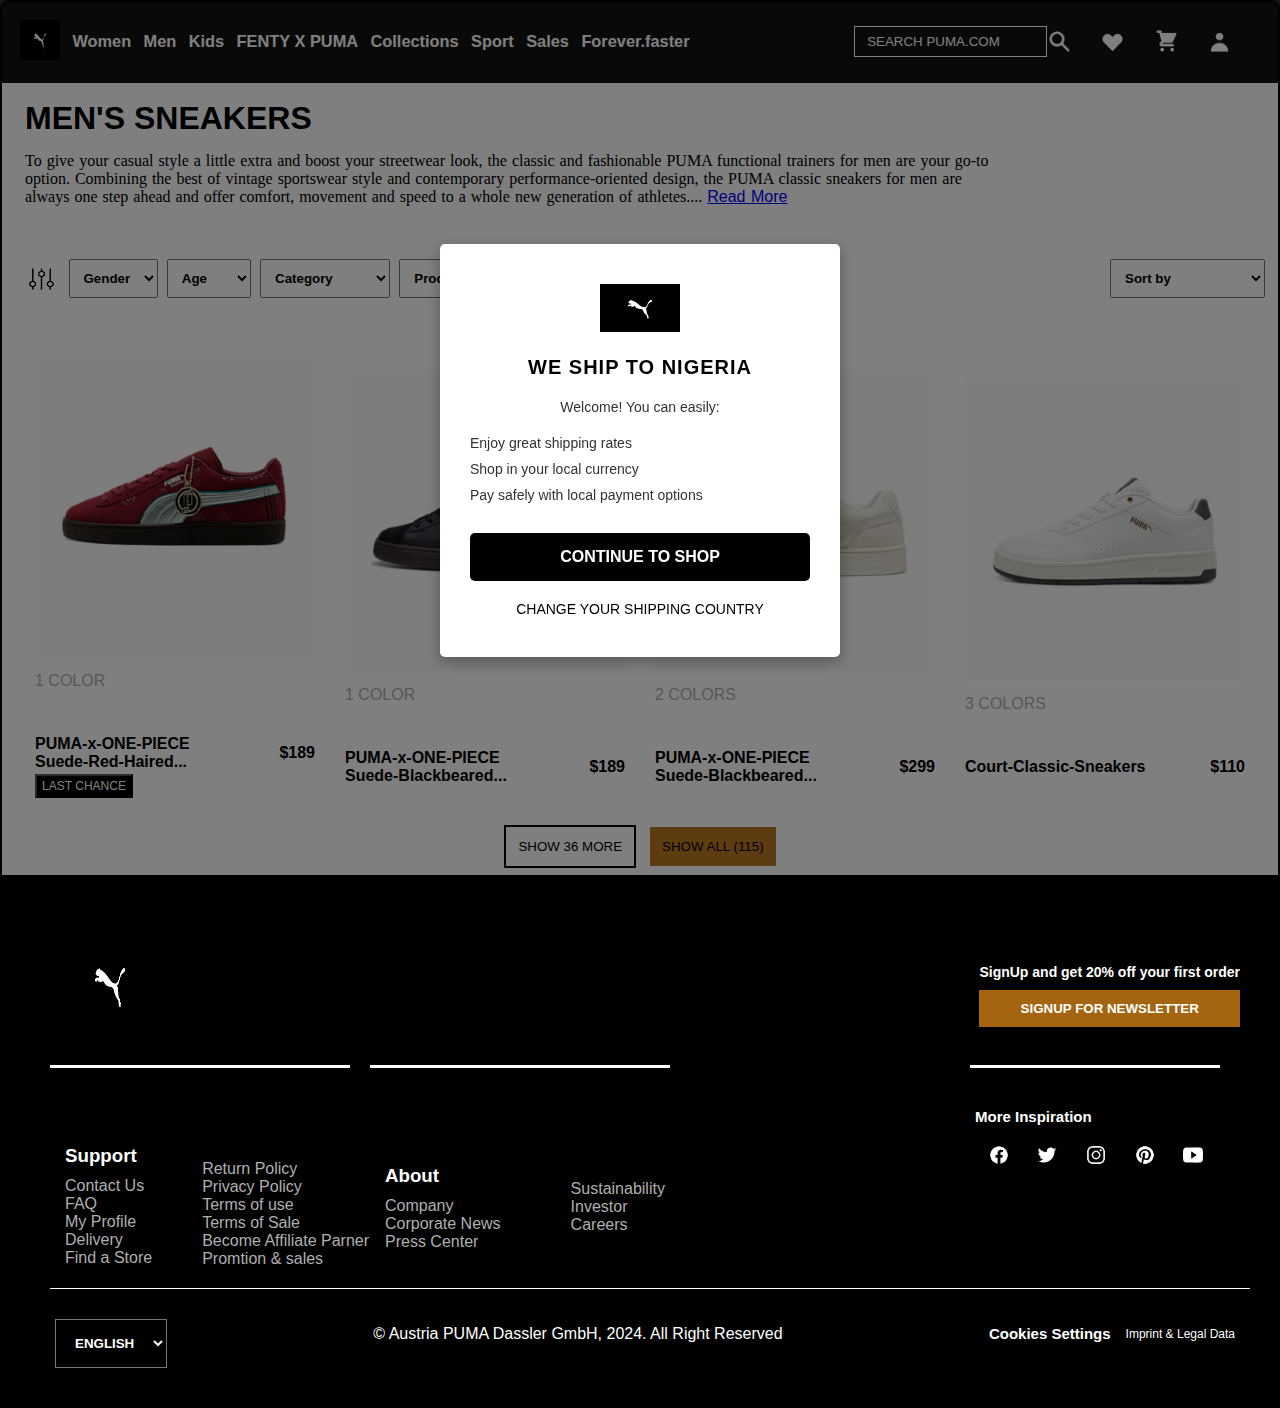
<file: index.html>
<!DOCTYPE html>
<html lang="en">
<head>
    <meta charset="UTF-8">
    <meta name="viewport" content="width=device-width, initial-scale=1.0">
    <title>Puma</title>
    <link rel="stylesheet" href="styles.css">
    <link rel="shortcut icon" href="puma.png">
</head>
<body>
    <div id="popupOverlay" class="overlay">
        <div class="popup">
          <img src="puma.png"  style="width: 80px; margin-bottom: 20px;">
          <h2>WE SHIP TO NIGERIA</h2>
          <p>Welcome! You can easily:</p>
          <ul style="text-align: left;">
            <li>Enjoy great shipping rates</li>
            <li>Shop in your local currency</li>
            <li>Pay safely with local payment options</li>
          </ul>
          <button onclick="hidePopup()">CONTINUE TO SHOP</button>
          <a href="#">CHANGE YOUR SHIPPING COUNTRY</a>
        </div>
      </div>

    <div class="container">
        <div class="main">
            <header>
        <nav class="Puma">
            <a href="C:\Users\BABS\Desktop\puma\home.html">
        <img src="puma.png" height="40px" width="40px">
    </a> 
    <div class="nav">
        <a href="women.html"><h3>Women</h3></a>
        <a href="men.html"><h3>Men</h3></a>
        <a href="kids.html"><h3>Kids</h3></a>
        <a href="fenty.html"><h3>FENTY X PUMA</h3>
        <a href="collection.html"><h3>Collections</h3></a>
        <a href="sport.html"> <h3>Sport</h3></a>
        <a href="sales.html"><h3>Sales</h3></a>
        <h3>Forever.faster</h3>
    </div>
   <div class="hamburger">
    <img src="menu.png" alt="">
   </div>
        </nav>
        <nav class="icon">
        <div class="search">
            <input type="search" id="search" placeholder="SEARCH PUMA.COM">
            <img src="search.png" alt="search" width="25px" height="25px" >
        </div>
        <img src="heart.png" alt="heart" width="25px" height="25px">
        <img src="shopping-cart.png" alt="shopping-cart" width="25px" height="25px">
        <img src="user.png"  alt="user" width="25px" height="25px">
    </nav>
    </header>
    <div class="price">
        <h1>Accepted Payment Method: Paypal and International Bank Cards</h1>
    </div>
    <div class="home">
        <ul>
            <li>Home</li>
            <li>Men</li>
            <li>Women</li>
            <li>Sneakers</li>
        </ul>
        <h1>MEN'S SNEAKERS</h1>
        <p>To give your casual style a little extra and boost your streetwear look, the classic and fashionable PUMA functional trainers for men are your go-to<br>
            option. Combining the best of vintage sportswear style and contemporary performance-oriented design, the PUMA classic sneakers for men are<br>
            always one step ahead and offer comfort, movement and speed  to a whole new generation of athletes....  <span id="readMoreBtn" class="toggle-btn" onclick="showContent()">Read More</span>
            <div id="hiddenContent" class="hidden-content">
             From understated silhouettes to those that <br>
            won't go unnoticed, finding the pair of sneakers you need has never been easier. Lightweight materials are designed to ensure maximum<br>
            breathing. The careful design of the soles is created to provide optimal grip and the padded collars allow extra comfort throughout the day.<br>
            Available in classic colour palettes or bold contemporary hues, you'll find the perfect pair of PUMA sneakers for any style. Functional shoes for<br>
            men can be extremely varied, whether you are looking for a pair of sneakers to accompany you on the court, at the gym or through the day. And if <br>
            you are looking for sneaker socks, check out our collection of sneaker socks. <span id="showLessBtn" class="toggle-btn" onclick="hideContent()">Show Less</span>
        </p>
            </div>
            
    </div>
    <hr>
    <div class="drops">
        <div class="drop">
        <img src="adjustments.png" width="35px" height="30px">
        <select id="gender" >
            <option> Gender</option>
            <option >Male</option>
            <option >Female</option>
        </select>

        <select id="Age" >
            <option>Age</option>
            <option>Adults</option>   
        </select>
        
        <select id="Category" >
        <option>Category</option>
        <option>Clothing [6]</option>
        <option>Accessory [1]</option>   
    </select>

    <select id="Product" >
    <option>Product-Type</option>
    <option>Hats [1]</option>   
</select>
  
<select id="Price">
    <option>Price</option>
    <option>#72,500-169,000</option>
</select>

<select id="Size" >
    <option>size</option>
    <option>L</option>
    <option>XL</option>
    <option>XXL</option>
</select>
</div>
<div class="drop1">
<select id="sort">
    <option>Sort by</option>
    <option>Price Low to High</option>
    <option>Price High to Low</option>
    <option>Top Seller</option>
    <option>New Arrival</option>
</select>
</div>
    </div>
    <section>
        <div class="windows">
        <div class="pumaxone">
            <img src="PUMA-x-ONE-PIECE-Suede-Red-Haired-Shanks-Sneakers-Unisex.avif" width="280px" height="300px">
            <p> 1 COLOR</p>
            <div class="price-shoe">
                <h4>PUMA-x-ONE-PIECE <br> Suede-Red-Haired...</h4>
                <h4>$189</h4>
            </div>
            <button>LAST CHANCE</button>
            </div>
       
        
            <div class="puma x two">
                <img src="PUMA-x-ONE-PIECE-Suede-Blackbeard-Teech-Sneakers-Unisex.avif" width="280px" height="300px">
                <p> 1 COLOR</p>
                <div class="price-shoe">
                    <h4>PUMA-x-ONE-PIECE <br> Suede-Blackbeared...</h4>
                    <h4>$189</h4>
                </div>
            </div>
                <div class="puma x three">
                    <img src="Suede-XL-Rope-Sneakers-Unisex.avif" width="280 x" height="300px">
                    <p> 2 COLORS</p>
                    <div class="price-shoe">
                        <h4>PUMA-x-ONE-PIECE <br> Suede-Blackbeared...</h4>
                        <h4>$299</h4>
                    </div>
                </div>
                

                    <div class="puma x four">
                        <img src="Court-Classic-Sneakers.avif" width="280px" height="300px">
                        <p> 3 COLORS </p>
                        <div class="price-shoe">
                            <h4>Court-Classic-Sneakers</h4>
                            <h4>$110</h4>
                        </div>
                        </div>
        </div>
           <div class="lasTPart">
            <button id="one">SHOW 36 MORE</button>
            <button id="two">SHOW ALL (115)</button>
           </div>         
    </section>
    <footer>
        <div class="sign">
      <img src="puma.png" height="100px" width="100px">
      <div class="up">
      <h3>SignUp and get 20% off your first order</h3>
      <button id="news">SIGNUP FOR NEWSLETTER</button>
    </div>
    </div>
      <div class="hr">
        <hr>
        <hr>
        <div class="social">
         <div class="start">
            <hr>
            <h4>More Inspiration</h4>
        </div>
            <div class="socialMedia">
                <img src="logo-facebook.png" alt="facebook">
                <img src="logo-twitter.png" alt="twitter">
                <img src="logo-instagram.png" alt="instagram">
                <img src="logo-pinterest.png" alt="printest">
                <img src="logo-youtube.png" alt="youtube">
            </div>
        </div>
      </div>
      <div class="All">
      <div class="Support">
      <div class="Support1">
      <h3>Support</h3>
      <p>Contact Us</p>
      <p>FAQ</p>
      <p>My Profile</p>
      <p>Delivery</p>
      <p>Find a Store</p>
    </div>
    <div class="Support2"> 
        <p>Return Policy</p>
        <p>Privacy Policy</p>
        <p>Terms of use</p>
        <p>Terms of Sale</p>
        <p>Become Affiliate Parner</p>
        <p>Promtion & sales </p>
    </div>
    </div> 
    <div class="About">
    <div class="About1">
        <h3>About</h3>
        <p>Company</p>
        <p>Corporate News</p>
        <p>Press Center</p>
    </div>
    <div class="About2">
        <p>Sustainability</p>
        <p>Investor</p>
        <p>Careers</p>
    </div>
    </div>
    </div>
    <div class="last">
    <hr>
</div>
     <div class="lastPart">
        <select>
            <option id="english">ENGLISH</option>
        </select>
        <p>&copy Austria PUMA Dassler GmbH, 2024. All Right Reserved</p>
        <div class="cookies">
            <h2>Cookies Settings</h2>
            <p>Imprint & Legal Data</p>
        </div>
     </div>
    </footer>
    </div>
    </div>
    <script>
          // Function to show the popup
    function showPopup() {
      document.getElementById('popupOverlay').style.display = 'flex';
    }

    // Function to hide the popup
    function hidePopup() {
      document.getElementById('popupOverlay').style.display = 'none';
    }

    // Automatically show the popup when the page loads
    window.onload = function() {
      showPopup();

      // Automatically hide the popup after 5 seconds (5000 milliseconds)
      setTimeout(hidePopup, 5000);
    };

    // Function to show the hidden content and hide the "Read More" button
    function showContent() {
            var hiddenContent = document.getElementById("hiddenContent");
            var readMoreBtn = document.getElementById("readMoreBtn");

            hiddenContent.style.display = "block"; // Show the hidden content
            readMoreBtn.style.display = "none"; // Hide the "Read More" button
        }

        // Function to hide the content and show the "Read More" button again
        function hideContent() {
            var hiddenContent = document.getElementById("hiddenContent");
            var readMoreBtn = document.getElementById("readMoreBtn");

            hiddenContent.style.display = "none"; // Hide the content
            readMoreBtn.style.display = "inline"; // Show the "Read More" button again
        }
      </script>
</body>
</html>
</file>
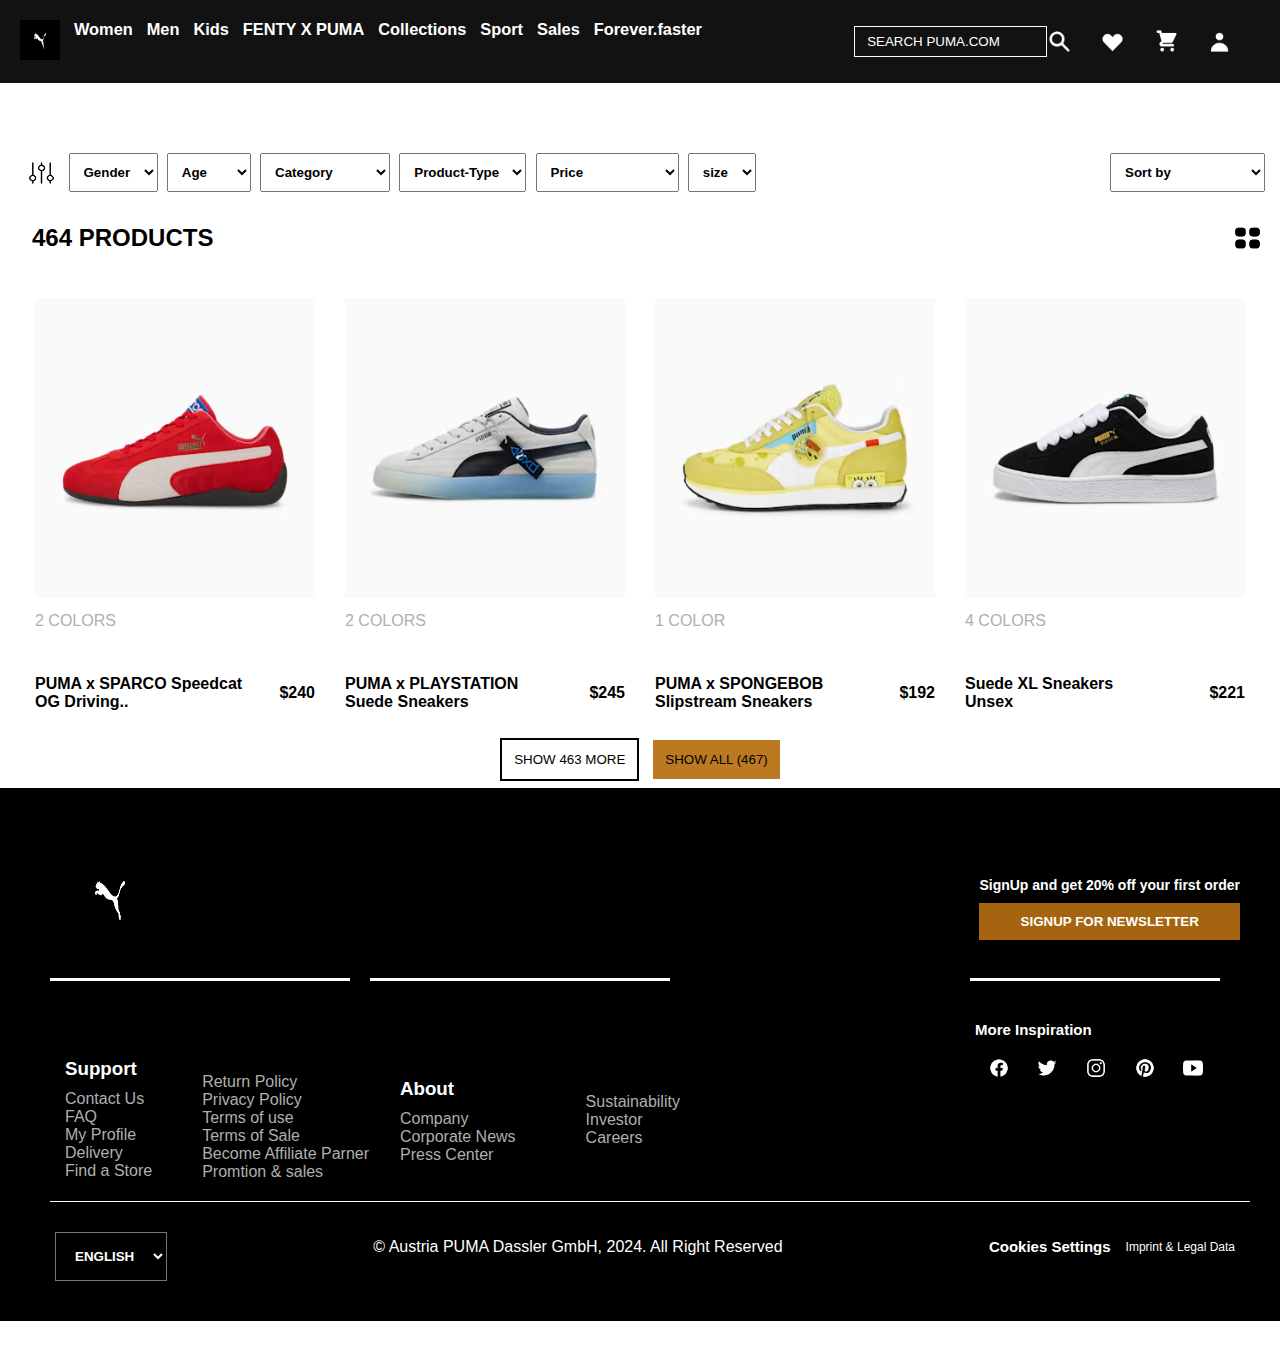
<file: collection.html>
<!DOCTYPE html>
<html lang="en">
<head>
    <meta charset="UTF-8">
    <meta name="viewport" content="width=device-width, initial-scale=1.0">
    <title>FENTY X PUMA</title>
    <link rel="stylesheet" href="collection.css">
    <link rel="shortcut icon" href="puma.png">
</head>
<body>
   <!-- <div id="popupOverlay" class="overlay">
        <div class="popup">
          <img src="puma.png"  style="width: 80px; margin-bottom: 20px;">
          <h2>WE SHIP TO NIGERIA</h2>
          <p>Welcome! You can easily:</p>
          <ul style="text-align: left;">
            <li>Enjoy great shipping rates</li>
            <li>Shop in your local currency</li>
            <li>Pay safely with local payment options</li>
          </ul>
          <button>CONTINUE TO SHOP</button>
          <a href="#">CHANGE YOUR SHIPPING COUNTRY</a>
        </div>
      </div>-->

    <div class="container">
        <div class="main">
            <header>
        <nav class="Puma">
            <a href="C:\Users\BABS\Desktop\puma\home.html">
        <img src="puma.png" height="40px" width="40px">
    </a> 
            <a href="C:\Users\BABS\Desktop\puma\women.html"><h3>Women</h3></a>
            <a href="C:\Users\BABS\Desktop\puma\men.html"><h3>Men</h3></a>
            <a href="C:\Users\BABS\Desktop\puma\kids.html"><h3>Kids</h3></a>
            <a href="C:\Users\BABS\Desktop\puma\fenty.html"><h3>FENTY X PUMA</h3></a>
            <a href="C:\Users\BABS\Desktop\puma\collection.html"><h3>Collections</h3></a>
            <a href="C:\Users\BABS\Desktop\puma\sport.html"> <h3>Sport</h3></a>
            <a href="C:\Users\BABS\Desktop\puma\sales.html"><h3>Sales</h3></a>
            <h3>Forever.faster</h3>
        </nav>
        <nav class="icon">
        <div class="search">
            <input type="search" id="search" placeholder="SEARCH PUMA.COM">
            <img src="search.png" alt="search" width="25px" height="25px" >
        </div>
        <img src="heart.png" alt="heart" width="25px" height="25px">
        <img src="shopping-cart.png" alt="shopping-cart" width="25px" height="25px">
        <img src="user.png"  alt="user" width="25px" height="25px">
    </nav>
    </header>
    <div class="price">
        <h1>Accepted Payment Method: Paypal and International Bank Cards</h1>
    </div>
    <div class="home">
        <ul>
            <li>Home</li>
            <li>Men</li>
            <li>Women</li>
            <li>Sneakers</li>
        </ul>       
    </div>
    <hr>
    <div class="drops">
        <div class="drop">
        <img src="adjustments.png" width="35px" height="30px">
        <select id="gender" >
            <option> Gender</option>
            <option >Male</option>
            <option >Female</option>
        </select>

        <select id="Age" >
            <option>Age</option>
            <option>Adults</option>   
        </select>
        
        <select id="Category" >
        <option>Category</option>
        <option>Clothing [6]</option>
        <option>Accessory [1]</option>   
    </select>

    <select id="Product" >
    <option>Product-Type</option>
    <option>Hats [1]</option>   
</select>
  
<select id="Price">
    <option>Price</option>
    <option>#72,500-169,000</option>
</select>

<select id="Size" >
    <option>size</option>
    <option>L</option>
    <option>XL</option>
    <option>XXL</option>
</select>
</div>
<div class="drop1">
<select id="sort">
    <option>Sort by</option>
    <option>Price Low to High</option>
    <option>Price High to Low</option>
    <option>Top Seller</option>
    <option>New Arrival</option>
</select>
</div>
    </div>
    <section>
        <div class="Product">
            <h2>464 PRODUCTS</h2>
            <img src="view-grid.png" width="35px" height="30px">
              
        </div>
        <div class="windows">
        <div class="pumaxone">
            <img src="PUMA-x-SPARCO-Speedcat-OG-Driving-Shoes.avif" width="280px" height="300px">
            <p> 2 COLORS</p>
            <div class="price-shoe">
                <h4>PUMA x SPARCO Speedcat<br>OG Driving..</h4>
                <h4>$240</h4>
            </div> 
            </div>
       
        
            <div class="puma x two">
                <img src="PUMA-x-PLAYSTATION-Suede-Sneakers.avif" width="280px" height="300px">
                <p> 2 COLORS</p>
                <div class="price-shoe">
                    <h4>PUMA x PLAYSTATION<br>Suede Sneakers</h4>
                    <h4>$245</h4>
                </div>
            </div>
                <div class="puma x three">
                    <img src="PUMA-x-SPONGEBOB-Future-Rider-Sneakers.avif" width="280 x" height="300px">
                    <p> 1 COLOR</p>
                    <div class="price-shoe">
                        <h4>PUMA x SPONGEBOB <br>Slipstream Sneakers</h4>
                        <h4>$192</h4>
                    </div>
                </div>
                

                    <div class="puma x four">
                        <img src="Suede-XL-Sneakers-Unisex.avif" width="280px" height="300px">
                        <p> 4 COLORS</p>
                        <div class="price-shoe">
                            <h4>Suede XL Sneakers<br>Unsex</h4>
                            <h4>$221</h4>
                        </div>
                        </div>
        </div>
        <div class="lasTPart">
        <button id="one">SHOW 463 MORE</button>
        <button id="two">SHOW ALL (467)</button>
       </div>  
    </section>
    <footer>
        <div class="sign">
      <img src="puma.png" height="100px" width="100px">
      <div class="up">
      <h3>SignUp and get 20% off your first order</h3>
      <button id="news">SIGNUP FOR NEWSLETTER</button>
    </div>
    </div>
      <div class="hr">
        <hr>
        <hr>
        <div class="social">
         <div class="start">
            <hr>
            <h4>More Inspiration</h4>
        </div>
            <div class="socialMedia">
                <img src="logo-facebook.png" alt="facebook">
                <img src="logo-twitter.png" alt="twitter">
                <img src="logo-instagram.png" alt="instagram">
                <img src="logo-pinterest.png" alt="printest">
                <img src="logo-youtube.png" alt="youtube">
            </div>
        </div>
      </div>
      <div class="All">
      <div class="Support">
      <div class="Support1">
      <h3>Support</h3>
      <p>Contact Us</p>
      <p>FAQ</p>
      <p>My Profile</p>
      <p>Delivery</p>
      <p>Find a Store</p>
    </div>
    <div class="Support2"> 
        <p>Return Policy</p>
        <p>Privacy Policy</p>
        <p>Terms of use</p>
        <p>Terms of Sale</p>
        <p>Become Affiliate Parner</p>
        <p>Promtion & sales </p>
    </div>
    </div> 
    <div class="About">
    <div class="About1">
        <h3>About</h3>
        <p>Company</p>
        <p>Corporate News</p>
        <p>Press Center</p>
    </div>
    <div class="About2">
        <p>Sustainability</p>
        <p>Investor</p>
        <p>Careers</p>
    </div>
    </div>
    </div>
    <div class="last">
    <hr>
</div>
     <div class="lastPart">
        <select>
            <option id="english">ENGLISH</option>
        </select>
        <p>&copy Austria PUMA Dassler GmbH, 2024. All Right Reserved</p>
        <div class="cookies">
            <h2>Cookies Settings</h2>
            <p>Imprint & Legal Data</p>
        </div>
     </div>
    </footer>
    </div>
    </div>
   <!--- <script>
          // Function to show the popup
    function showPopup() {
      document.getElementById('popupOverlay').style.display = 'flex';
    }

    // Function to hide the popup
    function hidePopup() {
      document.getElementById('popupOverlay').style.display = 'none';
    }

    // Automatically show the popup when the page loads
    window.onload = function() {
      showPopup();

      // Automatically hide the popup after 5 seconds (5000 milliseconds)
      setTimeout(hidePopup, 5000);
    };

    // Function to show the hidden content and hide the "Read More" button
    function showContent() {
            var hiddenContent = document.getElementById("hiddenContent");
            var readMoreBtn = document.getElementById("readMoreBtn");

            hiddenContent.style.display = "block"; // Show the hidden content
            readMoreBtn.style.display = "none"; // Hide the "Read More" button
        }

        // Function to hide the content and show the "Read More" button again
        function hideContent() {
            var hiddenContent = document.getElementById("hiddenContent");
            var readMoreBtn = document.getElementById("readMoreBtn");

            hiddenContent.style.display = "none"; // Hide the content
            readMoreBtn.style.display = "inline"; // Show the "Read More" button again
        }
      </script>-->
</body>
</html>
</file>
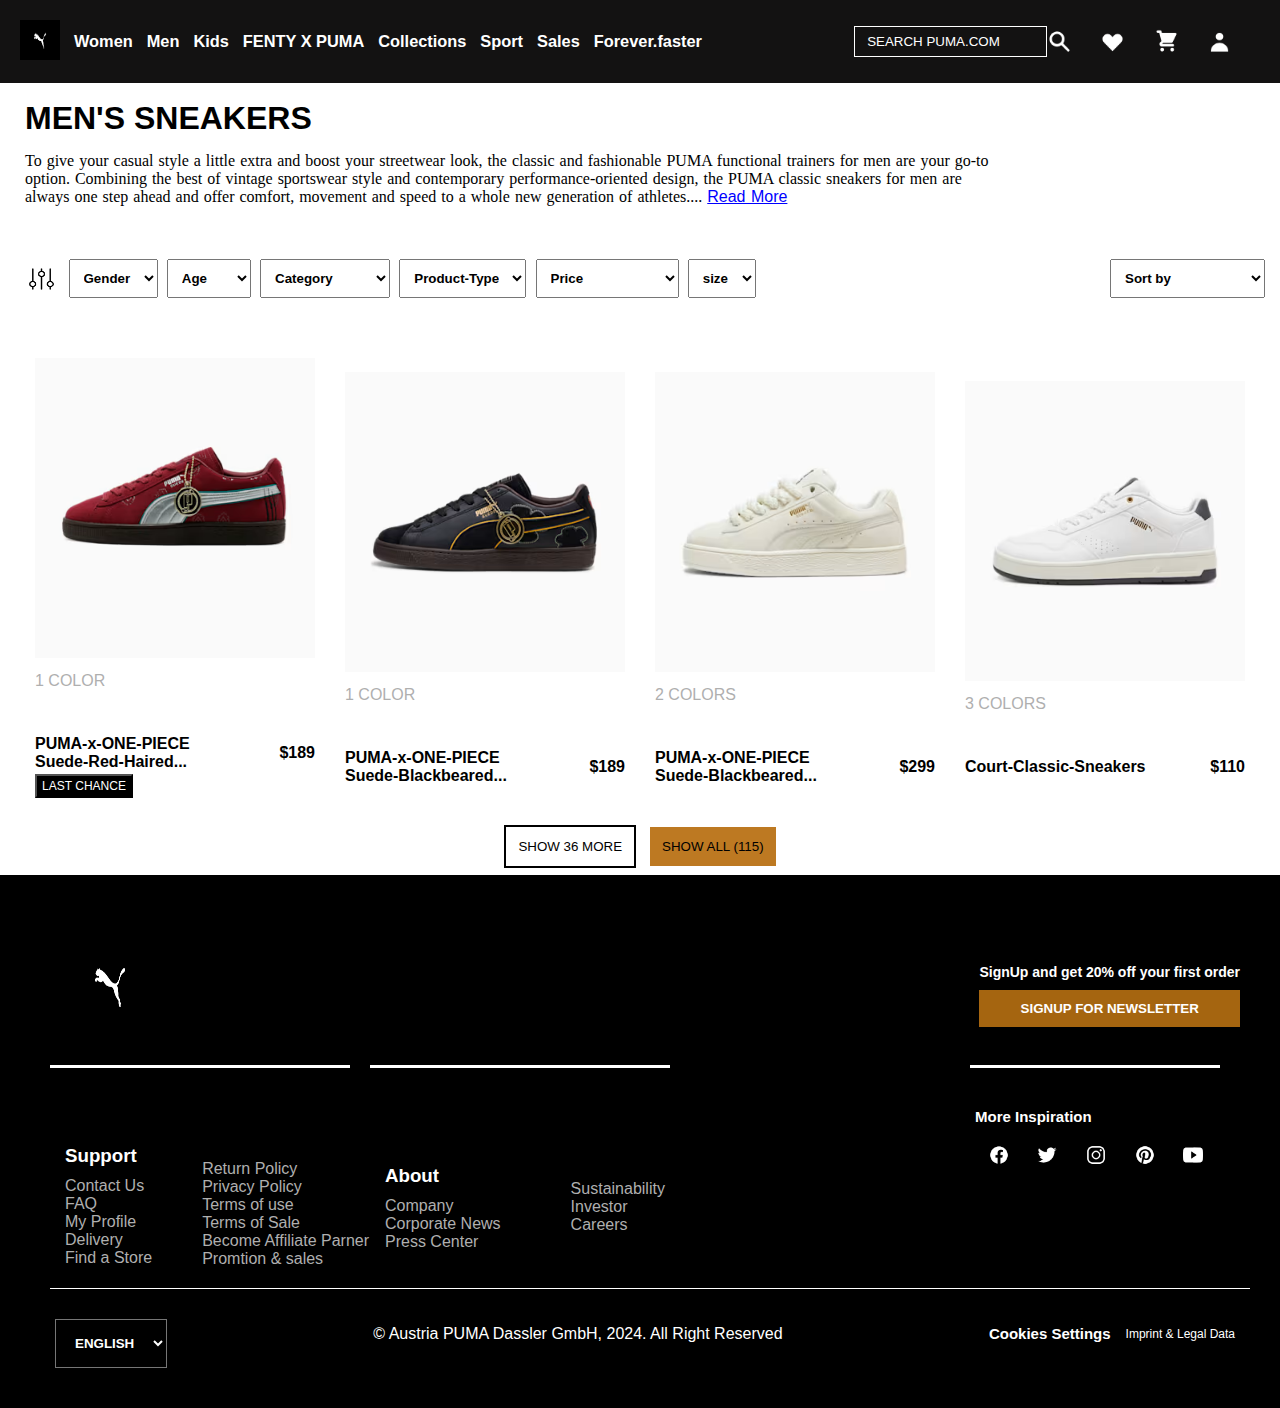
<file: fenty x puma.html>
<!DOCTYPE html>
<html lang="en">
<head>
    <meta charset="UTF-8">
    <meta name="viewport" content="width=device-width, initial-scale=1.0">
    <title>Puma</title>
    <link rel="stylesheet" href="styles.css">
    <link rel="shortcut icon" href="puma.png">
</head>
<body>
    <div id="popupOverlay" class="overlay">
        <div class="popup">
          <img src="puma.png"  style="width: 80px; margin-bottom: 20px;">
          <h2>WE SHIP TO NIGERIA</h2>
          <p>Welcome! You can easily:</p>
          <ul style="text-align: left;">
            <li>Enjoy great shipping rates</li>
            <li>Shop in your local currency</li>
            <li>Pay safely with local payment options</li>
          </ul>
          <button onclick="hidePopup()">CONTINUE TO SHOP</button>
          <a href="#">CHANGE YOUR SHIPPING COUNTRY</a>
        </div>
      </div>

    <div class="container">
        <div class="main">
            <header>
        <nav class="Puma">
            <a href="C:\Users\BABS\Desktop\puma\home.html">
        <img src="puma.png" height="40px" width="40px">
    </a> 
            <a href="C:\Users\BABS\Desktop\puma\women.html"><h3>Women</h3></a>
            <a href="C:\Users\BABS\Desktop\puma\men.html"><h3>Men</h3></a>
            <a href="C:\Users\BABS\Desktop\puma\kids.html"><h3>Kids</h3></a>
            <a href="C:\Users\BABS\Desktop\puma\fenty.html"><h3>FENTY X PUMA</h3></a>
            <a href="C:\Users\BABS\Desktop\puma\collection.html"><h3>Collections</h3></a>
            <h3>Sport</h3>
            <h3>Sales</h3>
            <h3>Forever.faster</h3>
        </nav>
        <nav class="icon">
        <div class="search">
            <input type="search" id="search" placeholder="SEARCH PUMA.COM">
            <img src="search.png" alt="search" width="25px" height="25px" >
        </div>
        <img src="heart.png" alt="heart" width="25px" height="25px">
        <img src="shopping-cart.png" alt="shopping-cart" width="25px" height="25px">
        <img src="user.png"  alt="user" width="25px" height="25px">
    </nav>
    </header>
    <div class="price">
        <h1>Accepted Payment Method: Paypal and International Bank Cards</h1>
    </div>
    <div class="home">
        <ul>
            <li>Home</li>
            <li>Men</li>
            <li>Women</li>
            <li>Sneakers</li>
        </ul>
        <h1>MEN'S SNEAKERS</h1>
        <p>To give your casual style a little extra and boost your streetwear look, the classic and fashionable PUMA functional trainers for men are your go-to<br>
            option. Combining the best of vintage sportswear style and contemporary performance-oriented design, the PUMA classic sneakers for men are<br>
            always one step ahead and offer comfort, movement and speed  to a whole new generation of athletes....  <span id="readMoreBtn" class="toggle-btn" onclick="showContent()">Read More</span>
            <div id="hiddenContent" class="hidden-content">
             From understated silhouettes to those that <br>
            won't go unnoticed, finding the pair of sneakers you need has never been easier. Lightweight materials are designed to ensure maximum<br>
            breathing. The careful design of the soles is created to provide optimal grip and the padded collars allow extra comfort throughout the day.<br>
            Available in classic colour palettes or bold contemporary hues, you'll find the perfect pair of PUMA sneakers for any style. Functional shoes for<br>
            men can be extremely varied, whether you are looking for a pair of sneakers to accompany you on the court, at the gym or through the day. And if <br>
            you are looking for sneaker socks, check out our collection of sneaker socks. <span id="showLessBtn" class="toggle-btn" onclick="hideContent()">Show Less</span>
        </p>
            </div>
            
    </div>
    <hr>
    <div class="drops">
        <div class="drop">
        <img src="adjustments.png" width="35px" height="30px">
        <select id="gender" >
            <option> Gender</option>
            <option >Male</option>
            <option >Female</option>
        </select>

        <select id="Age" >
            <option>Age</option>
            <option>Adults</option>   
        </select>
        
        <select id="Category" >
        <option>Category</option>
        <option>Clothing [6]</option>
        <option>Accessory [1]</option>   
    </select>

    <select id="Product" >
    <option>Product-Type</option>
    <option>Hats [1]</option>   
</select>
  
<select id="Price">
    <option>Price</option>
    <option>#72,500-169,000</option>
</select>

<select id="Size" >
    <option>size</option>
    <option>L</option>
    <option>XL</option>
    <option>XXL</option>
</select>
</div>
<div class="drop1">
<select id="sort">
    <option>Sort by</option>
    <option>Price Low to High</option>
    <option>Price High to Low</option>
    <option>Top Seller</option>
    <option>New Arrival</option>
</select>
</div>
    </div>
    <section>
        <div class="windows">
        <div class="pumaxone">
            <img src="PUMA-x-ONE-PIECE-Suede-Red-Haired-Shanks-Sneakers-Unisex.avif" width="280px" height="300px">
            <p> 1 COLOR</p>
            <div class="price-shoe">
                <h4>PUMA-x-ONE-PIECE <br> Suede-Red-Haired...</h4>
                <h4>$189</h4>
            </div>
            <button>LAST CHANCE</button>
            </div>
       
        
            <div class="puma x two">
                <img src="PUMA-x-ONE-PIECE-Suede-Blackbeard-Teech-Sneakers-Unisex.avif" width="280px" height="300px">
                <p> 1 COLOR</p>
                <div class="price-shoe">
                    <h4>PUMA-x-ONE-PIECE <br> Suede-Blackbeared...</h4>
                    <h4>$189</h4>
                </div>
            </div>
                <div class="puma x three">
                    <img src="Suede-XL-Rope-Sneakers-Unisex.avif" width="280 x" height="300px">
                    <p> 2 COLORS</p>
                    <div class="price-shoe">
                        <h4>PUMA-x-ONE-PIECE <br> Suede-Blackbeared...</h4>
                        <h4>$299</h4>
                    </div>
                </div>
                

                    <div class="puma x four">
                        <img src="Court-Classic-Sneakers.avif" width="280px" height="300px">
                        <p> 3 COLORS </p>
                        <div class="price-shoe">
                            <h4>Court-Classic-Sneakers</h4>
                            <h4>$110</h4>
                        </div>
                        </div>
        </div>
           <div class="lasTPart">
            <button id="one">SHOW 36 MORE</button>
            <button id="two">SHOW ALL (115)</button>
           </div>         
    </section>
    <footer>
        <div class="sign">
      <img src="puma.png" height="100px" width="100px">
      <div class="up">
      <h3>SignUp and get 20% off your first order</h3>
      <button id="news">SIGNUP FOR NEWSLETTER</button>
    </div>
    </div>
      <div class="hr">
        <hr>
        <hr>
        <div class="social">
         <div class="start">
            <hr>
            <h4>More Inspiration</h4>
        </div>
            <div class="socialMedia">
                <img src="logo-facebook.png" alt="facebook">
                <img src="logo-twitter.png" alt="twitter">
                <img src="logo-instagram.png" alt="instagram">
                <img src="logo-pinterest.png" alt="printest">
                <img src="logo-youtube.png" alt="youtube">
            </div>
        </div>
      </div>
      <div class="All">
      <div class="Support">
      <div class="Support1">
      <h3>Support</h3>
      <p>Contact Us</p>
      <p>FAQ</p>
      <p>My Profile</p>
      <p>Delivery</p>
      <p>Find a Store</p>
    </div>
    <div class="Support2"> 
        <p>Return Policy</p>
        <p>Privacy Policy</p>
        <p>Terms of use</p>
        <p>Terms of Sale</p>
        <p>Become Affiliate Parner</p>
        <p>Promtion & sales </p>
    </div>
    </div> 
    <div class="About">
    <div class="About1">
        <h3>About</h3>
        <p>Company</p>
        <p>Corporate News</p>
        <p>Press Center</p>
    </div>
    <div class="About2">
        <p>Sustainability</p>
        <p>Investor</p>
        <p>Careers</p>
    </div>
    </div>
    </div>
    <div class="last">
    <hr>
</div>
     <div class="lastPart">
        <select>
            <option id="english">ENGLISH</option>
        </select>
        <p>&copy Austria PUMA Dassler GmbH, 2024. All Right Reserved</p>
        <div class="cookies">
            <h2>Cookies Settings</h2>
            <p>Imprint & Legal Data</p>
        </div>
     </div>
    </footer>
    </div>
    </div>
  <!---  <script>
          // Function to show the popup
    function showPopup() {
      document.getElementById('popupOverlay').style.display = 'flex';
    }

    // Function to hide the popup
    function hidePopup() {
      document.getElementById('popupOverlay').style.display = 'none';
    }

    // Automatically show the popup when the page loads
    window.onload = function() {
      showPopup();

      // Automatically hide the popup after 5 seconds (5000 milliseconds)
      setTimeout(hidePopup, 5000);
    };

    // Function to show the hidden content and hide the "Read More" button
    function showContent() {
            var hiddenContent = document.getElementById("hiddenContent");
            var readMoreBtn = document.getElementById("readMoreBtn");

            hiddenContent.style.display = "block"; // Show the hidden content
            readMoreBtn.style.display = "none"; // Hide the "Read More" button
        }

        // Function to hide the content and show the "Read More" button again
        function hideContent() {
            var hiddenContent = document.getElementById("hiddenContent");
            var readMoreBtn = document.getElementById("readMoreBtn");

            hiddenContent.style.display = "none"; // Hide the content
            readMoreBtn.style.display = "inline"; // Show the "Read More" button again
        }
      </script>-->
</body>
</html>
</file>
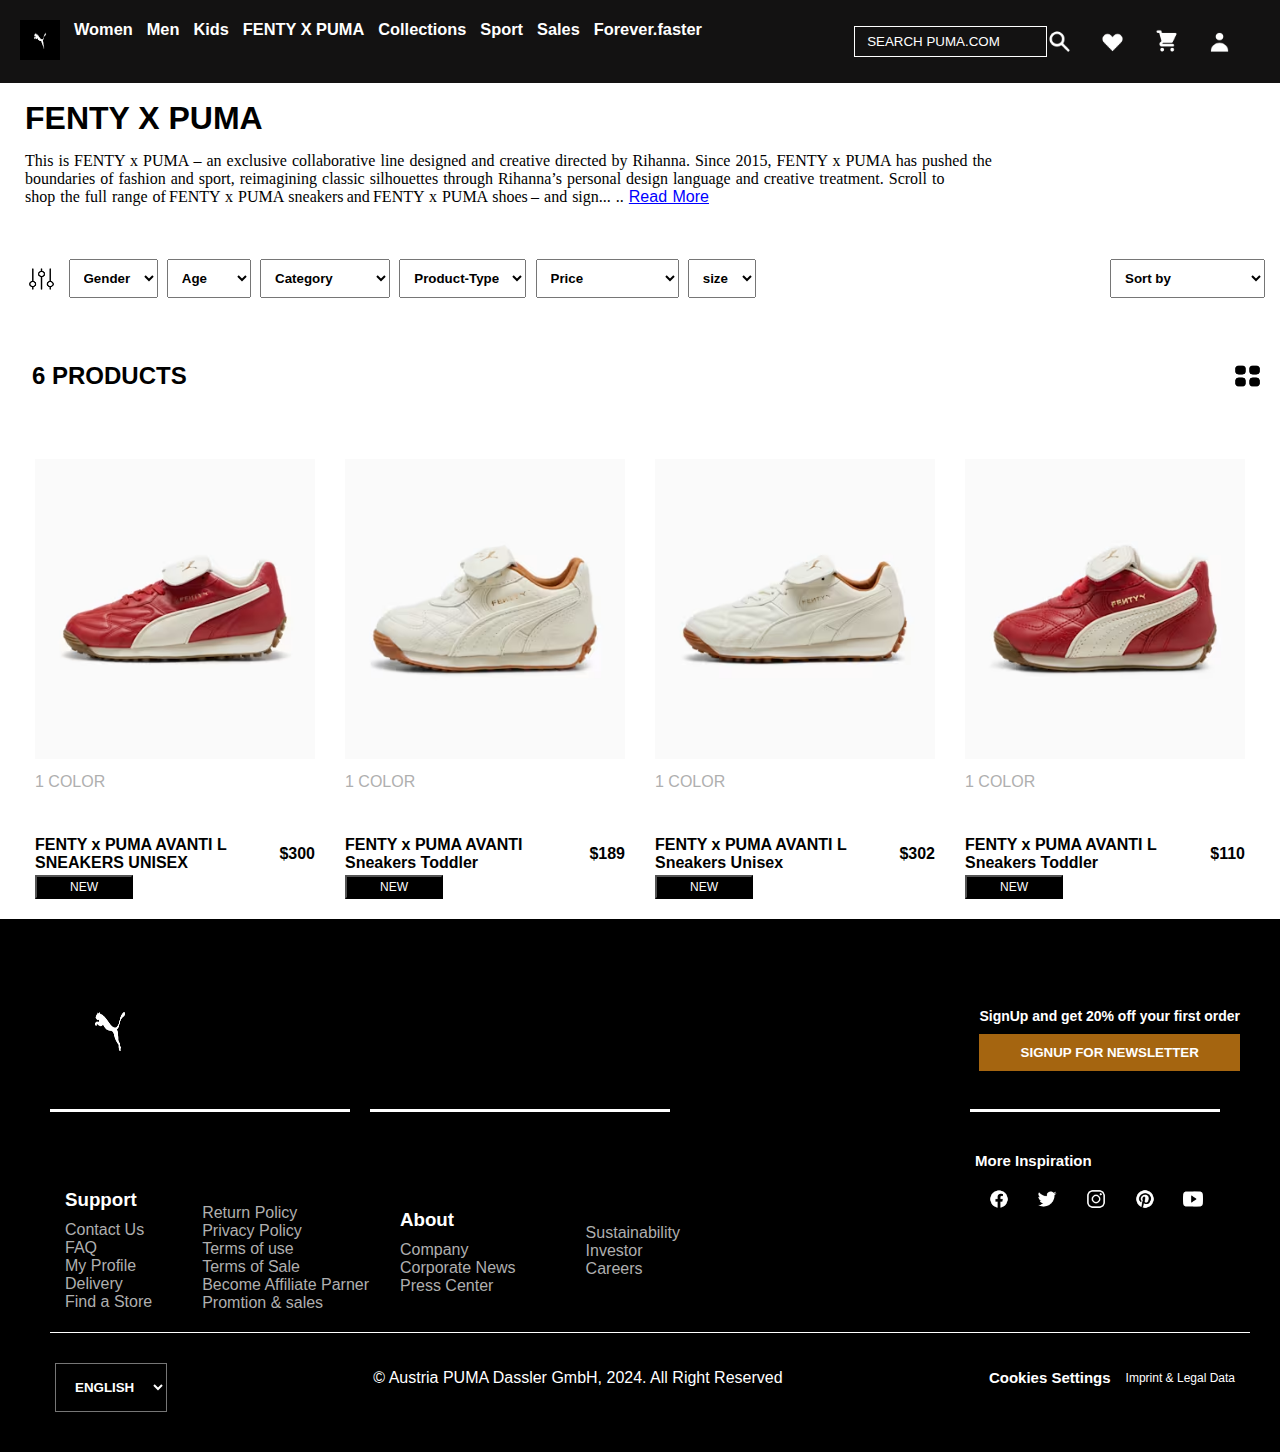
<file: fenty.html>
<!DOCTYPE html>
<html lang="en">
<head>
    <meta charset="UTF-8">
    <meta name="viewport" content="width=device-width, initial-scale=1.0">
    <title>FENTY X PUMA</title>
    <link rel="stylesheet" href="fenty x puma.css">
    <link rel="shortcut icon" href="puma.png">
</head>
<body>
   <!-- <div id="popupOverlay" class="overlay">
        <div class="popup">
          <img src="puma.png"  style="width: 80px; margin-bottom: 20px;">
          <h2>WE SHIP TO NIGERIA</h2>
          <p>Welcome! You can easily:</p>
          <ul style="text-align: left;">
            <li>Enjoy great shipping rates</li>
            <li>Shop in your local currency</li>
            <li>Pay safely with local payment options</li>
          </ul>
          <button>CONTINUE TO SHOP</button>
          <a href="#">CHANGE YOUR SHIPPING COUNTRY</a>
        </div>
      </div>-->

    <div class="container">
        <div class="main">
            <header>
        <nav class="Puma">
            <a href="C:\Users\BABS\Desktop\puma\home.html">
        <img src="puma.png" height="40px" width="40px">
    </a> 
            <a href="C:\Users\BABS\Desktop\puma\women.html"><h3>Women</h3></a>
            <a href="C:\Users\BABS\Desktop\puma\men.html"><h3>Men</h3></a>
            <a href="C:\Users\BABS\Desktop\puma\kids.html"><h3>Kids</h3></a>
            <a href="C:\Users\BABS\Desktop\puma\fenty.html"><h3>FENTY X PUMA</h3></a>
            <a href="C:\Users\BABS\Desktop\puma\collection.html"><h3>Collections</h3></a>
            <a href="C:\Users\BABS\Desktop\puma\sport.html"> <h3>Sport</h3></a>
            <a href="C:\Users\BABS\Desktop\puma\sales.html"><h3>Sales</h3></a>
            <h3>Forever.faster</h3>
        </nav>
        <nav class="icon">
        <div class="search">
            <input type="search" id="search" placeholder="SEARCH PUMA.COM">
            <img src="search.png" alt="search" width="25px" height="25px" >
        </div>
        <img src="heart.png" alt="heart" width="25px" height="25px">
        <img src="shopping-cart.png" alt="shopping-cart" width="25px" height="25px">
        <img src="user.png"  alt="user" width="25px" height="25px">
    </nav>
    </header>
    <div class="price">
        <h1>Accepted Payment Method: Paypal and International Bank Cards</h1>
    </div>
    <div class="home">
        <ul>
            <li>Home</li>
            <li>Men</li>
            <li>Women</li>
            <li>Sneakers</li>
        </ul>
        <h1>FENTY X PUMA</h1>
        <p>This is FENTY x PUMA – an exclusive collaborative line designed and creative directed by Rihanna. Since 2015, FENTY x PUMA has pushed the<br>
            boundaries of fashion and sport, reimagining classic silhouettes through Rihanna’s personal design language and creative treatment. Scroll to<br>
            shop the full range of FENTY x PUMA sneakers and FENTY x PUMA shoes – and sign... ..  <span id="readMoreBtn" class="toggle-btn" onclick="showContent()">Read More</span>
            <div id="hiddenContent" class="hidden-content">
             From understated silhouettes to those that <br>
            won't go unnoticed, finding the pair of sneakers you need has never been easier. Lightweight materials are designed to ensure maximum<br>
            breathing. The careful design of the soles is created to provide optimal grip and the padded collars allow extra comfort throughout the day.<br>
            Available in classic colour palettes or bold contemporary hues, you'll find the perfect pair of PUMA sneakers for any style. Functional shoes for<br>
            men can be extremely varied, whether you are looking for a pair of sneakers to accompany you on the court, at the gym or through the day. And if <br>
            you are looking for sneaker socks, check out our collection of sneaker socks. <span id="showLessBtn" class="toggle-btn" onclick="hideContent()">Show Less</span>
        </p>
            </div>
            
    </div>
    <hr>
    <div class="drops">
        <div class="drop">
        <img src="adjustments.png" width="35px" height="30px">
        <select id="gender" >
            <option> Gender</option>
            <option >Male</option>
            <option >Female</option>
        </select>

        <select id="Age" >
            <option>Age</option>
            <option>Adults</option>   
        </select>
        
        <select id="Category" >
        <option>Category</option>
        <option>Clothing [6]</option>
        <option>Accessory [1]</option>   
    </select>

    <select id="Product" >
    <option>Product-Type</option>
    <option>Hats [1]</option>   
</select>
  
<select id="Price">
    <option>Price</option>
    <option>#72,500-169,000</option>
</select>

<select id="Size" >
    <option>size</option>
    <option>L</option>
    <option>XL</option>
    <option>XXL</option>
</select>
</div>
<div class="drop1">
<select id="sort">
    <option>Sort by</option>
    <option>Price Low to High</option>
    <option>Price High to Low</option>
    <option>Top Seller</option>
    <option>New Arrival</option>
</select>
</div>
    </div>
    <section>
        <div class="Product">
            <h2>6 PRODUCTS</h2>
            <img src="view-grid.png" width="35px" height="30px">
              
        </div>
        <div class="windows">
        <div class="pumaxone">
            <img src="FENTY-x-PUMA-AVANTI-L-Sneakers-Unisex.avif" width="280px" height="300px">
            <p> 1 COLOR</p>
            <div class="price-shoe">
                <h4>FENTY x PUMA AVANTI L <br> SNEAKERS UNISEX</h4>
                <h4>$300</h4>
            </div>
            <button>NEW</button>
            </div>
       
        
            <div class="puma x two">
                <img src="FENTY-x-PUMA-AVANTI-VL-Sneakers-Toddler.avif" width="280px" height="300px">
                <p> 1 COLOR</p>
                <div class="price-shoe">
                    <h4>FENTY x PUMA AVANTI <br>Sneakers Toddler</h4>
                    <h4>$189</h4>
                </div>
                <button>NEW</button>
            </div>
                <div class="puma x three">
                    <img src="FENTY-x-PUMA-AVANTI-VL-Sneakers-Unisex.avif" width="280 x" height="300px">
                    <p> 1 COLOR</p>
                    <div class="price-shoe">
                        <h4>FENTY x PUMA AVANTI L <br>Sneakers Unisex</h4>
                        <h4>$302</h4>
                    </div>
                    <button>NEW</button>
                </div>
                

                    <div class="puma x four">
                        <img src="FENTY-x-PUMA-AVANTI-L-Sneakers-Toddler.avif" width="280px" height="300px">
                        <p> 1 COLOR</p>
                        <div class="price-shoe">
                            <h4>FENTY x PUMA AVANTI L <br>Sneakers Toddler</h4>
                            <h4>$110</h4>
                        </div>
                        <button>NEW</button>
                        </div>
        </div>
          
    </section>
    <footer>
        <div class="sign">
      <img src="puma.png" height="100px" width="100px">
      <div class="up">
      <h3>SignUp and get 20% off your first order</h3>
      <button id="news">SIGNUP FOR NEWSLETTER</button>
    </div>
    </div>
      <div class="hr">
        <hr>
        <hr>
        <div class="social">
         <div class="start">
            <hr>
            <h4>More Inspiration</h4>
        </div>
            <div class="socialMedia">
                <img src="logo-facebook.png" alt="facebook">
                <img src="logo-twitter.png" alt="twitter">
                <img src="logo-instagram.png" alt="instagram">
                <img src="logo-pinterest.png" alt="printest">
                <img src="logo-youtube.png" alt="youtube">
            </div>
        </div>
      </div>
      <div class="All">
      <div class="Support">
      <div class="Support1">
      <h3>Support</h3>
      <p>Contact Us</p>
      <p>FAQ</p>
      <p>My Profile</p>
      <p>Delivery</p>
      <p>Find a Store</p>
    </div>
    <div class="Support2"> 
        <p>Return Policy</p>
        <p>Privacy Policy</p>
        <p>Terms of use</p>
        <p>Terms of Sale</p>
        <p>Become Affiliate Parner</p>
        <p>Promtion & sales </p>
    </div>
    </div> 
    <div class="About">
    <div class="About1">
        <h3>About</h3>
        <p>Company</p>
        <p>Corporate News</p>
        <p>Press Center</p>
    </div>
    <div class="About2">
        <p>Sustainability</p>
        <p>Investor</p>
        <p>Careers</p>
    </div>
    </div>
    </div>
    <div class="last">
    <hr>
</div>
     <div class="lastPart">
        <select>
            <option id="english">ENGLISH</option>
        </select>
        <p>&copy Austria PUMA Dassler GmbH, 2024. All Right Reserved</p>
        <div class="cookies">
            <h2>Cookies Settings</h2>
            <p>Imprint & Legal Data</p>
        </div>
     </div>
    </footer>
    </div>
    </div>
   <!--- <script>
          // Function to show the popup
    function showPopup() {
      document.getElementById('popupOverlay').style.display = 'flex';
    }

    // Function to hide the popup
    function hidePopup() {
      document.getElementById('popupOverlay').style.display = 'none';
    }

    // Automatically show the popup when the page loads
    window.onload = function() {
      showPopup();

      // Automatically hide the popup after 5 seconds (5000 milliseconds)
      setTimeout(hidePopup, 5000);
    };

    // Function to show the hidden content and hide the "Read More" button
    function showContent() {
            var hiddenContent = document.getElementById("hiddenContent");
            var readMoreBtn = document.getElementById("readMoreBtn");

            hiddenContent.style.display = "block"; // Show the hidden content
            readMoreBtn.style.display = "none"; // Hide the "Read More" button
        }

        // Function to hide the content and show the "Read More" button again
        function hideContent() {
            var hiddenContent = document.getElementById("hiddenContent");
            var readMoreBtn = document.getElementById("readMoreBtn");

            hiddenContent.style.display = "none"; // Hide the content
            readMoreBtn.style.display = "inline"; // Show the "Read More" button again
        }
      </script>-->
</body>
</html>
</file>
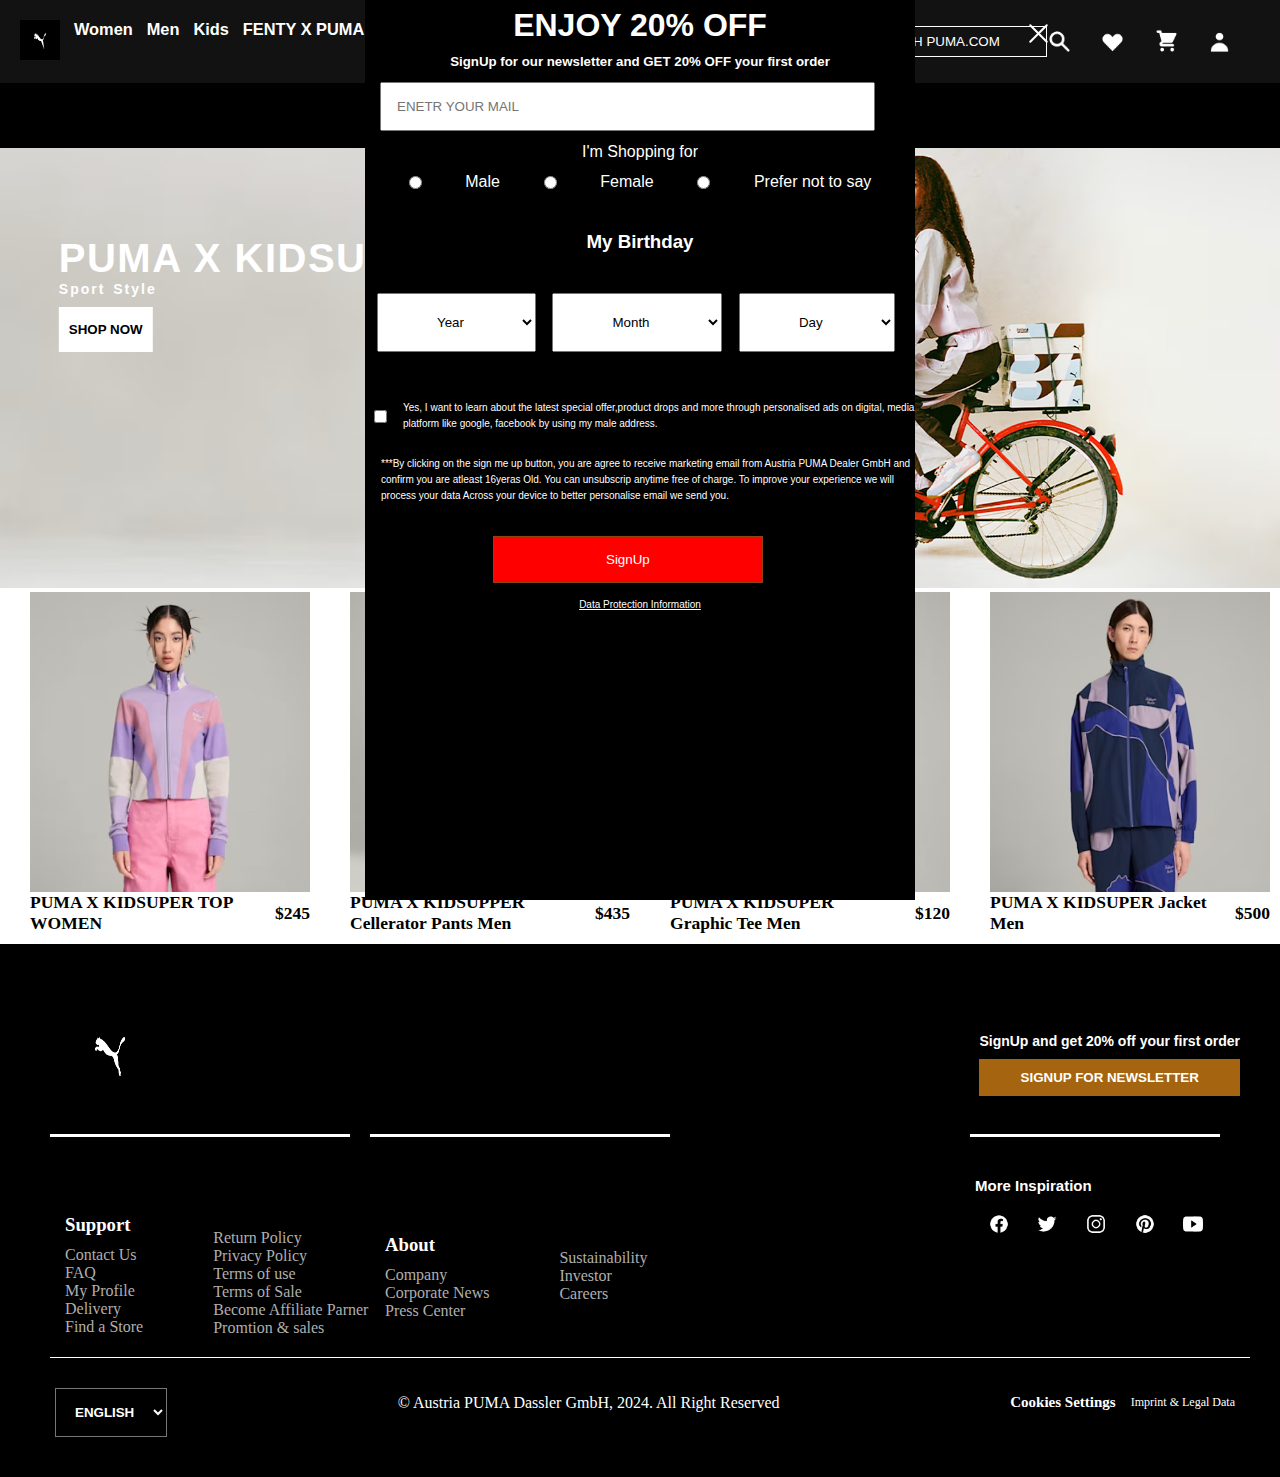
<file: home.html>
<!DOCTYPE html>
<html lang="en">
<head>
    <meta charset="UTF-8">
    <meta name="viewport" content="width=device-width, initial-scale=1.0">
    <title>Home</title>
    <link rel="stylesheet" href="home.css">
</head>
<body>
    <div class="container" id="popupOverlay">
        <div class="popup">
        <class="main" id="popupBox">
            <iframe id="popup-frame" src="message.html"></iframe>
            <header>
                    <nav class="Puma">
                        <a href="C:\Users\BABS\Desktop\puma\home.html">
                            <img src="puma.png" height="40px" width="40px">
                        </a> 
                        
                      <a href="C:\Users\BABS\Desktop\puma\women.html"><h3>Women</h3></a>
                      <a href="C:\Users\BABS\Desktop\puma\men.html"><h3>Men</h3></a>
                       <a href="C:\Users\BABS\Desktop\puma\kids.html"><h3>Kids</h3></a>
                       <a href="C:\Users\BABS\Desktop\puma\fenty.html"><h3>FENTY X PUMA</h3></a>
                       <a href="C:\Users\BABS\Desktop\puma\collection.html"><h3>Collections</h3></a>
                       <a href="C:\Users\BABS\Desktop\puma\sport.html"> <h3>Sport</h3></a>
                       <a href="C:\Users\BABS\Desktop\puma\sales.html"><h3>Sales</h3></a>
                        <h3>Forever.faster</h3>
                    </nav>
                </nav>
                <nav class="icon">
                <div class="search">
                    <input type="search" id="search" placeholder="SEARCH PUMA.COM">
                    <img src="search.png" alt="search" width="25px" height="25px" >
                </div>
                <img src="heart.png" alt="heart" width="25px" height="25px">
                <img src="shopping-cart.png" alt="shopping-cart" width="25px" height="25px">
                <img src="user.png"  alt="user" width="25px" height="25px">
            </nav>
            </header>
            <div class="price">
                <h1>Accepted Payment Method: Paypal and International Bank Cards</h1>
            </div>
            <div class="image">
                <img src="kidsuper.png" id="kidsuper"> 
                <div class="kidsuper">
                    <h1>PUMA X KIDSUPER</h1>
                    <P>Sport Style</P>
                    <button id="shop">SHOP NOW</button>
                </div>
           </div>
         <div class="layer">
            <div class="Top">
                <img src="PUMA-x-KIDSUPER-Top-Women.png" alt="puma women top">
               <div class="TOPP">
                <h3>PUMA X KIDSUPER TOP <br> WOMEN</h3>
                <h3>$245</h3>
            </div>
            </div>
            <div class="pant">
                <img src="PUMA-x-KIDSUPER-Cellerator-Pants-Men.png" alt="men pants">
                <div class="pantt">
                    <h3>PUMA X KIDSUPPER<BR>Cellerator Pants Men</h3>
                        <h3>$435</h3>
                </div>
            </div>
            <div class="Tee">
                <img src="PUMA-x-KIDSUPER-Graphic-Tee-Men.png" >
                <div class="tee">
                    <h3>PUMA X KIDSUPER<br> Graphic Tee Men</h3h>
                    <h3>$120</h3>
                </div>
            </div>
            <div class="jacket">
                <img src="PUMA-x-KIDSUPER-Jacket-Men.png" alt="Men Jacket">
                <div class="jackett">
                    <h3>PUMA X KIDSUPER Jacket <br> Men</h3>
                    <h3>$500</h3>
                </div>
            </div>
         </div>
         <footer>
            <div class="sign">
          <img src="puma.png" height="100px" width="100px">
          <div class="up">
          <h3>SignUp and get 20% off your first order</h3>
          <button id="news">SIGNUP FOR NEWSLETTER</button>
        </div>
        </div>
          <div class="hr">
            <hr>
            <hr>
            <div class="social">
             <div class="start">
                <hr>
                <h4>More Inspiration</h4>
            </div>
                <div class="socialMedia">
                    <img src="logo-facebook.png" alt="facebook">
                    <img src="logo-twitter.png" alt="twitter">
                    <img src="logo-instagram.png" alt="instagram">
                    <img src="logo-pinterest.png" alt="printest">
                    <img src="logo-youtube.png" alt="youtube">
                </div>
            </div>
          </div>
          <div class="All">
          <div class="Support">
          <div class="Support1">
          <h3>Support</h3>
          <p>Contact Us</p>
          <p>FAQ</p>
          <p>My Profile</p>
          <p>Delivery</p>
          <p>Find a Store</p>
        </div>
        <div class="Support2"> 
            <p>Return Policy</p>
            <p>Privacy Policy</p>
            <p>Terms of use</p>
            <p>Terms of Sale</p>
            <p>Become Affiliate Parner</p>
            <p>Promtion & sales </p>
        </div>
        </div> 
        <div class="About">
        <div class="About1">
            <h3>About</h3>
            <p>Company</p>
            <p>Corporate News</p>
            <p>Press Center</p>
        </div>
        <div class="About2">
            <p>Sustainability</p>
            <p>Investor</p>
            <p>Careers</p>
        </div>
        </div>
        </div>
        <div class="last">
        <hr>
    </div>
         <div class="lastPart">
            <select>
                <option id="english">ENGLISH</option>
            </select>
            <p>&copy Austria PUMA Dassler GmbH, 2024. All Right Reserved</p>
            <div class="cookies">
                <h2>Cookies Settings</h2>
                <p>Imprint & Legal Data</p>
            </div>
         </div>
        </footer>
        </div>
    </div>
   
    
    <script>
       /* // Function to show the popup
        function showPopup() {
          document.getElementById('popup-frame').style.display = 'block';
        }
    
        // Show the popup when the page loads
        window.onload = showPopup; */

        // Function to show the popup
function showPopup() {
    document.getElementById('popup-frame').style.display = 'block';
  
  // Load message.html content into the popup
  fetch('message.html')
    .then(response => response.text())
    .then(data => {
      document.getElementById('popup-frame').innerHTML += data;
    })
    .catch(error => console.error('Error loading message.html:', error));
}

// Show the popup when the page loads
window.onload = showPopup;

// Function to close the popup from within message.html
function closePopup() {
  document.getElementById('popup-frame').style.display = 'block';
  // Enable interactions on home.html after closing the popup
}
      </script>
    
</body>
</html>
</file>
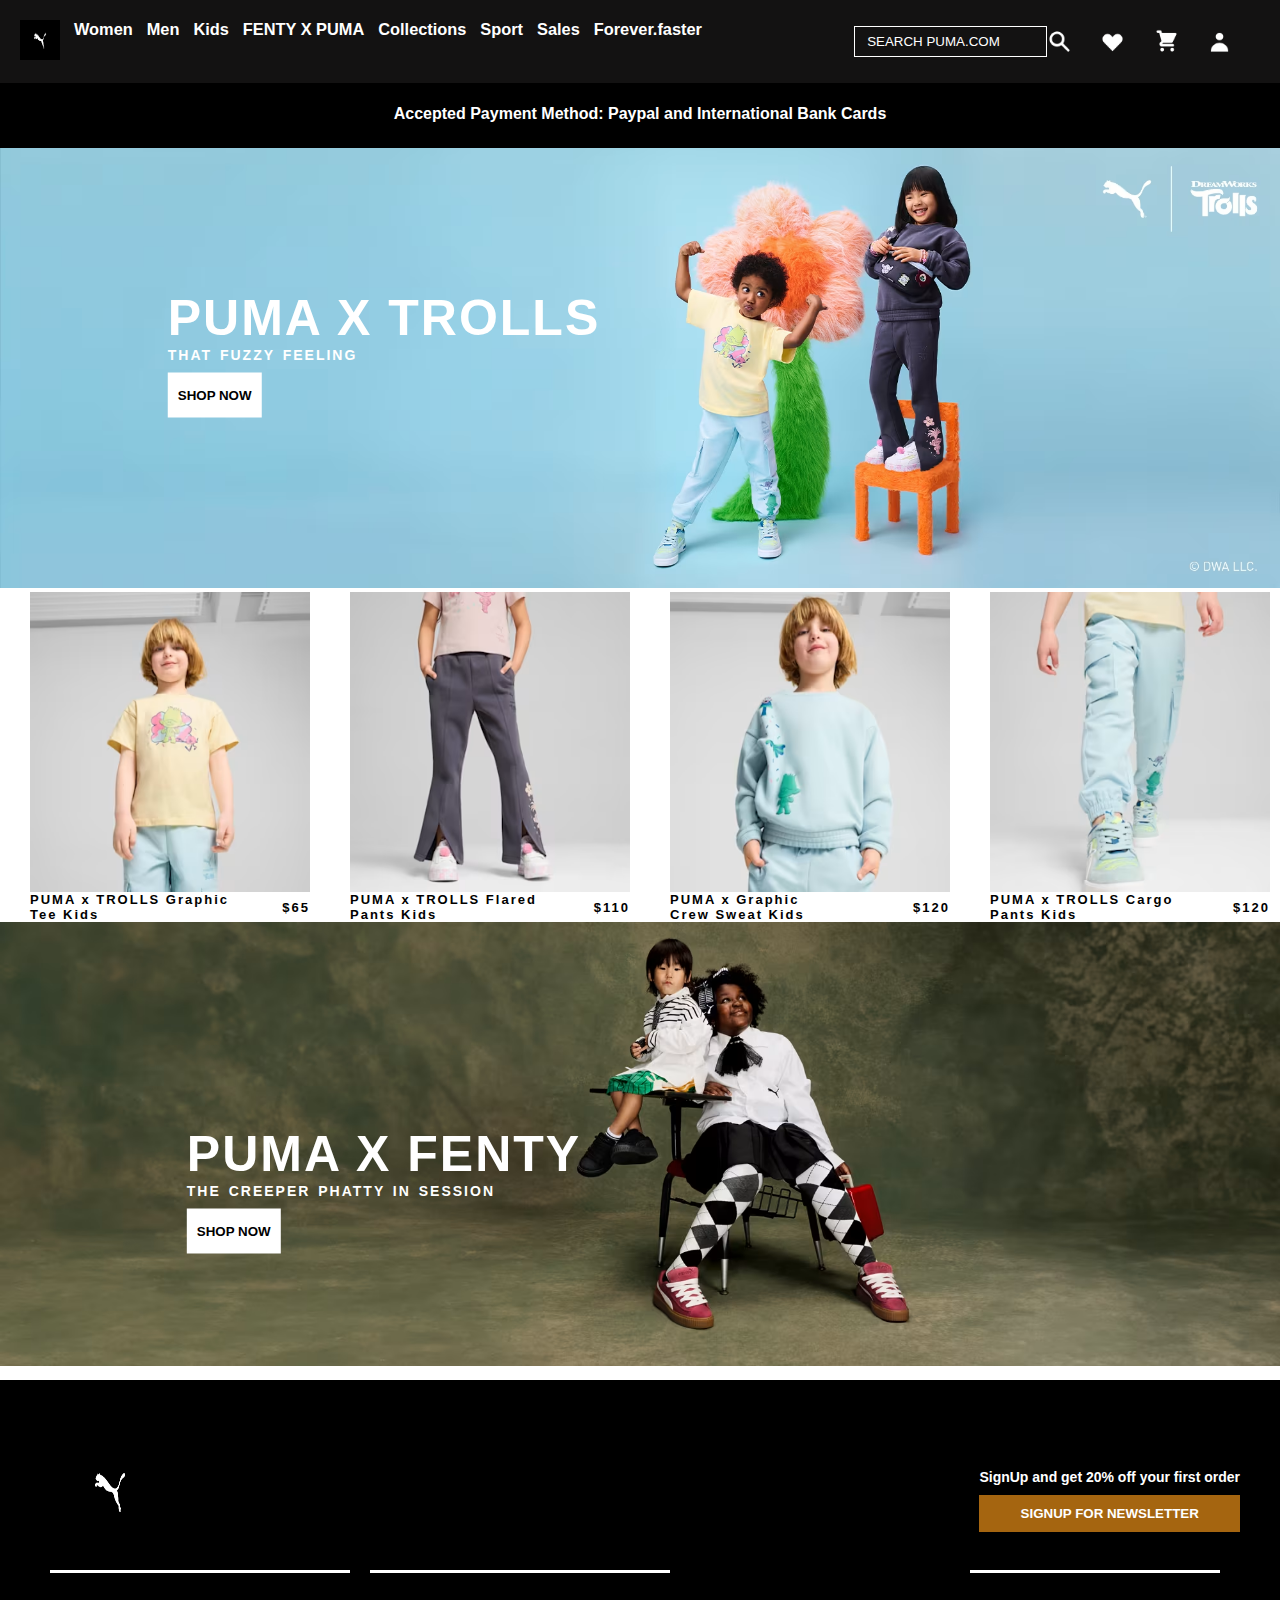
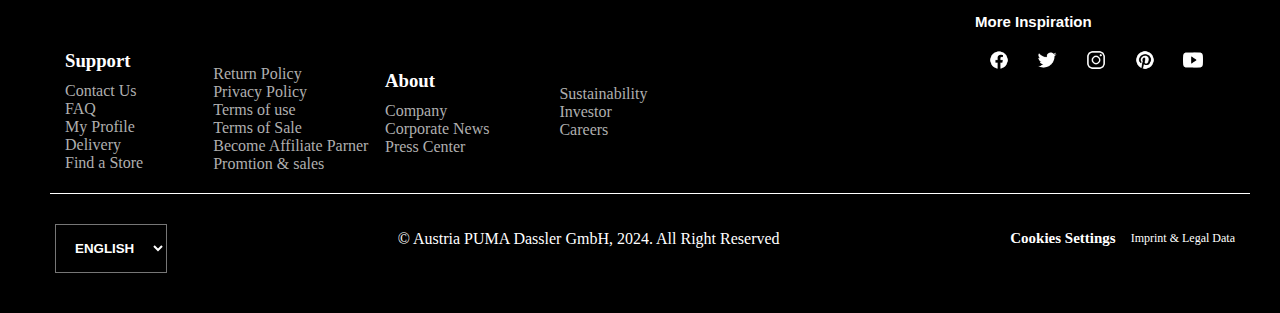
<file: kids.html>
<!DOCTYPE html>
<html lang="en">
<head>
    <meta charset="UTF-8">
    <meta name="viewport" content="width=device-width, initial-scale=1.0">
    <title>Kids PUMA</title>
    <link rel="stylesheet" href="kids.css">
    <link rel="shortcut icon" href="puma.png">
</head>
<body>
    <!--This is the space for male shopping-->
    <div class="container" >
        <div class="main" >
            <header>
            <!--This is the fixed heading-->
                <nav class="Puma">
                    <a href="C:\Users\BABS\Desktop\puma\home.html">
                        <img src="puma.png" height="40px" width="40px">
                    </a> 
                    
                  <a href="C:\Users\BABS\Desktop\puma\women.html"><h3>Women</h3></a>
                  <a href="C:\Users\BABS\Desktop\puma\men.html"><h3>Men</h3></a>
                   <a href="C:\Users\BABS\Desktop\puma\kids.html"><h3>Kids</h3></a>
                   <a href="C:\Users\BABS\Desktop\puma\fenty.html"><h3>FENTY X PUMA</h3></a>
                   <a href="C:\Users\BABS\Desktop\puma\collection.html"><h3>Collections</h3></a>
                   <a href="C:\Users\BABS\Desktop\puma\sport.html"> <h3>Sport</h3></a>
                   <a href="C:\Users\BABS\Desktop\puma\sales.html"><h3>Sales</h3></a>
                    <h3>Forever.faster</h3>
                </nav>
                <nav class="icon">
                <div class="search">
                    <input type="search" id="search" placeholder="SEARCH PUMA.COM">
                    <img src="search.png" alt="search" width="25px" height="25px" >
                </div>
                <img src="heart.png" alt="heart" width="25px" height="25px">
                <img src="shopping-cart.png" alt="shopping-cart" width="25px" height="25px">
                <img src="user.png"  alt="user" width="25px" height="25px">
            </nav>
            </header>
            <!--This is the heading with absolute position talkinng about price-->
            <div class="price">
                <h1>Accepted Payment Method: Paypal and International Bank Cards</h1>
            </div>
            <div class="image">
                <!--This is the wide advertisment pictures-->
                <img src="PUMA X TROLLS.png" id="TROLLS"> 
                <div class="trolls">
                    <h1>PUMA X TROLLS</h1>
                    <P>THAT FUZZY FEELING</P>
                    <button id="shop">SHOP NOW</button>
                </div>
           </div>
          <!--This is the small advertisment pictures-->
         <div class="layer">
            <div class="TROLLS-Graphic">
                <img src="PUMA-x-TROLLS-Graphic-Tee-Kids.avif" alt="TROLLS-Graphic">
               <div class="trolls-graphic">
                <h3>PUMA x TROLLS Graphic<br> Tee Kids </h3>
                <h3>$65</h3>
            </div>
            </div>
            <div class="FLARED">
                <img src="PUMA-x-TROLLS-Flared-Pants-Kids.avif" alt="Flared-Pants">
                <div class="flared">
                    <h3>PUMA x TROLLS Flared <br> Pants Kids</h3>
                        <h3>$110</h3>
                </div>
            </div>

            <div class="CREW">
                <img src="PUMA-x-TROLLS-Graphic-Crew-Sweat-Kids.avif" >
                <div class="crew">
                    <h3>PUMA x Graphic <br>Crew Sweat Kids </h3>
                    <h3>$120</h3>
                </div>
            </div>
            <div class="CARGO">
                <img src="PUMA-x-TROLLS-Cargo-Pants-Kids.avif" alt="Cargo">
                <div class="cargo">
                    <h3>PUMA x TROLLS Cargo<br>Pants Kids</h3>
                    <h3>$120</h3>
                </div>
            </div>
         </div>

         <div class="image">
            <!--This is the wide advertisment pictures-->
            <img src="FENTY X PUMA children.png" id="FENTY"> 
            <div class="fenty">
                <h1>PUMA X FENTY</h1>
                <P>THE CREEPER PHATTY IN SESSION</P>
                <button id="shop">SHOP NOW</button>
            </div>
       </div>
                
         <!--The lower part of the page -->
         <footer>
            <div class="sign">
          <img src="puma.png" height="100px" width="100px">
          <div class="up">
          <h3>SignUp and get 20% off your first order</h3>
          <button id="news">SIGNUP FOR NEWSLETTER</button>
        </div>
        </div>
          <div class="hr">
            <hr>
            <hr>
            <div class="social">
             <div class="start">
                <hr>
                <h4>More Inspiration</h4>
            </div>
                <div class="socialMedia">
                    <img src="logo-facebook.png" alt="facebook">
                    <img src="logo-twitter.png" alt="twitter">
                    <img src="logo-instagram.png" alt="instagram">
                    <img src="logo-pinterest.png" alt="printest">
                    <img src="logo-youtube.png" alt="youtube">
                </div>
            </div>
          </div>
          <div class="All">
          <div class="Support">
          <div class="Support1">
          <h3>Support</h3>
          <p>Contact Us</p>
          <p>FAQ</p>
          <p>My Profile</p>
          <p>Delivery</p>
          <p>Find a Store</p>
        </div>
        <div class="Support2"> 
            <p>Return Policy</p>
            <p>Privacy Policy</p>
            <p>Terms of use</p>
            <p>Terms of Sale</p>
            <p>Become Affiliate Parner</p>
            <p>Promtion & sales </p>
        </div>
        </div> 
        <div class="About">
        <div class="About1">
            <h3>About</h3>
            <p>Company</p>
            <p>Corporate News</p>
            <p>Press Center</p>
        </div>
        <div class="About2">
            <p>Sustainability</p>
            <p>Investor</p>
            <p>Careers</p>
        </div>
        </div>
        </div>
        <div class="last">
        <hr>
    </div>
         <div class="lastPart">
            <select>
                <option id="english">ENGLISH</option>
            </select>
            <p>&copy Austria PUMA Dassler GmbH, 2024. All Right Reserved</p>
            <div class="cookies">
                <h2>Cookies Settings</h2>
                <p>Imprint & Legal Data</p>
            </div>
         </div>
        </footer>
        </div>
    </div>
     
    <script> 
    </script>
    
</body>
</html>
</file>
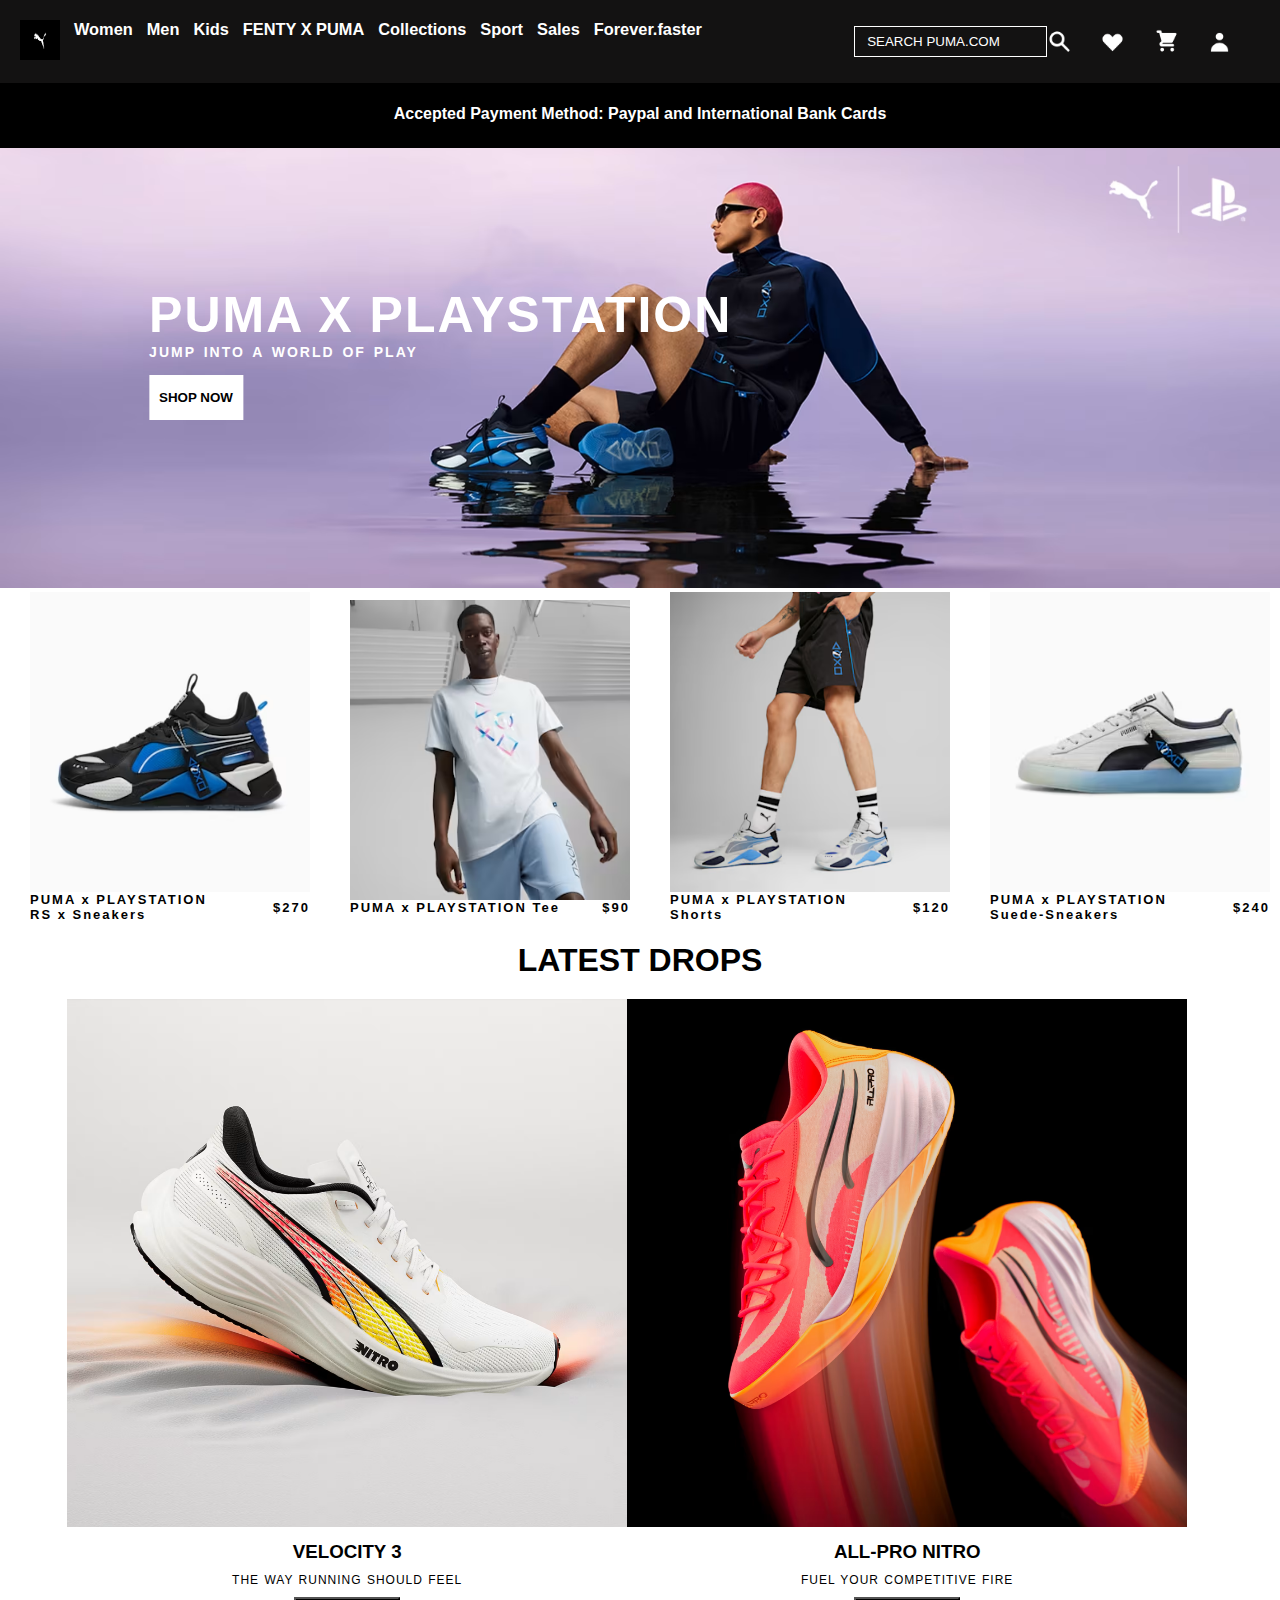
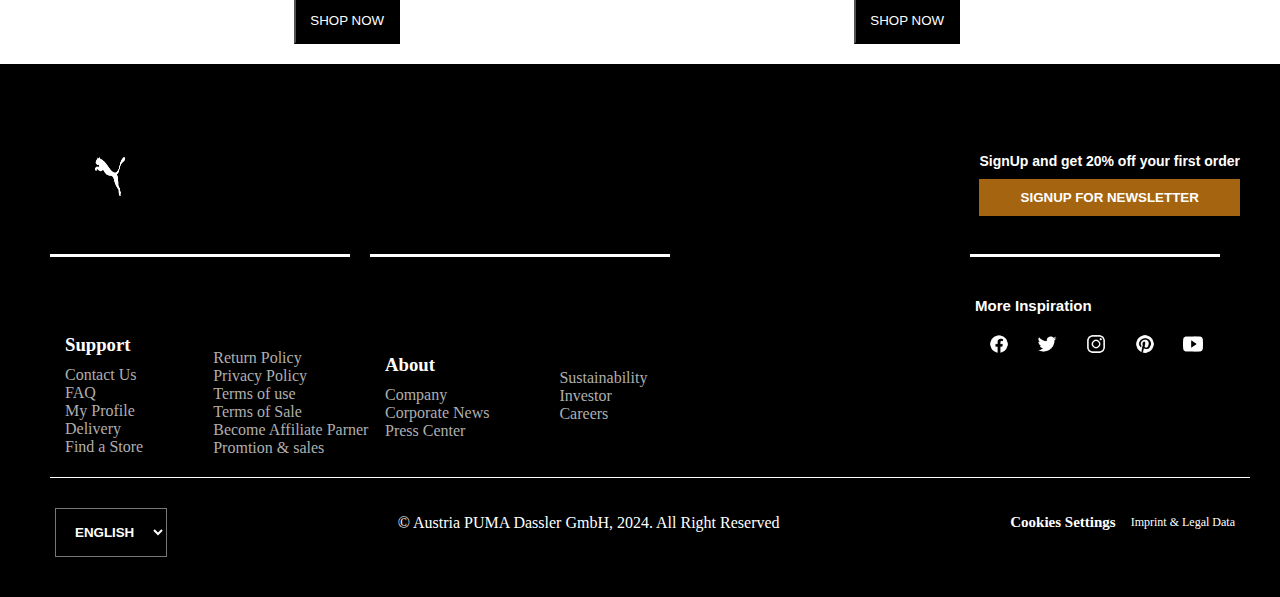
<file: men.html>
<!DOCTYPE html>
<html lang="en">
<head>
    <meta charset="UTF-8">
    <meta name="viewport" content="width=device-width, initial-scale=1.0">
    <title>Men PUMA</title>
    <link rel="stylesheet" href="men.css">
    <link rel="shortcut icon" href="puma.png">
</head>
<body>
    <!--This is the space for male shopping-->
    <div class="container" >
        <div class="main" >
            <header>
            <!--This is the fixed heading-->
                <nav class="Puma">
                    <a href="C:\Users\BABS\Desktop\puma\home.html">
                        <img src="puma.png" height="40px" width="40px">
                    </a> 
                    
                  <a href="C:\Users\BABS\Desktop\puma\women.html"><h3>Women</h3></a>
                  <a href="C:\Users\BABS\Desktop\puma\men.html"><h3>Men</h3></a>
                  <a href="C:\Users\BABS\Desktop\puma\kids.html"><h3>Kids</h3></a>
                  <a href="C:\Users\BABS\Desktop\puma\fenty.html"><h3>FENTY X PUMA</h3></a>
                  <a href="C:\Users\BABS\Desktop\puma\collection.html"><h3>Collections</h3></a>
                  <a href="C:\Users\BABS\Desktop\puma\sport.html"> <h3>Sport</h3></a>
                  <a href="C:\Users\BABS\Desktop\puma\sales.html"><h3>Sales</h3></a>
                    <h3>Forever.faster</h3>
                </nav>
                <nav class="icon">
                <div class="search">
                    <input type="search" id="search" placeholder="SEARCH PUMA.COM">
                    <img src="search.png" alt="search" width="25px" height="25px" >
                </div>
                <img src="heart.png" alt="heart" width="25px" height="25px">
                <img src="shopping-cart.png" alt="shopping-cart" width="25px" height="25px">
                <img src="user.png"  alt="user" width="25px" height="25px">
            </nav>
            </header>
            <!--This is the heading with absolute position talkinng about price-->
            <div class="price">
                <h1>Accepted Payment Method: Paypal and International Bank Cards</h1>
            </div>
            <div class="image">
                <!--This is the wide advertisment pictures-->
                <img src="PUMA X PLAYSTATION" id="PLAYSTATION"> 
                <div class="staion">
                    <h1>PUMA X PLAYSTATION</h1>
                    <P>JUMP INTO A WORLD OF PLAY</P>
                    <button id="shop">SHOP NOW</button>
                </div>
           </div>
          <!--This is the small advertisment pictures-->
         <div class="layer">
            <div class="RS-SNEAKER">
                <img src="PUMA-x-PLAYSTATION-RS-X-Sneakers.avif" alt="RS-X-Sneakers">
               <div class="rs-sneaker">
                <h3>PUMA x PLAYSTATION <br>RS x Sneakers</h3>
                <h3>$270</h3>
            </div>
            </div>
            <div class="TEE">
                <img src="PUMA-x-PLAYSTATION-Tee.avif" alt="PUMA-x-PLAYSTATION-Tee">
                <div class="tee">
                    <h3>PUMA x PLAYSTATION Tee</h3>
                        <h3>$90</h3>
                </div>
            </div>
            <div class="SHORTS">
                <img src="PUMA-x-PLAYSTATION-Shorts.avif" >
                <div class="shorts">
                    <h3>PUMA x PLAYSTATION <br> Shorts</h3>
                    <h3>$120</h3>
                </div>
            </div>
            <div class="SUEDE">
                <img src="PUMA-x-PLAYSTATION-Suede-Sneakers.avif" alt="Suede Sneakers">
                <div class="Suede">
                    <h3>PUMA x PLAYSTATION<br>Suede-Sneakers</h3>
                    <h3>$240</h3>
                </div>
            </div>
         </div>

         <!-- LATEST DROPS-->
          <div class="drop">
            <h1>LATEST DROPS</h1>
          </div>
          <div class="latest">
            <div class="VELOCITY">
                <img src="VELOCITY 3">
                <div class="velocity">
                    <h3>VELOCITY 3 </h3>
                    <p>THE WAY RUNNING SHOULD FEEL </p>
                    <button>SHOP NOW</button>
                </div>
            </div>
            <div class="NITRO">
                <img src="ALL-PRO NITRO">
                <div class="nitro">
                    <h3>ALL-PRO NITRO</h3>
                    <p>FUEL YOUR COMPETITIVE FIRE</p>
                    <button>SHOP NOW</button>
                </div>
            </div>
           
          </div>
         <!--The lower part of the page -->
         <footer>
            <div class="sign">
          <img src="puma.png" height="100px" width="100px">
          <div class="up">
          <h3>SignUp and get 20% off your first order</h3>
          <button id="news">SIGNUP FOR NEWSLETTER</button>
        </div>
        </div>
          <div class="hr">
            <hr>
            <hr>
            <div class="social">
             <div class="start">
                <hr>
                <h4>More Inspiration</h4>
            </div>
                <div class="socialMedia">
                    <img src="logo-facebook.png" alt="facebook">
                    <img src="logo-twitter.png" alt="twitter">
                    <img src="logo-instagram.png" alt="instagram">
                    <img src="logo-pinterest.png" alt="printest">
                    <img src="logo-youtube.png" alt="youtube">
                </div>
            </div>
          </div>
          <div class="All">
          <div class="Support">
          <div class="Support1">
          <h3>Support</h3>
          <p>Contact Us</p>
          <p>FAQ</p>
          <p>My Profile</p>
          <p>Delivery</p>
          <p>Find a Store</p>
        </div>
        <div class="Support2"> 
            <p>Return Policy</p>
            <p>Privacy Policy</p>
            <p>Terms of use</p>
            <p>Terms of Sale</p>
            <p>Become Affiliate Parner</p>
            <p>Promtion & sales </p>
        </div>
        </div> 
        <div class="About">
        <div class="About1">
            <h3>About</h3>
            <p>Company</p>
            <p>Corporate News</p>
            <p>Press Center</p>
        </div>
        <div class="About2">
            <p>Sustainability</p>
            <p>Investor</p>
            <p>Careers</p>
        </div>
        </div>
        </div>
        <div class="last">
        <hr>
    </div>
         <div class="lastPart">
            <select>
                <option id="english">ENGLISH</option>
            </select>
            <p>&copy Austria PUMA Dassler GmbH, 2024. All Right Reserved</p>
            <div class="cookies">
                <h2>Cookies Settings</h2>
                <p>Imprint & Legal Data</p>
            </div>
         </div>
        </footer>
        </div>
    </div>
     
    <script> 
    </script>
    
</body>
</html>
</file>
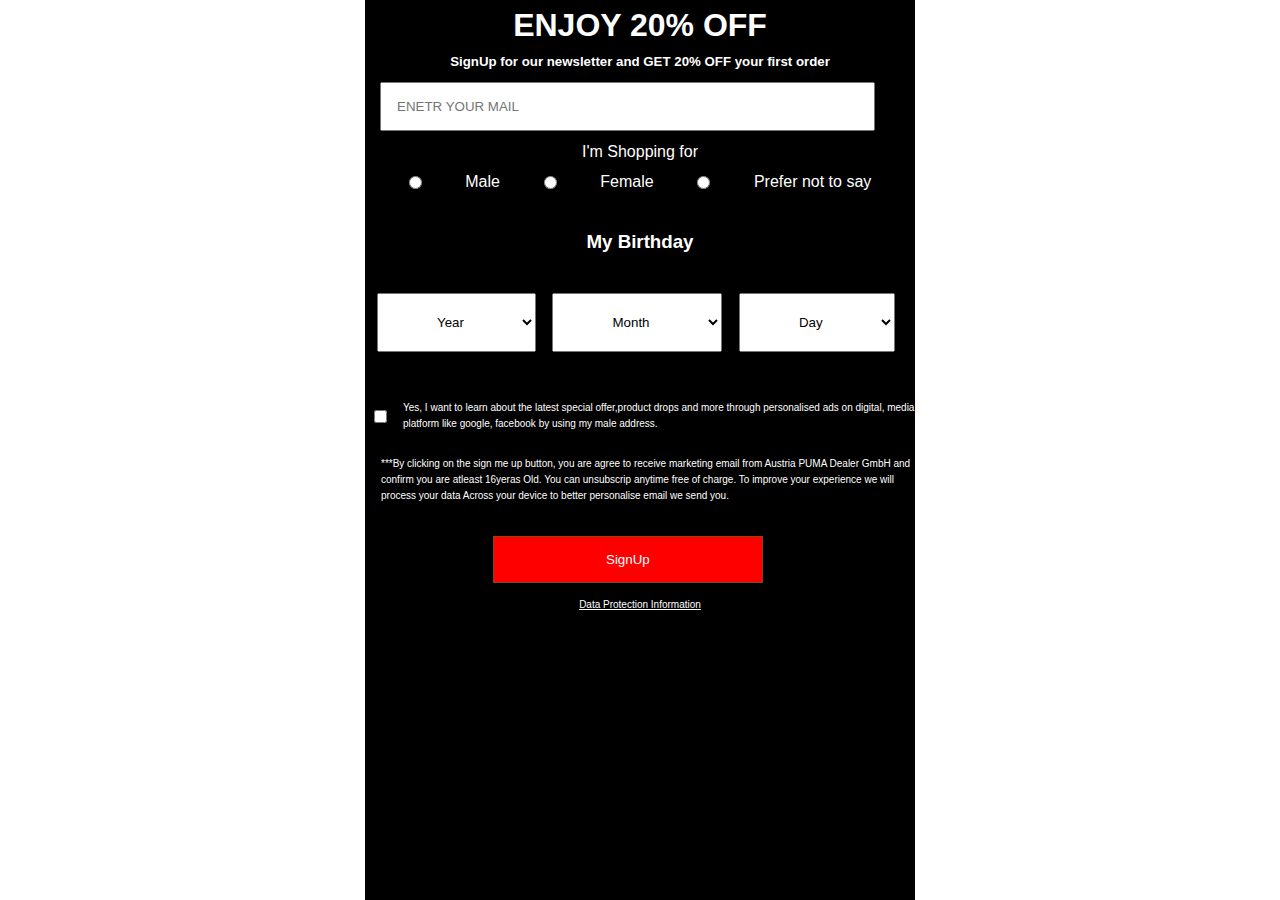
<file: message.html>
<!DOCTYPE html>
<html lang="en">
<head>
  <meta charset="UTF-8">
  <meta name="viewport" content="width=<device-width>, initial-scale=1.0">
  <title>Message</title>
  <link rel="stylesheet" href="message.css">
</head>
<body>
  <div class="container" id="popup">
    <div class="main">
      <header>
        <img src="x.png" alt="cancel" id="cancel" onclick="closePopup()">
        <h1>ENJOY 20% OFF</h1>
        <h5>SignUp for our newsletter and GET 20% OFF your first order </h5>
        <input type="email" id="email" placeholder="ENETR YOUR MAIL">
      </header>
      <section>
        <p id="Shopping">I'm Shopping for</p>
        <div class="input">
        <input type="radio" > Male
        <input type="radio" > Female
        <input type="radio" > Prefer not to say
      </div>
        <h3>My Birthday</h3>
        <select>
          <option id="Year">Year</option>
        </select>
        <select>
          <option id="Month">Month</option>
        </select>
        <select>
          <option id="Day">Day</option>
        </select>
        <div class="checkbox">
        <div class="check"> 
        <input type="checkbox"><p> Yes, I want to learn about the latest special offer,product drops and more through personalised ads on digital,
        media platform like google, facebook by using my male address.  
        </p>
      </div>
      <div class="check-box">
          <p>***By clicking on the sign me up button, you are agree to receive marketing email from Austria PUMA Dealer GmbH and 
          confirm you are atleast 16yeras Old. You can unsubscrip anytime free of charge. To improve your experience we will 
          process your data Across your device to better personalise email we send you.
          </p>
        </div>
        </div>
          <button>SignUp</button>
      </section>
      <footer>
        <p>Data Protection Information</p>
      </footer>
  </div>
</div>
<script>
  // Function to close the popup
  function closePopup() {
    document.getElementById("popup").style.display = "none";
  }
</script>
</body>
</html>
</file>
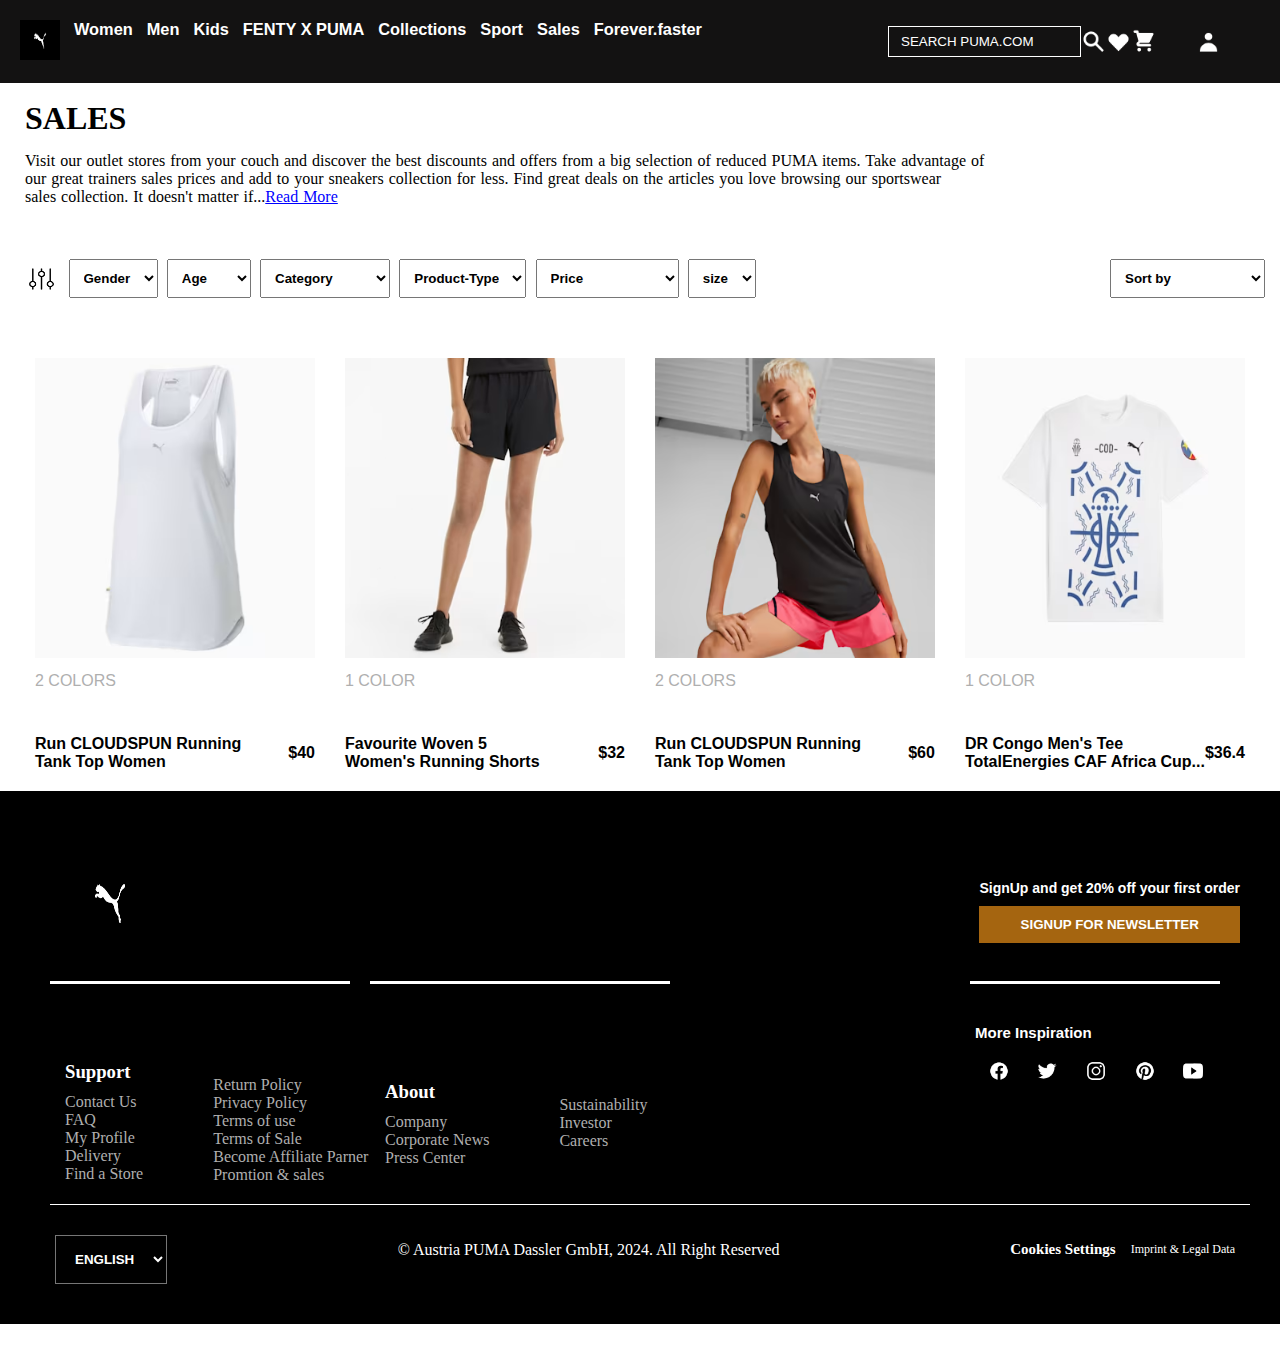
<file: sales.html>
<!DOCTYPE html>
<html lang="en">
<head>
    <meta charset="UTF-8">
    <meta name="viewport" content="width=device-width, initial-scale=1.0">
    <title>Puma</title>
    <link rel="stylesheet" href="sales.css">
    <link rel="shortcut icon" href="puma.png">
</head>
<body>
   <!-- <div id="popupOverlay" class="overlay">
        <div class="popup">
          <img src="puma.png"  style="width: 80px; margin-bottom: 20px;">
          <h2>WE SHIP TO NIGERIA</h2>
          <p>Welcome! You can easily:</p>
          <ul style="text-align: left;">
            <li>Enjoy great shipping rates</li>
            <li>Shop in your local currency</li>
            <li>Pay safely with local payment options</li>
          </ul>
          <button onclick="hidePopup()">CONTINUE TO SHOP</button>
          <a href="#">CHANGE YOUR SHIPPING COUNTRY</a>
        </div>
      </div>-->

    <div class="container">
        <div class="main">
            <header>
        <nav class="Puma">
            <a href="C:\Users\BABS\Desktop\puma\home.html">
        <img src="puma.png" height="40px" width="40px">
    </a> 
            <a href="C:\Users\BABS\Desktop\puma\women.html"><h3>Women</h3></a>
            <a href="C:\Users\BABS\Desktop\puma\men.html"><h3>Men</h3></a>
            <a href="C:\Users\BABS\Desktop\puma\kids.html"><h3>Kids</h3></a>
            <a href="C:\Users\BABS\Desktop\puma\fenty.html"><h3>FENTY X PUMA</h3></a>
            <a href="C:\Users\BABS\Desktop\puma\collection.html"><h3>Collections</h3></a>
            <a href="C:\Users\BABS\Desktop\puma\sport.html"> <h3>Sport</h3></a>
            <a href="C:\Users\BABS\Desktop\puma\sales.html"><h3>Sales</h3></a>
            <h3>Forever.faster</h3>
        </nav>
        <nav class="icon">
        <div class="search">
            <input type="search" id="search" placeholder="SEARCH PUMA.COM">
            <img src="search.png" alt="search" width="25px" height="25px" >
        </div>
        <img src="heart.png" alt="heart" width="25px" height="25px">
        <img src="shopping-cart.png" alt="shopping-cart" width="25px" height="25px">
        <div class="icon" onclick="toggleQuicklinks()">
        <img src="user.png"  alt="user" width="25px" height="25px">
    </div>
    <div id="quicklinks" class="quicklinks">
        <a href="#account">My Account</a>
        <a href="#return">Initiate Return</a>
        <a href="#favorites">Favorites</a>
        <a href="#support">Support</a>
        <a href="#language">Language</a>
    </div>
    </nav>
    </header>
    <div class="price">
        <h1>Accepted Payment Method: Paypal and International Bank Cards</h1>
    </div>
    <div class="home">
        <ul>
            <li>Home</li>
            <li>Men</li>
            <li>Women</li>
            <li>Sneakers</li>
        </ul>
        <h1>SALES</h1>
        <p>Visit our outlet stores from your couch and discover the best discounts and offers from a big selection of reduced PUMA items. Take advantage of<br>
            our great trainers sales prices and add to your sneakers collection for less. Find great deals on the articles you love browsing our sportswear<br>
            sales collection. It doesn't matter if...<span id="readMoreBtn" class="toggle-btn" onclick="showContent()">Read More</span>
            <div id="hiddenContent" class="hidden-content">
             From understated silhouettes to those that <br>
            won't go unnoticed, finding the pair of sneakers you need has never been easier. Lightweight materials are designed to ensure maximum<br>
            breathing. The careful design of the soles is created to provide optimal grip and the padded collars allow extra comfort throughout the day.<br>
            Available in classic colour palettes or bold contemporary hues, you'll find the perfect pair of PUMA sneakers for any style. Functional shoes for<br>
            men can be extremely varied, whether you are looking for a pair of sneakers to accompany you on the court, at the gym or through the day. And if <br>
            you are looking for sneaker socks, check out our collection of sneaker socks. <span id="showLessBtn" class="toggle-btn" onclick="hideContent()">Show Less</span>
        </p>
            </div>
            
    </div>
    <hr>
    <div class="drops">
        <div class="drop">
        <img src="adjustments.png" width="35px" height="30px">
        <select id="gender" >
            <option> Gender</option>
            <option >Male</option>
            <option >Female</option>
        </select>

        <select id="Age" >
            <option>Age</option>
            <option>Adults</option>   
        </select>
        
        <select id="Category" >
        <option>Category</option>
        <option>Clothing [6]</option>
        <option>Accessory [1]</option>   
    </select>

    <select id="Product" >
    <option>Product-Type</option>
    <option>Hats [1]</option>   
</select>
  
<select id="Price">
    <option>Price</option>
    <option>#72,500-169,000</option>
</select>

<select id="Size" >
    <option>size</option>
    <option>L</option>
    <option>XL</option>
    <option>XXL</option>
</select>
</div>
<div class="drop1">
<select id="sort">
    <option>Sort by</option>
    <option>Price Low to High</option>
    <option>Price High to Low</option>
    <option>Top Seller</option>
    <option>New Arrival</option>
</select>
</div>
    </div>
    <section>
        <div class="windows">
        <div class="pumaxone">
            <img src="Run-CLOUDSPUN-Running-Tank-Top-Women.avif" width="280px" height="300px">
            <p> 2 COLORS</p>
            <div class="price-shoe">
                <h4>Run CLOUDSPUN Running<br>Tank Top Women </h4>
                <h4>$40</h4>
            </div>
            </div>
       
        
            <div class="puma x two">
                <img src="Favourite-Woven-5-Women's-Running-Shorts.avif" width="280px" height="300px">
                <p> 1 COLOR</p>
                <div class="price-shoe">
                    <h4>Favourite Woven 5 <br>Women's Running Shorts</h4>
                    <h4>$32</h4>
                </div>
            </div>
                <div class="puma x three">
                    <img src="Run-CLOUDSPUN-Running-Tank-Top-Women (1).avif" width="280 x" height="300px">
                    <p> 2 COLORS</p>
                    <div class="price-shoe">
                        <h4>Run CLOUDSPUN Running<br>Tank Top Women</h4>
                        <h4>$60</h4>
                    </div>
                </div>
                

                    <div class="puma x four">
                        <img src="DR-Congo-Men's-Tee-TotalEnergies-CAF-Africa-Cup-of-Nations-2023.avif" width="280px" height="300px">
                        <p> 1 COLOR </p>
                        <div class="price-shoe">
                            <h4>DR Congo Men's Tee<br>TotalEnergies CAF Africa Cup...</h4>
                            <h4>$36.4</h4>
                        </div>
                        </div>
        </div>
          <!-- <div class="lasTPart">
            <button id="one">SHOW 36 MORE</button>
            <button id="two">SHOW ALL (115)</button>
           </div>    -->     
    </section>
    <footer>
        <div class="sign">
      <img src="puma.png" height="100px" width="100px">
      <div class="up">
      <h3>SignUp and get 20% off your first order</h3>
      <button id="news">SIGNUP FOR NEWSLETTER</button>
    </div>
    </div>
      <div class="hr">
        <hr>
        <hr>
        <div class="social">
         <div class="start">
            <hr>
            <h4>More Inspiration</h4>
        </div>
            <div class="socialMedia">
                <img src="logo-facebook.png" alt="facebook">
                <img src="logo-twitter.png" alt="twitter">
                <img src="logo-instagram.png" alt="instagram">
                <img src="logo-pinterest.png" alt="printest">
                <img src="logo-youtube.png" alt="youtube">
            </div>
        </div>
      </div>
      <div class="All">
      <div class="Support">
      <div class="Support1">
      <h3>Support</h3>
      <p>Contact Us</p>
      <p>FAQ</p>
      <p>My Profile</p>
      <p>Delivery</p>
      <p>Find a Store</p>
    </div>
    <div class="Support2"> 
        <p>Return Policy</p>
        <p>Privacy Policy</p>
        <p>Terms of use</p>
        <p>Terms of Sale</p>
        <p>Become Affiliate Parner</p>
        <p>Promtion & sales </p>
    </div>
    </div> 
    <div class="About">
    <div class="About1">
        <h3>About</h3>
        <p>Company</p>
        <p>Corporate News</p>
        <p>Press Center</p>
    </div>
    <div class="About2">
        <p>Sustainability</p>
        <p>Investor</p>
        <p>Careers</p>
    </div>
    </div>
    </div>
    <div class="last">
    <hr>
</div>
     <div class="lastPart">
        <select>
            <option id="english">ENGLISH</option>
        </select>
        <p>&copy Austria PUMA Dassler GmbH, 2024. All Right Reserved</p>
        <div class="cookies">
            <h2>Cookies Settings</h2>
            <p>Imprint & Legal Data</p>
        </div>
     </div>
    </footer>
    </div>
    </div>
    <script>
    function toggleQuicklinks() {
    var quicklinks = document.getElementById("quicklinks");
    if (quicklinks.style.display === "block") {
        quicklinks.style.display = "none";
    } else {
        quicklinks.style.display = "block";
    }
}
      </script>
</body>
</html>
</file>
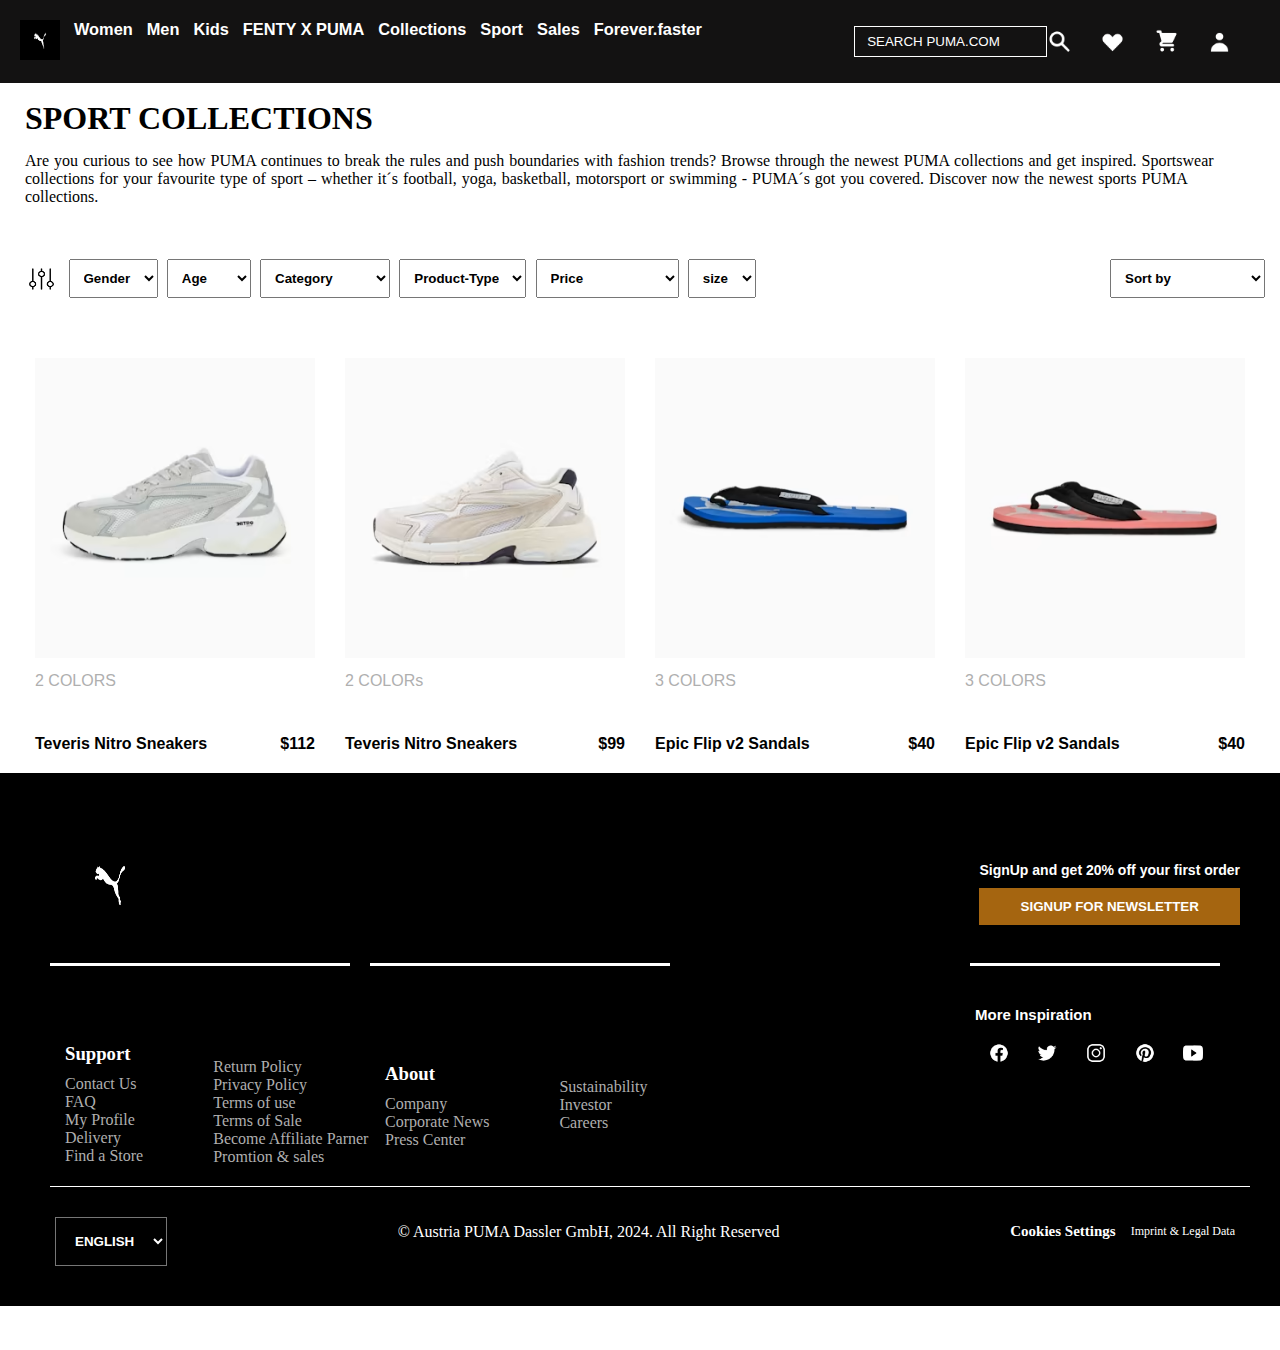
<file: sport.html>
<!DOCTYPE html>
<html lang="en">
<head>
    <meta charset="UTF-8">
    <meta name="viewport" content="width=device-width, initial-scale=1.0">
    <title>Puma</title>
    <link rel="stylesheet" href="sport.css">
    <link rel="shortcut icon" href="puma.png">
</head>
<body>
    <div id="popupOverlay" class="overlay">
        <div class="popup">
          <img src="puma.png"  style="width: 80px; margin-bottom: 20px;">
          <h2>WE SHIP TO NIGERIA</h2>
          <p>Welcome! You can easily:</p>
          <ul style="text-align: left;">
            <li>Enjoy great shipping rates</li>
            <li>Shop in your local currency</li>
            <li>Pay safely with local payment options</li>
          </ul>
          <button> CONTINUE TO SHOP</button>
          <a href="#">CHANGE YOUR SHIPPING COUNTRY</a>
        </div>
      </div>

    <div class="container">
        <div class="main">
            <header>
        <nav class="Puma">
            <a href="C:\Users\BABS\Desktop\puma\home.html">
        <img src="puma.png" height="40px" width="40px">
    </a> 
            <a href="C:\Users\BABS\Desktop\puma\women.html"><h3>Women</h3></a>
            <a href="C:\Users\BABS\Desktop\puma\men.html"><h3>Men</h3></a>
            <a href="C:\Users\BABS\Desktop\puma\kids.html"><h3>Kids</h3></a>
            <a href="C:\Users\BABS\Desktop\puma\fenty.html"><h3>FENTY X PUMA</h3></a>
            <a href="C:\Users\BABS\Desktop\puma\collection.html"><h3>Collections</h3></a>
            <a href="C:\Users\BABS\Desktop\puma\sport.html"> <h3>Sport</h3></a>
            <a href="C:\Users\BABS\Desktop\puma\sales.html"><h3>Sales</h3></a>
            <h3>Forever.faster</h3>
        </nav>
        <nav class="icon">
        <div class="search">
            <input type="search" id="search" placeholder="SEARCH PUMA.COM">
            <img src="search.png" alt="search" width="25px" height="25px" >
        </div>
        <img src="heart.png" alt="heart" width="25px" height="25px">
        <img src="shopping-cart.png" alt="shopping-cart" width="25px" height="25px">
        <img src="user.png"  alt="user" width="25px" height="25px">
    </nav>
    </header>
    <div class="price">
        <h1>Accepted Payment Method: Paypal and International Bank Cards</h1>
    </div>
    <div class="home">
        <ul>
            <li>Home</li>
            <li>Men</li>
            <li>Women</li>
            <li>Sneakers</li>
        </ul>
        <h1>SPORT COLLECTIONS</h1>
        <p>
            Are you curious to see how PUMA continues to break the rules and push boundaries with fashion trends? Browse through the newest PUMA
            collections and get inspired. Sportswear collections for your favourite type of sport – whether it´s football, yoga, basketball, motorsport or
            swimming - PUMA´s got you covered. Discover now the newest sports PUMA collections.
        </p>
            </div>
            
    </div>
    <hr>
    <div class="drops">
        <div class="drop">
        <img src="adjustments.png" width="35px" height="30px">
        <select id="gender" >
            <option> Gender</option>
            <option >Male</option>
            <option >Female</option>
        </select>

        <select id="Age" >
            <option>Age</option>
            <option>Adults</option>   
        </select>
        
        <select id="Category" >
        <option>Category</option>
        <option>Clothing [6]</option>
        <option>Accessory [1]</option>   
    </select>

    <select id="Product" >
    <option>Product-Type</option>
    <option>Hats [1]</option>   
</select>
  
<select id="Price">
    <option>Price</option>
    <option>#72,500-169,000</option>
</select>

<select id="Size" >
    <option>size</option>
    <option>L</option>
    <option>XL</option>
    <option>XXL</option>
</select>
</div>
<div class="drop1">
<select id="sort">
    <option>Sort by</option>
    <option>Price Low to High</option>
    <option>Price High to Low</option>
    <option>Top Seller</option>
    <option>New Arrival</option>
</select>
</div>
    </div>
    <section>
        <div class="windows">
        <div class="pumaxone">
            <img src="Teveris-Nitro-Sneakers.avif" width="280px" height="300px">
            <p> 2 COLORS</p>
            <div class="price-shoe">
                <h4>Teveris Nitro Sneakers</h4>
                <h4>$112</h4>
            </div>
            </div>
       
        
            <div class="puma x two">
                <img src="Teveris-Nitro-Sneakers (1).avif" width="280px" height="300px">
                <p> 2 COLORs</p>
                <div class="price-shoe">
                    <h4>Teveris Nitro Sneakers</h4>
                    <h4>$99</h4>
                </div>
            </div>
                <div class="puma x three">
                    <img src="Epic-Flip-v2-Sandals.avif" width="280 x" height="300px">
                    <p> 3 COLORS</p>
                    <div class="price-shoe">
                        <h4>Epic Flip v2 Sandals</h4>
                        <h4>$40</h4>
                    </div>
                </div>
                

                    <div class="puma x four">
                        <img src="Epic-Flip-v2-Sandals (1).avif" width="280px" height="300px">
                        <p> 3 COLORS </p>
                        <div class="price-shoe">
                            <h4>Epic Flip v2 Sandals</h4>
                            <h4>$40</h4>
                        </div>
                        </div>
        </div>
         <!--  <div class="lasTPart">
            <button id="one">SHOW 36 MORE</button>
            <button id="two">SHOW ALL (115)</button>
           </div> -->        
    </section>
    <footer>
        <div class="sign">
      <img src="puma.png" height="100px" width="100px">
      <div class="up">
      <h3>SignUp and get 20% off your first order</h3>
      <button id="news">SIGNUP FOR NEWSLETTER</button>
    </div>
    </div>
      <div class="hr">
        <hr>
        <hr>
        <div class="social">
         <div class="start">
            <hr>
            <h4>More Inspiration</h4>
        </div>
            <div class="socialMedia">
                <img src="logo-facebook.png" alt="facebook">
                <img src="logo-twitter.png" alt="twitter">
                <img src="logo-instagram.png" alt="instagram">
                <img src="logo-pinterest.png" alt="printest">
                <img src="logo-youtube.png" alt="youtube">
            </div>
        </div>
      </div>
      <div class="All">
      <div class="Support">
      <div class="Support1">
      <h3>Support</h3>
      <p>Contact Us</p>
      <p>FAQ</p>
      <p>My Profile</p>
      <p>Delivery</p>
      <p>Find a Store</p>
    </div>
    <div class="Support2"> 
        <p>Return Policy</p>
        <p>Privacy Policy</p>
        <p>Terms of use</p>
        <p>Terms of Sale</p>
        <p>Become Affiliate Parner</p>
        <p>Promtion & sales </p>
    </div>
    </div> 
    <div class="About">
    <div class="About1">
        <h3>About</h3>
        <p>Company</p>
        <p>Corporate News</p>
        <p>Press Center</p>
    </div>
    <div class="About2">
        <p>Sustainability</p>
        <p>Investor</p>
        <p>Careers</p>
    </div>
    </div>
    </div>
    <div class="last">
    <hr>
</div>
     <div class="lastPart">
        <select>
            <option id="english">ENGLISH</option>
        </select>
        <p>&copy Austria PUMA Dassler GmbH, 2024. All Right Reserved</p>
        <div class="cookies">
            <h2>Cookies Settings</h2>
            <p>Imprint & Legal Data</p>
        </div>
     </div>
    </footer>
    </div>
    </div>

</body>
</html>
</file>
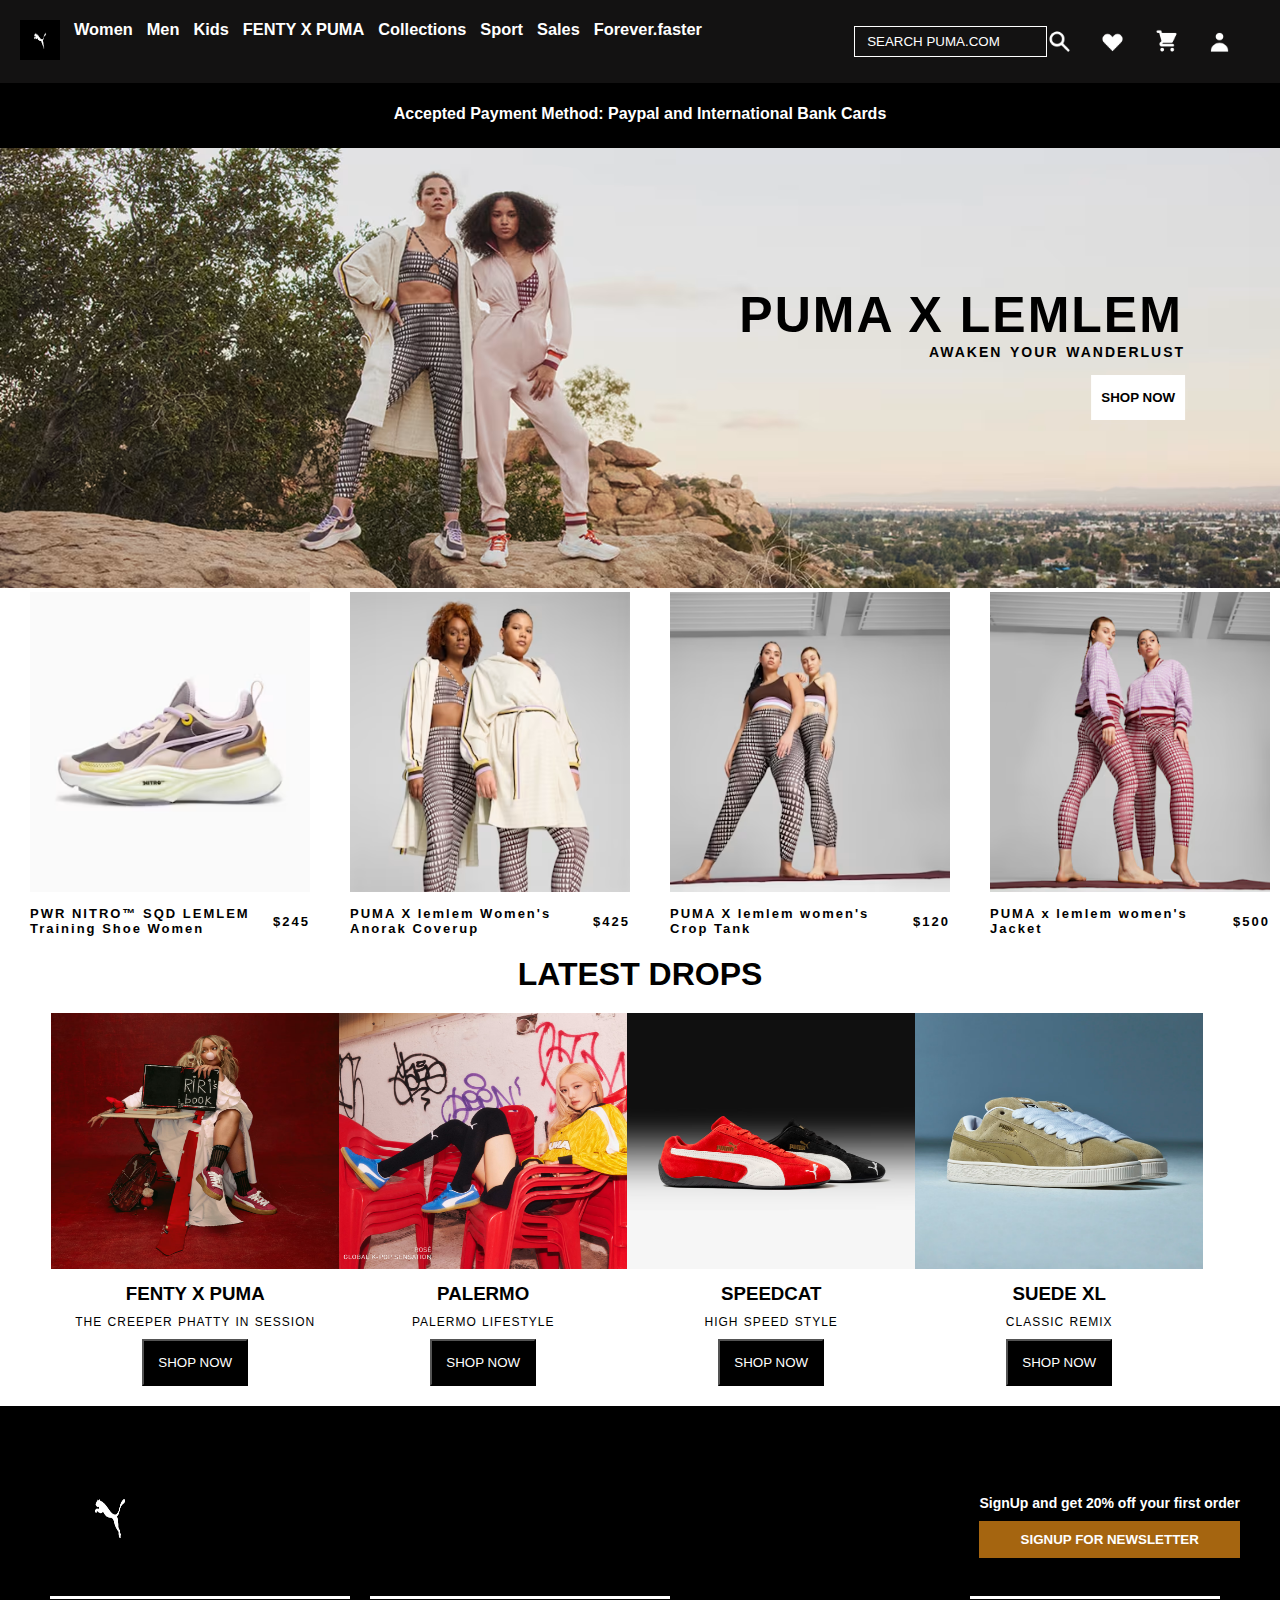
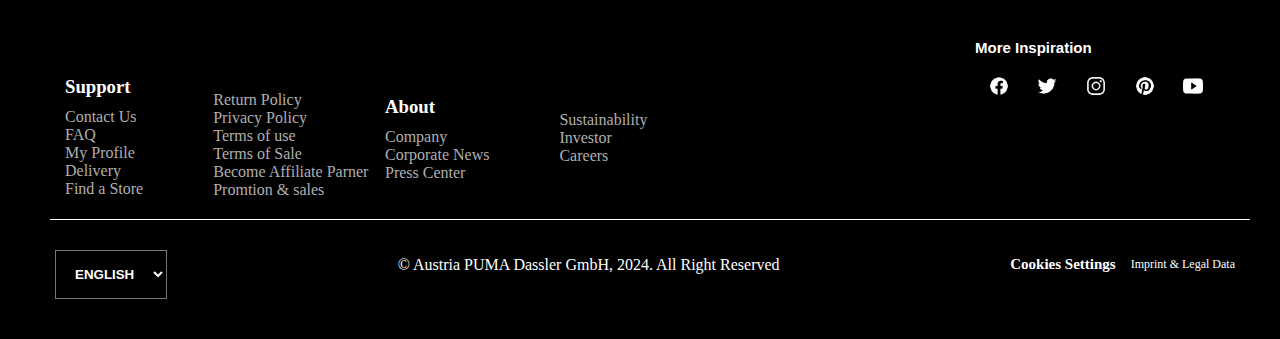
<file: women.html>
<!DOCTYPE html>
<html lang="en">
<head>
    <meta charset="UTF-8">
    <meta name="viewport" content="width=device-width, initial-scale=1.0">
    <title>WOMEN PUMA</title>
    <link rel="stylesheet" href="women.css">
    <link rel="shortcut icon" href="puma.png">
</head>
<body>
    <!--This is the space for female shopping-->
    <div class="container" >
        <div class="main" >
            <header>
            <!--This is the fixed heading-->
                <nav class="Puma">
                    <a href="C:\Users\BABS\Desktop\puma\home.html">
                        <img src="puma.png" height="40px" width="40px">
                    </a> 
                  
                    <a href="C:\Users\BABS\Desktop\puma\women.html"><h3>Women</h3></a>
                    <a href="C:\Users\BABS\Desktop\puma\men.html"><h3>Men</h3></a>
                    <a href="C:\Users\BABS\Desktop\puma\kids.html"><h3>Kids</h3></a>
                    <a href="C:\Users\BABS\Desktop\puma\fenty.html"><h3>FENTY X PUMA</h3></a>
                    <a href="C:\Users\BABS\Desktop\puma\collection.html"><h3>Collections</h3></a>
                    <a href="C:\Users\BABS\Desktop\puma\sport.html"> <h3>Sport</h3></a>
                    <a href="C:\Users\BABS\Desktop\puma\sales.html"><h3>Sales</h3></a>
                    <h3>Forever.faster</h3>
                </nav>
                <nav class="icon">
                <div class="search">
                    <input type="search" id="search" placeholder="SEARCH PUMA.COM">
                    <img src="search.png" alt="search" width="25px" height="25px" >
                </div>
                <img src="heart.png" alt="heart" width="25px" height="25px">
                <img src="shopping-cart.png" alt="shopping-cart" width="25px" height="25px">
                <img src="user.png"  alt="user" width="25px" height="25px">
            </nav>
            </header>
            <!--This is the heading with absolute position talkinng about price-->
            <div class="price">
                <h1>Accepted Payment Method: Paypal and International Bank Cards</h1>
            </div>
            <div class="image">
                <!--This is the wide advertisment pictures-->
                <img src="PUMA X LEMLEM" id="lemlem"> 
                <div class="lemlem">
                    <h1>PUMA X LEMLEM</h1>
                    <P>AWAKEN YOUR WANDERLUST</P>
                    <button id="shop">
                        SHOP NOW
                     </button>
                </div>
           </div>
          <!--This is the small advertisment pictures-->
         <div class="layer">
            <div class="Nitro">
                <img src="PWR-NITRO™-SQD-LEMLEM-Training-Shoes-Women.avif" alt="PWR-NITRO™">
               <div class="nitro">
                <h3>PWR NITRO™ SQD LEMLEM <br>Training Shoe Women</h3>
                <h3>$245</h3>
            </div>
            </div>
            <div class="Anorak">
                <img src="PUMA-x-lemlem-Women's-Anorak-Coverup.avif" alt="PUMA-x-lemlem-Women's">
                <div class="anorak v">
                    <h3>PUMA X lemlem Women's<BR>Anorak Coverup</h3>
                        <h3>$425</h3>
                </div>
            </div>
            <div class="Crop">
                <img src="PUMA-x-lemlem-Women's-Crop-Tank.avif" >
                <div class="crop">
                    <h3>PUMA X lemlem women's<br>Crop Tank</h3h>
                    <h3>$120</h3>
                </div>
            </div>
            <div class="jacket">
                <img src="PUMA-x-lemlem-Women's-Jacket.avif" alt="Women Jacket">
                <div class="jackett">
                    <h3>PUMA x lemlem women's <br> Jacket</h3>
                    <h3>$500</h3>
                </div>
            </div>
         </div>

         <!-- LbATEST DROPS-->
          <div class="drop">
            <h1>LATEST DROPS</h1>
          </div>
          <div class="latest">
            <div class="FENTY">
                <img src="FENTY X PUMA.avif">
                <div class="fenty">
                    <h3>FENTY X PUMA </h3>
                    <p>THE CREEPER PHATTY IN SESSION </p>
                    <button>SHOP NOW</button>
                </div>
            </div>
            <div class="PALERMO">
                <img src="PALERMO">
                <div class="palermo">
                    <h3>PALERMO</h3>
                    <p>PALERMO LIFESTYLE</p>
                    <button>SHOP NOW</button>
                </div>
            </div>
            <div class="SPEEDCAT">
                <img src="SPEEDCAT">
                <div class="speedcat">
                    <h3>SPEEDCAT</h3>
                    <p>HIGH SPEED STYLE</p>
                    <button>SHOP NOW</button>
                </div>
            </div>
            <div class="SUEDE">
                <img src="SUEDE XL" alt="">
                <div class="suede">
                    <h3>SUEDE XL</h3>
                    <p>CLASSIC REMIX</p>
                    <button>SHOP NOW  </button>
                </div>
            </div>
          </div>
         <!--The lower part of the page -->
         <footer>
            <div class="sign">
          <img src="puma.png" height="100px" width="100px">
          <div class="up">
          <h3>SignUp and get 20% off your first order</h3>
          <button id="news">SIGNUP FOR NEWSLETTER</button>
        </div>
        </div>
          <div class="hr">
            <hr>
            <hr>
            <div class="social">
             <div class="start">
                <hr>
                <h4>More Inspiration</h4>
            </div>
                <div class="socialMedia">
                    <img src="logo-facebook.png" alt="facebook">
                    <img src="logo-twitter.png" alt="twitter">
                    <img src="logo-instagram.png" alt="instagram">
                    <img src="logo-pinterest.png" alt="printest">
                    <img src="logo-youtube.png" alt="youtube">
                </div>
            </div>
          </div>
          <div class="All">
          <div class="Support">
          <div class="Support1">
          <h3>Support</h3>
          <p>Contact Us</p>
          <p>FAQ</p>
          <p>My Profile</p>
          <p>Delivery</p>
          <p>Find a Store</p>
        </div>
        <div class="Support2"> 
            <p>Return Policy</p>
            <p>Privacy Policy</p>
            <p>Terms of use</p>
            <p>Terms of Sale</p>
            <p>Become Affiliate Parner</p>
            <p>Promtion & sales </p>
        </div>
        </div> 
        <div class="About">
        <div class="About1">
            <h3>About</h3>
            <p>Company</p>
            <p>Corporate News</p>
            <p>Press Center</p>
        </div>
        <div class="About2">
            <p>Sustainability</p>
            <p>Investor</p>
            <p>Careers</p>
        </div>
        </div>
        </div>
        <div class="last">
        <hr>
    </div>
         <div class="lastPart">
            <select>
                <option id="english">ENGLISH</option>
            </select>
            <p>&copy Austria PUMA Dassler GmbH, 2024. All Right Reserved</p>
            <div class="cookies">
                <h2>Cookies Settings</h2>
                <p>Imprint & Legal Data</p>
            </div>
         </div>
        </footer>
        </div>
    </div>
     
    <script> 
    </script>
    
</body>
</html>
</file>
<file: styles.css>
*{
    margin: 0;
    padding: 0;
    box-sizing: border-box ;
    font-family: Arial, Helvetica, sans-serif;
}
 

.container {
    width: 100%;
    height: 150dvh;
    background-color: rgb(255, 255, 255);
}
 .Puma {
    display: flex;
    justify-content: space-between;
    align-items: center;
    width: 55%;
    color: white;
    font-size: 14px;
    font-family: 'Segoe UI', Tahoma, Geneva, Verdana, sans-serif;
}
 .Puma img {
    padding: -15px;
 }

 
 .Puma a{
  color: white;
  text-decoration: none;
}
   /* Simple styling */
   .hidden-content {
    display: none; /* Hidden by default */
}
.hamburger{
  display: none;
}
.toggle-btn {
    color: blue;
    cursor: pointer;
    text-decoration: underline;
}

.search {
    display: flex;
    justify-content: center;
    align-items: center; 
}
#search {
    border: 1px solid white;
    padding:7px;
    background-color: transparent;
    color: white;
}

.search ::placeholder {
    padding: 5px;
    color: white;
}

.icon {
    display: flex;
    justify-content: space-evenly;
    align-items: center;
    width: 35%;
}

header {
  display: flex;
  justify-content: space-between;
  align-items: center;
  background-color: rgb(19, 18, 18);
  padding: 20px;
  width: 100%;
  position: fixed;
  z-index: 10;

    .price {
      padding: 25px;
    background-color: black;
    color:white;
    margin-top: 5rem;
    position: absolute;
    width: 100%;
    z-index: 5;
    }
    .price h1 {
      display: flex;
      justify-content: center;
      align-items: center;
    }

}
.home  p{
  margin-top: 7px;
  word-spacing: 1px;
  font-family: Cambria;
}
.home {
  margin: 10px;
  padding: 15px;
}
.home ul {
  display: flex;
  justify-content: space-between;
  align-items: flex-start;
  width: 20%;
  margin-bottom: 20px;
  margin-left: 12px;
}
.home h1 {
  margin: 15px 0px;
}
.drop {
 display: flex;
 justify-content: space-evenly;
 align-items: center;
 width: 60%;
 
}

.drops {
    display: flex;
    justify-content: space-between;
    align-items: center;
    padding: 15px;
    background-color: white;
    position:inherit;
}

#gender {
    padding: 10px;
    font-weight: bold;
}

#Age {
    padding: 10px;
    font-weight: bold;
}

#Category {
    padding: 10px;
    font-weight: bold;
}
.nav {
  display: flex;
  justify-content: space-evenly;
  align-items: center;
  width: 100%;
}
#Product {
    padding: 10px;
    font-weight: bold;
}

#Price {
    padding: 10px;
    font-weight: bold;
}

#Size {
    padding: 10px;
    font-weight: bold;
}

#sort {
    padding: 10px;
    font-weight: bold;
}

.windows {
    padding: 20px;
    display: flex;
    justify-content: space-around;
    align-items: center;
    margin-top: 25px;
    font-family: 'Segoe UI', Tahoma, Geneva, Verdana, sans-serif;
}

.price-shoe {
    display: flex;
    justify-content: space-between;
    align-items: center;
    margin-top: 45px;
}

.pumaxone button {
    padding: 3px;
    background-color: black;
    color: white;
    width: 35%;
    font-size: 12px;
    margin-top: 3px;
}

.windows p {
    color: #afafaf;
    margin-top: 10px;
} 

.lasTPart {
    display: flex;
    justify-content: center;
    align-items: center;
}

.lasTPart button {
    padding: 12px;
    margin: 7px;
}

#one {
    background-color: transparent;
    border: 2px solid black;
}

#two {
    background-color: rgb(189, 121, 34);
    border: none;
}

footer{
    background-color: black;
    color: white;
    padding: 40px;
}

 hr {
    width: 25%;
    height: 3px;
    background-color: white;
    border: none;
    margin: 10px;
}

.Support1 {
    display: flex;
    align-items:flex-start;
    justify-content: flex-start;
    flex-direction: column;
    margin-left: 25px;
    color: #afafaf;
}
.Support1 h3{
    color: white;
    margin-bottom: 10px;
}
.Support2 {
    display: flex;
    align-items:flex-start;
    justify-content: flex-start;
    flex-direction: column;
    margin: 10px;
    margin-top: 15px;
    margin-left: 50px;
    color: #afafaf;
}

.Support{
    display: flex;
    align-items:flex-start;
    justify-content: flex-start;
    flex-direction: row;
    width: 35%;
    margin-top: -20px;
}

.About1 {
    display: flex;
    align-items:flex-start;
    justify-content: flex-start;
    flex-direction: column;
    margin-left: 25px;
    color: #afafaf;
}

.About h3{
    color: white;
    margin-bottom: 10px;
}
.About2 {
    display: flex;
    align-items:flex-start;
    justify-content: flex-start;
    flex-direction: column;
    margin: 10px;
    margin-top: 15px;
    margin-left: 70px;
    color: #afafaf;
}

.About{
    display: flex;
    align-items:flex-start;
    justify-content: flex-start;
    flex-direction: row;
    margin-left: -100px;
    
}

.All {
    display: flex;
    align-items:flex-start;
    justify-content: flex-start;
}

.hr {
    display: flex;
    align-items: flex-start;
    justify-content: flex-start;
}

/* Full-screen overlay */
.overlay {
  position: fixed;
  top: 0;
  left: 0;
  width: 100%;
  height: 100%;
  background-color: rgba(0, 0, 0, 0.5);
  display: none;
  justify-content: center;
  align-items: center;
  z-index: 1000;
  border: 2px solid black;
  border-radius:10px ;
  -webkit-border-radius:10px ;
  -moz-border-radius:10px ;
  -ms-border-radius:10px ;
  -o-border-radius:10px ;
}
  
  /* Popup box styling */
  .popup {
    background-color: white;
    padding: 40px 30px; /* Increase padding for better spacing */
    border-radius: 5px; /* Subtle rounded corners */
    width: 90%;
    max-width: 400px; /* Restrict maximum width */
    box-shadow: 0 5px 15px rgba(0, 0, 0, 0.3); /* Box shadow */
    text-align: center; /* Center the text */
    font-family: Arial, sans-serif; /* Adjust font family */
    
  }
  
  /* Logo styling */
  .popup img {
    width: 50px; /* Smaller logo size */
    margin-bottom: 20px; /* Space between logo and heading */
  }
  
  /* Title styling */
  .popup h2 {
    font-size: 20px;
    margin-bottom: 20px;
    font-weight: bold;
    letter-spacing: 1px; /* Increase spacing between letters */
  }
  
  /* Paragraph styling */
  .popup p {
    font-size: 14px;
    margin-bottom: 20px;
    color: #333; /* Slightly darker text */
  }
  
  /* List styling */
  .popup ul {
    list-style: none; /* Remove default bullet points */
    padding-left: 0;
    text-align: left;
    margin-bottom: 30px;
    font-size: 14px;
    color: #333; /* Darker text for better readability */
  }
  
  .popup ul li {
    margin-bottom: 10px; /* Add space between list items */
  }
  
  /* Button styling */
  .popup button {
    background-color: black;
    color: white;
    border: none;
    padding: 15px 20px;
    /*Addpaddingforlargerbutton*/cursor: pointer;
    border-radius: 5px;
    width: 100%;
    /*Fullwidthbutton*/font-size: 16px;
    font-weight: bold;
    -webkit-border-radius: 5px;
    -moz-border-radius: 5px;
    -ms-border-radius: 5px;
    -o-border-radius: 5px;
}
  
  .popup button:hover {
    background-color: #333; /* Slightly lighter on hover */
  }
  
  /* Link styling */
  .popup a {
    color: black;
    text-decoration: none;
    display: block;
    margin-top: 20px; /* Spacing between button and link */
    font-size: 14px;
  }
  
  .popup a:hover {
    text-decoration: underline;
  }
  
  .sign {
    display: flex;
    justify-content: space-between;
    align-items: center;
    padding: 20px;
  }

  .up {
    font-family: Arial,sans-serif;
    color: white;
    margin-right: -20px;
    margin-top: 20px;

  }
  .up h3 {
    font-size: 14px;
    margin-bottom: 10px;
    
  }

  .up button {
    width: 100%;
    background: rgba(185, 113, 18, 0.89);
    border: none;
  }
  #news {
    padding: 11px;
    color: white;
    font-weight: bolder;
  }

  .social {
    margin-left: 280px;
    justify-content: end;
    align-items: flex-end;
    
  }

  .start hr {
    width: 250px;
    max-width: 800px;
  }
  .start h4 {
    margin-left: 15px;
    font-size: 15px;
    font-family: Arial;
    margin-top: 40px;
  }
  .socialMedia img {
    width: 20px;
    height: 20px;
    margin-top: 20px;
    margin-left: 2px;
  }
  .socialMedia {
    display: flex;
    justify-content: space-evenly;
    align-items: center;
    
  }

  .last hr {
    width: 100%;
      height: 1px;
      border: none;
      
  }
  .lastPart {
    display: flex;
    justify-content: space-between;
    align-items: center;

  }

  .cookies {
    display: flex;
    justify-content: space-around;
    align-items: center;
    margin-right: 5px;
  }
  .cookies h2 {
    margin-right: 15px;
    font-size: 15px;
    font-weight: bold;
  }
  .cookies p {
    font-size: 12px;
  }

  .lastPart select {
    padding: 15px;
    color:white;
    background-color: transparent;
    margin-left: 15px;
    margin-top: 20px;
    padding-right: -18px;
    font-weight: 900;
  }

  @media (max-width: 425px ) {
    .nav {
      display: none;
    }
    .hamburger {
      display: block;
    }
  }
</file>
<file: collection.css>
*{
    margin: 0;
    padding: 0;
    box-sizing: border-box;
    font-family: Arial, Helvetica, sans-serif; 
}

.container {
    width: 100%;
    height: 150dvh;
    background-color: rgb(255, 255, 255);
}
 .Puma {
    display: flex;
    justify-content: space-between;
    align-items: flex-start;
    width: 55%;
    color: white;
    font-size: 14px;
    font-family: 'Segoe UI', Tahoma, Geneva, Verdana, sans-serif;
}
 .Puma img {
    padding: -15px;
 }
   /* Simple styling */
   .hidden-content {
    display: none; /* Hidden by default */
}

.Puma a{
    color: white;
    text-decoration: none;
  }
.toggle-btn {
    color: blue;
    cursor: pointer;
    text-decoration: underline;
}
.Product{
    display: flex;
    align-items: center;
    justify-content: space-between;
    margin: 1rem 15px;
    margin-left: 2rem;
}
.search {
    display: flex;
    justify-content: center;
    align-items: center; 
}
#search {
    border: 1px solid white;
    padding:7px;
    background-color: transparent;
    color: white;
}

.search ::placeholder {
    padding: 5px;
    color: white;
}

.icon {
    display: flex;
    justify-content: space-evenly;
    align-items: center;
    width: 35%;
}

header {
  display: flex;
  justify-content: space-between;
  align-items: center;
  background-color: rgb(19, 18, 18);
  padding: 20px;
  width: 100%;
  position: fixed;
  z-index: 10;

    .price {
      padding: 25px;
    background-color: black;
    color:white;
    margin-top: 5rem;
    position: absolute;
    width: 100%;
    z-index: 5;
    }
    .price h1 {
      display: flex;
      justify-content: center;
      align-items: center;
    }

}
.home  p{
  margin-top: 7px;
  word-spacing: 1px;
  font-family: Cambria;
}
.home {
  margin: 10px;
  padding: 15px;
}
.home ul {
  display: flex;
  justify-content: space-between;
  align-items: flex-start;
  width: 20%;
  margin-bottom: 20px;
  margin-left: 12px;
}
.home h1 {
  margin: 15px 0px;
}
.drop {
 display: flex;
 justify-content: space-evenly;
 align-items: center;
 width: 60%;
 
}

.drops {
    display: flex;
    justify-content: space-between;
    align-items: center;
    padding: 15px;
    background-color: white;
    position:inherit;
}

#gender {
    padding: 10px;
    font-weight: bold;
}

#Age {
    padding: 10px;
    font-weight: bold;
}

#Category {
    padding: 10px;
    font-weight: bold;
}

#Product {
    padding: 10px;
    font-weight: bold;
}

#Price {
    padding: 10px;
    font-weight: bold;
}

#Size {
    padding: 10px;
    font-weight: bold;
}

#sort {
    padding: 10px;
    font-weight: bold;
}

.windows {
    padding: 20px;
    display: flex;
    justify-content: space-around;
    align-items: center;
    margin-top: 25px;
    font-family: 'Segoe UI', Tahoma, Geneva, Verdana, sans-serif;
}

.price-shoe {
    display: flex;
    justify-content: space-between;
    align-items: center;
    margin-top: 45px;
}

.windows button {
    padding: 3px;
    background-color: black;
    color: white;
    width: 35%;
    font-size: 12px;
    margin-top: 3px;
}

.windows p {
    color: #afafaf;
    margin-top: 10px;
} 
.lasTPart {
    display: flex;
    justify-content: center;
    align-items: center;
}

.lasTPart button {
    padding: 12px;
    margin: 7px;
}

#one {
    background-color: transparent;
    border: 2px solid black;
}

#two {
    background-color: rgb(189, 121, 34);
    border: none;
}



footer{
    background-color: black;
    color: white;
    padding: 40px;
}

 hr {
    width: 25%;
    height: 3px;
    background-color: white;
    border: none;
    margin: 10px;
}

.Support1 {
    display: flex;
    align-items:flex-start;
    justify-content: flex-start;
    flex-direction: column;
    margin-left: 25px;
    color: #afafaf;
}
.Support1 h3{
    color: white;
    margin-bottom: 10px;
}
.Support2 {
    display: flex;
    align-items:flex-start;
    justify-content: flex-start;
    flex-direction: column;
    margin: 10px;
    margin-top: 15px;
    margin-left: 50px;
    color: #afafaf;
}

.Support{
    display: flex;
    align-items:flex-start;
    justify-content: flex-start;
    flex-direction: row;
    width: 35%;
    margin-top: -20px;
}

.About1 {
    display: flex;
    align-items:flex-start;
    justify-content: flex-start;
    flex-direction: column;
    margin-left: 25px;
    color: #afafaf;
}

.About h3{
    color: white;
    margin-bottom: 10px;
}
.About2 {
    display: flex;
    align-items:flex-start;
    justify-content: flex-start;
    flex-direction: column;
    margin: 10px;
    margin-top: 15px;
    margin-left: 70px;
    color: #afafaf;
}

.About{
    display: flex;
    align-items:flex-start;
    justify-content: flex-start;
    flex-direction: row;
    margin-left: -85px;
    
}

.All {
    display: flex;
    align-items:flex-start;
    justify-content: flex-start;
}

.hr {
    display: flex;
    align-items: flex-start;
    justify-content: flex-start;
}


  .sign {
    display: flex;
    justify-content: space-between;
    align-items: center;
    padding: 20px;
  }

  .up {
    font-family: Arial,sans-serif;
    color: white;
    margin-right: -20px;
    margin-top: 20px;

  }
  .up h3 {
    font-size: 14px;
    margin-bottom: 10px;
    
  }

  .up button {
    width: 100%;
    background: rgba(185, 113, 18, 0.89);
    border: none;
  }
  #news {
    padding: 11px;
    color: white;
    font-weight: bolder;
  }

  .social {
    margin-left: 280px;
    justify-content: end;
    align-items: flex-end;
    
  }

  .start hr {
    width: 250px;
    max-width: 800px;
  }
  .start h4 {
    margin-left: 15px;
    font-size: 15px;
    font-family: Arial;
    margin-top: 40px;
  }
  .socialMedia img {
    width: 20px;
    height: 20px;
    margin-top: 20px;
    margin-left: 2px;
  }
  .socialMedia {
    display: flex;
    justify-content: space-evenly;
    align-items: center;
    
  }

  .last hr {
    width: 100%;
      height: 1px;
      border: none;
      
  }
  .lastPart {
    display: flex;
    justify-content: space-between;
    align-items: center;

  }

  .cookies {
    display: flex;
    justify-content: space-around;
    align-items: center;
    margin-right: 5px;
  }
  .cookies h2 {
    margin-right: 15px;
    font-size: 15px;
    font-weight: bold;
  }
  .cookies p {
    font-size: 12px;
  }
  .lastPart select {
    padding: 15px;
    color:white;
    background-color: transparent;
    margin-left: 15px;
    margin-top: 20px;
    padding-right: -18px;
    font-weight: 900;
  }
</file>
<file: fenty x puma.css>
*{
    margin: 0;
    padding: 0;
    box-sizing: border-box;
    font-family: Arial, Helvetica, sans-serif; 
}

.container {
    width: 100%;
    height: 150dvh;
    background-color: rgb(255, 255, 255);
}
 .Puma {
    display: flex;
    justify-content: space-between;
    align-items: flex-start;
    width: 55%;
    color: white;
    font-size: 14px;
    font-family: 'Segoe UI', Tahoma, Geneva, Verdana, sans-serif;
}
 .Puma img {
    padding: -15px;
 }
   /* Simple styling */
   .hidden-content {
    display: none; /* Hidden by default */
}

.Puma a{
    color: white;
    text-decoration: none;
  }
.toggle-btn {
    color: blue;
    cursor: pointer;
    text-decoration: underline;
}
.Product{
    display: flex;
    align-items: center;
    justify-content: space-between;
    margin: 3rem 15px;
    margin-left: 2rem;
}
.search {
    display: flex;
    justify-content: center;
    align-items: center; 
}
#search {
    border: 1px solid white;
    padding:7px;
    background-color: transparent;
    color: white;
}

.search ::placeholder {
    padding: 5px;
    color: white;
}

.icon {
    display: flex;
    justify-content: space-evenly;
    align-items: center;
    width: 35%;
}

header {
  display: flex;
  justify-content: space-between;
  align-items: center;
  background-color: rgb(19, 18, 18);
  padding: 20px;
  width: 100%;
  position: fixed;
  z-index: 10;

    .price {
      padding: 25px;
    background-color: black;
    color:white;
    margin-top: 5rem;
    position: absolute;
    width: 100%;
    z-index: 5;
    }
    .price h1 {
      display: flex;
      justify-content: center;
      align-items: center;
    }

}
.home  p{
  margin-top: 7px;
  word-spacing: 1px;
  font-family: Cambria;
}
.home {
  margin: 10px;
  padding: 15px;
}
.home ul {
  display: flex;
  justify-content: space-between;
  align-items: flex-start;
  width: 20%;
  margin-bottom: 20px;
  margin-left: 12px;
}
.home h1 {
  margin: 15px 0px;
}
.drop {
 display: flex;
 justify-content: space-evenly;
 align-items: center;
 width: 60%;
 
}

.drops {
    display: flex;
    justify-content: space-between;
    align-items: center;
    padding: 15px;
    background-color: white;
    position:inherit;
}

#gender {
    padding: 10px;
    font-weight: bold;
}

#Age {
    padding: 10px;
    font-weight: bold;
}

#Category {
    padding: 10px;
    font-weight: bold;
}

#Product {
    padding: 10px;
    font-weight: bold;
}

#Price {
    padding: 10px;
    font-weight: bold;
}

#Size {
    padding: 10px;
    font-weight: bold;
}

#sort {
    padding: 10px;
    font-weight: bold;
}

.windows {
    padding: 20px;
    display: flex;
    justify-content: space-around;
    align-items: center;
    margin-top: 25px;
    font-family: 'Segoe UI', Tahoma, Geneva, Verdana, sans-serif;
}

.price-shoe {
    display: flex;
    justify-content: space-between;
    align-items: center;
    margin-top: 45px;
}

.windows button {
    padding: 3px;
    background-color: black;
    color: white;
    width: 35%;
    font-size: 12px;
    margin-top: 3px;
}

.windows p {
    color: #afafaf;
    margin-top: 10px;
} 


footer{
    background-color: black;
    color: white;
    padding: 40px;
}

 hr {
    width: 25%;
    height: 3px;
    background-color: white;
    border: none;
    margin: 10px;
}

.Support1 {
    display: flex;
    align-items:flex-start;
    justify-content: flex-start;
    flex-direction: column;
    margin-left: 25px;
    color: #afafaf;
}
.Support1 h3{
    color: white;
    margin-bottom: 10px;
}
.Support2 {
    display: flex;
    align-items:flex-start;
    justify-content: flex-start;
    flex-direction: column;
    margin: 10px;
    margin-top: 15px;
    margin-left: 50px;
    color: #afafaf;
}

.Support{
    display: flex;
    align-items:flex-start;
    justify-content: flex-start;
    flex-direction: row;
    width: 35%;
    margin-top: -20px;
}

.About1 {
    display: flex;
    align-items:flex-start;
    justify-content: flex-start;
    flex-direction: column;
    margin-left: 25px;
    color: #afafaf;
}

.About h3{
    color: white;
    margin-bottom: 10px;
}
.About2 {
    display: flex;
    align-items:flex-start;
    justify-content: flex-start;
    flex-direction: column;
    margin: 10px;
    margin-top: 15px;
    margin-left: 70px;
    color: #afafaf;
}

.About{
    display: flex;
    align-items:flex-start;
    justify-content: flex-start;
    flex-direction: row;
    margin-left: -85px;
    
}

.All {
    display: flex;
    align-items:flex-start;
    justify-content: flex-start;
}

.hr {
    display: flex;
    align-items: flex-start;
    justify-content: flex-start;
}

/* Full-screen overlay */
.overlay {
  position: fixed;
  top: 0;
  left: 0;
  width: 100%;
  height: 100%;
  background-color: rgba(0, 0, 0, 0.5);
  display: none;
  justify-content: center;
  align-items: center;
  z-index: 1000;
  border: 2px solid black;
  border-radius:10px ;
  -webkit-border-radius:10px ;
  -moz-border-radius:10px ;
  -ms-border-radius:10px ;
  -o-border-radius:10px ;
}
 
  .sign {
    display: flex;
    justify-content: space-between;
    align-items: center;
    padding: 20px;
  }

  .up {
    font-family: Arial,sans-serif;
    color: white;
    margin-right: -20px;
    margin-top: 20px;

  }
  .up h3 {
    font-size: 14px;
    margin-bottom: 10px;
    
  }

  .up button {
    width: 100%;
    background: rgba(185, 113, 18, 0.89);
    border: none;
  }
  #news {
    padding: 11px;
    color: white;
    font-weight: bolder;
  }

  .social {
    margin-left: 280px;
    justify-content: end;
    align-items: flex-end;
    
  }

  .start hr {
    width: 250px;
    max-width: 800px;
  }
  .start h4 {
    margin-left: 15px;
    font-size: 15px;
    font-family: Arial;
    margin-top: 40px;
  }
  .socialMedia img {
    width: 20px;
    height: 20px;
    margin-top: 20px;
    margin-left: 2px;
  }
  .socialMedia {
    display: flex;
    justify-content: space-evenly;
    align-items: center;
    
  }

  .last hr {
    width: 100%;
      height: 1px;
      border: none;
      
  }
  .lastPart {
    display: flex;
    justify-content: space-between;
    align-items: center;

  }

  .cookies {
    display: flex;
    justify-content: space-around;
    align-items: center;
    margin-right: 5px;
  }
  .cookies h2 {
    margin-right: 15px;
    font-size: 15px;
    font-weight: bold;
  }
  .cookies p {
    font-size: 12px;
  }

  .lastPart select {
    padding: 15px;
    color:white;
    background-color: transparent;
    margin-left: 15px;
    margin-top: 20px;
    padding-right: -18px;
    font-weight: 900;
  }
</file>
<file: home.css>
*{
    margin: 0;
    padding: 0;
    box-sizing: border-box 
}

#popup-frame {
  position: fixed;
  top: 0;
  left: 0;
  width: 100%;
  height: 100%;
  border: none;
  display: none; /* Hidden initially */
  z-index: 1000;
}

.container {
    width: 100%;
    height: 150dvh;
    background-color: rgb(255, 255, 255);
}


    .popup-overlay {
      display: none;
      position: fixed;
      top: 0;
      left: 0;
      width: 100%;
      height: 100%;
      background: rgba(0, 0, 0, 0.5);
      z-index: 999;

      .popup {
        display: none;
        position: fixed;
        left: 50%;
        top: 50%;
        transform: translate(-50%, -50%);
        width: 300px;
        padding: 20px;
        background-color: white;
        box-shadow: 0px 0px 10px rgba(0, 0, 0, 0.1);
        z-index: 1000;
    }

    .popup-active {
        display: block;
    } 
}
 .Puma {
    display: flex;
    justify-content: space-between;
    align-items: flex-start;
    width: 55%;
    color: white;
    font-size: 14px;
    font-family: 'Segoe UI', Tahoma, Geneva, Verdana, sans-serif;
}
 .Puma img {
    padding: -15px;
 }

.toggle-btn {
    color: blue;
    cursor: pointer;
    text-decoration: underline;
}

.search {
    display: flex;
    justify-content: center;
    align-items: center; 
}
#search {
    border: 1px solid white;
    padding:7px;
    background-color: transparent;
    color: white;
}

.search ::placeholder {
    padding: 5px;
    color: white;
}

.icon {
    display: flex;
    justify-content: space-evenly;
    align-items: center;
    width: 35%;
}

header {
    display: flex;
    justify-content: space-between;
    align-items: center;
    background-color: rgb(19, 18, 18);
    padding: 20px;
    width: 100%;
    position: fixed;
    z-index: 10;

}
.Puma a{
    color: white;
    text-decoration: none;
}
.price {
    padding: 25px;
    background-color: black;
    color:white;
    margin-top: 5rem;
    position: absolute;
    width: 100%;
    z-index: 5;
  }
  .price h1 {
    display: flex;
    justify-content: center;
    align-items: center;
    font-size: medium;
  }
  .image {
    position: relative;
    display: inline-block;
  }
  #kidsuper {
    margin-top: 9rem;
    width: 100%;
    display: block;
  }
  .kidsuper {
    position: absolute;
    top: 50%;
    left: 20%;
    transform: translate(-50%,-50%);
    -webkit-transform: translate(-50%,-50%);
    -moz-transform: translate(-50%,-50%);
    -ms-transform: translate(-50%,-50%);
    -o-transform: translate(-50%,-50%);
    color: white;
    font-size: 20px;
    font-weight: bold;
   
}

.kidsuper h1 {
    font-size: 40px;
    letter-spacing: 1.5px;
    font-weight: bolder;
    font-family: Arial, Helvetica, sans-serif
}

.kidsuper p {
    text-shadow: none;
    font-family: Arial, Helvetica, sans-serif;
    text-decoration: none;
    text-align:left;
    letter-spacing: 2px;
    word-spacing: 2px;
    font-size: 14px;
}

.kidsuper button {
  padding: 10px;
  margin-top: 15px;
}
#shop {
    padding: 15px 10px;
    background-color: white;
    border: none;
    color: black;
    font-weight: bold;
    margin-top: 10px;
}
.TOPP {
    display: flex;
    justify-content: space-between;
    align-items: center;
    width: 280px;
    font-size: 15px;
}
.Top {
    display: flex;
    justify-content: flex-start;
    align-items: flex-start;
    flex-direction: column;
}
.Top img {
    width: 280px;
    height: 300px;
}

.pantt {
    display: flex;
    justify-content: space-between;
    align-items: center;
    width: 280px;
    font-size: 15px;
}
.pant {
    display: flex;
    justify-content: flex-start;
    align-items: flex-start;
    flex-direction: column;
}
.pant img {
    width: 280px;
    height: 300px;
}

.tee {
    display: flex;
    justify-content: space-between;
    align-items: center;
    width: 280px;
    font-size: 15px;
}
.Tee {
    display: flex;
    justify-content: flex-start;
    align-items: flex-start;
    flex-direction: column;
}
.Tee img {
    width: 280px;
    height: 300px;
}

.jackett {
    display: flex;
    justify-content: space-between;
    align-items: center;
    width: 280px;
    font-size: 15px;
}
.jacket {
    display: flex;
    justify-content: flex-start;
    align-items: flex-start;
    flex-direction: column;
}
.jacket img {
    width: 280px;
    height: 300px;
}

.layer {
    display: flex;
    justify-content: space-around;
    align-items: center;
    width: 100%;
    margin-top: 13px;
    margin: 0px 10px;
}


footer{
    background-color: black;
    color: white;
    padding: 40px;
    margin-top: 10px;
}

 hr {
    width: 25%;
    height: 3px;
    background-color: white;
    border: none;
    margin: 10px;
}

.Support1 {
    display: flex;
    align-items:flex-start;
    justify-content: flex-start;
    flex-direction: column;
    margin-left: 25px;
    color: #afafaf;
}
.Support1 h3{
    color: white;
    margin-bottom: 10px;
}
.Support2 {
    display: flex;
    align-items:flex-start;
    justify-content: flex-start;
    flex-direction: column;
    margin: 10px;
    margin-top: 15px;
    margin-left: 70px;
    color: #afafaf;
}

.Support{
    display: flex;
    align-items:flex-start;
    justify-content: flex-start;
    flex-direction: row;
    width: 35%;
    margin-top: -20px;
}

.About1 {
    display: flex;
    align-items:flex-start;
    justify-content: flex-start;
    flex-direction: column;
    margin-left: 25px;
    color: #afafaf;
}

.About h3{
    color: white;
    margin-bottom: 10px;
}
.About2 {
    display: flex;
    align-items:flex-start;
    justify-content: flex-start;
    flex-direction: column;
    margin: 10px;
    margin-top: 15px;
    margin-left: 70px;
    color: #afafaf;
}

.About{
    display: flex;
    align-items:flex-start;
    justify-content: flex-start;
    flex-direction: row;
    margin-left: -100px;
    
}

.All {
    display: flex;
    align-items:flex-start;
    justify-content: flex-start;
}

.hr {
    display: flex;
    align-items: flex-start;
    justify-content: flex-start;
}

  .sign {
    display: flex;
    justify-content: space-between;
    align-items: center;
    padding: 20px;
  }

  .up {
    font-family: Arial,sans-serif;
    color: white;
    margin-right: -20px;
    margin-top: 20px;

  }
  .up h3 {
    font-size: 14px;
    margin-bottom: 10px;
    
  }

  .up button {
    width: 100%;
    background: rgba(185, 113, 18, 0.89);
    border: none;
  }
  #news {
    padding: 11px;
    color: white;
    font-weight: bolder;
  }

  .social {
    margin-left: 280px;
    justify-content: end;
    align-items: flex-end;
    
  }

  .start hr {
    width: 250px;
    max-width: 800px;
  }
  .start h4 {
    margin-left: 15px;
    font-size: 15px;
    font-family: Arial;
    margin-top: 40px;
  }
  .socialMedia img {
    width: 20px;
    height: 20px;
    margin-top: 20px;
    margin-left: 2px;
  }
  .socialMedia {
    display: flex;
    justify-content: space-evenly;
    align-items: center;
    
  }

  .last hr {
    width: 100%;
      height: 1px;
      border: none;
      
  }
  .lastPart {
    display: flex;
    justify-content: space-between;
    align-items: center;

  }

  .cookies {
    display: flex;
    justify-content: space-around;
    align-items: center;
    margin-right: 5px;
  }
  .cookies h2 {
    margin-right: 15px;
    font-size: 15px;
    font-weight: bold;
  }
  .cookies p {
    font-size: 12px;
  }

  .lastPart select {
    padding: 15px;
    color:white;
    background-color: transparent;
    margin-left: 15px;
    margin-top: 20px;
    padding-right: -18px;
    font-weight: 900;
  }
</file>
<file: kids.css>
*{
    margin: 0;
    padding: 0;
    box-sizing: border-box 
}

.container {
    width: 100%;
    height: 150dvh;
    background-color: rgb(255, 255, 255);
}
 .Puma {
    display: flex;
    justify-content: space-between;
    align-items: flex-start;
    width: 55%;
    color: white;
    font-size: 14px;
    font-family: 'Segoe UI', Tahoma, Geneva, Verdana, sans-serif;
}
 .Puma img {
    padding: -15px;
 }

.toggle-btn {
    color: blue;
    cursor: pointer;
    text-decoration: underline;
}

.search {
    display: flex;
    justify-content: center;
    align-items: center; 
}
#search {
    border: 1px solid white;
    padding:7px;
    background-color: transparent;
    color: white;
}

.search ::placeholder {
    padding: 5px;
    color: white;
}

.icon {
    display: flex;
    justify-content: space-evenly;
    align-items: center;
    width: 35%;
}

header {
    display: flex;
    justify-content: space-between;
    align-items: center;
    background-color: rgb(19, 18, 18);
    padding: 20px;
    width: 100%;
    position: fixed;
    z-index: 10;

}
.Puma a{
    color: white;
    text-decoration: none;
}
.price {
    padding: 25px;
    background-color: black;
    color:white;
    margin-top: 5rem;
    position: absolute;
    width: 100%;
    z-index: 5;
  }
  .price h1 {
    display: flex;
    justify-content: center;
    align-items: center;
    font-size: medium;
    font-family: Arial, Helvetica, sans-serif;
  }
  .image {
    position: relative;
    display: inline-block;
  }
  #TROLLS {
    margin-top: 9rem;
    width: 100%;
    display: block;
  }
  .trolls  {
    position: absolute;
    top: 60%;
    left: 30%;
    transform: translate(-50%,-50%);
    -webkit-transform: translate(-50%,-50%);
    -moz-transform: translate(-50%,-50%);
    -ms-transform: translate(-50%,-50%);
    -o-transform: translate(-50%,-50%);
    color: white;
    font-size: 20px;
    font-weight: bold;
    font-family: Arial, Helvetica, sans-serif
}

.trolls h1 {
    font-size: 50px;
    letter-spacing: 2px;
    font-weight: bold;
    font-family: Arial, Helvetica, sans-serif;
}

.trolls p {
    
    font-family: Arial, Helvetica, sans-serif;
    text-decoration: none;
    text-align:left;
    letter-spacing: 2px;
    word-spacing: 2px;
    font-size: 14px;
}

.trolls button {
  padding: 10px;
  margin-top: 15px;
}
#shop {
    padding: 15px 10px;
    background-color: white;
    border: none;
    color: black;
    font-weight: bold;
    margin-top: 10px;
}
.trolls-graphic {
    display: flex;
    justify-content: space-between;
    align-items: center;
    width: 280px;
    font-size: 15px;
}
.TROLLS-Graphic {
    display: flex;
    justify-content: flex-start;
    align-items: flex-start;
    flex-direction: column;
}
.TROLLS-Graphic img {
    width: 280px;
    height: 300px;
}

.flared {
    display: flex;
    justify-content: space-between;
    align-items: center;
    width: 280px;
    font-size: 15px;
}
.FLARED {
    display: flex;
    justify-content: flex-start;
    align-items: flex-start;
    flex-direction: column;
}
.FLARED img {
    width: 280px;
    height: 300px;
}

.crew {
    display: flex;
    justify-content: space-between;
    align-items: center;
    width: 280px;
    font-size: 15px;
}
.CREW {
    display: flex;
    justify-content: flex-start;
    align-items: flex-start;
    flex-direction: column;
}
.CREW img {
    width: 280px;
    height: 300px;
}

.cargo {
    display: flex;
    justify-content: space-between;
    align-items: center;
    width: 280px;
    font-size: 15px;
}
.CARGO  {
    display: flex;
    justify-content: flex-start;
    align-items: flex-start;
    flex-direction: column;
}
.CARGO img {
    width: 280px;
    height: 300px;
}

.layer {
    display: flex;
    justify-content: space-around;
    align-items: center;
    width: 100%;
    font-family: Arial, Helvetica, sans-serif;
    margin-top: 13px;
    margin: 0px 10px;
}

.layer h3 {
  font-size: 13px;
  letter-spacing: 2px;
}

footer{
    background-color: black;
    color: white;
    padding: 40px;
    margin-top: 10px;
}

 hr {
    width: 25%;
    height: 3px;
    background-color: white;
    border: none;
    margin: 10px;
}

.Support1 {
    display: flex;
    align-items:flex-start;
    justify-content: flex-start;
    flex-direction: column;
    margin-left: 25px;
    color: #afafaf;
}
.Support1 h3{
    color: white;
    margin-bottom: 10px;
}
.Support2 {
    display: flex;
    align-items:flex-start;
    justify-content: flex-start;
    flex-direction: column;
    margin: 10px;
    margin-top: 15px;
    margin-left: 70px;
    color: #afafaf;
}

.Support{
    display: flex;
    align-items:flex-start;
    justify-content: flex-start;
    flex-direction: row;
    width: 35%;
    margin-top: -20px;
}

.About1 {
    display: flex;
    align-items:flex-start;
    justify-content: flex-start;
    flex-direction: column;
    margin-left: 25px;
    color: #afafaf;
}

.About h3{
    color: white;
    margin-bottom: 10px;
}
.About2 {
    display: flex;
    align-items:flex-start;
    justify-content: flex-start;
    flex-direction: column;
    margin: 10px;
    margin-top: 15px;
    margin-left: 70px;
    color: #afafaf;
}

.About{
    display: flex;
    align-items:flex-start;
    justify-content: flex-start;
    flex-direction: row;
    margin-left: -100px;
    
}

.All {
    display: flex;
    align-items:flex-start;
    justify-content: flex-start;
}

.hr {
    display: flex;
    align-items: flex-start;
    justify-content: flex-start;
}

  .sign {
    display: flex;
    justify-content: space-between;
    align-items: center;
    padding: 20px;
  }

  .up {
    font-family: Arial,sans-serif;
    color: white;
    margin-right: -20px;
    margin-top: 20px;

  }
  .up h3 {
    font-size: 14px;
    margin-bottom: 10px;
    
  }

  .up button {
    width: 100%;
    background: rgba(185, 113, 18, 0.89);
    border: none;
  }
  #news {
    padding: 11px;
    color: white;
    font-weight: bolder;
  }

  .social {
    margin-left: 280px;
    justify-content: end;
    align-items: flex-end;
    
  }

  .start hr {
    width: 250px;
    max-width: 800px;
  }
  .start h4 {
    margin-left: 15px;
    font-size: 15px;
    font-family: Arial;
    margin-top: 40px;
  }
  .socialMedia img {
    width: 20px;
    height: 20px;
    margin-top: 20px;
    margin-left: 2px;
  }
  .socialMedia {
    display: flex;
    justify-content: space-evenly;
    align-items: center;
    
  }

  .last hr {
    width: 100%;
      height: 1px;
      border: none;
      
  }
  .lastPart {
    display: flex;
    justify-content: space-between;
    align-items: center;

  }

  .cookies {
    display: flex;
    justify-content: space-around;
    align-items: center;
    margin-right: 5px;
  }
  .cookies h2 {
    margin-right: 15px;
    font-size: 15px;
    font-weight: bold;
  }
  .cookies p {
    font-size: 12px;
  }

  .lastPart select {
    padding: 15px;
    color:white;
    background-color: transparent;
    margin-left: 15px;
    margin-top: 20px;
    padding-right: -18px;
    font-weight: 900;
  }
  .drop {
    text-align: center;
    margin: 20px 0px;
    font-family: Arial, Helvetica, sans-serif;
  }
  .latest img {
       width: 35rem;
       height: 33rem;
       margin-bottom: 10px;
  }
  .latest {
    display: flex;
    justify-content: center;
    align-items: center;
    width: 98%;
    font-family: Arial, Helvetica, sans-serif;
  }
  .latest button {
    padding: 14px;
    background-color: black;
    color: white;
    margin-bottom: 10px;
  } 

  .latest p {
    font-size: 12px;
    word-spacing: 1px;
    letter-spacing: 1px;
    margin-bottom: 10px;
  }

  .latest h3 {
    margin-bottom: 10px;
  }

  .image {
    position: relative;
    display: inline-block;
  }
  #FENTY {
    margin-top: 0;
    width: 100%;
    display: block;
  }
  .fenty {
    position: absolute;
    top: 60%;
    left: 30%;
    transform: translate(-50%,-50%);
    -webkit-transform: translate(-50%,-50%);
    -moz-transform: translate(-50%,-50%);
    -ms-transform: translate(-50%,-50%);
    -o-transform: translate(-50%,-50%);
    color: white;
    font-size: 20px;
    font-weight: bold;
    font-family: Arial, Helvetica, sans-serif
}

.fenty h1 {
    font-size: 50px;
    letter-spacing: 2px;
    font-weight: bold;
    font-family: Arial, Helvetica, sans-serif;
}

.fenty p {
    
    font-family: Arial, Helvetica, sans-serif;
    text-decoration: none;
    text-align:left;
    letter-spacing: 2px;
    word-spacing: 2px;
    font-size: 14px;
}

.fenty button {
  padding: 10px;
  margin-top: 15px;
}
#shop {
    padding: 15px 10px;
    background-color: white;
    border: none;
    color: black;
    font-weight: bold;
    margin-top: 10px;
}
</file>
<file: men.css>
*{
    margin: 0;
    padding: 0;
    box-sizing: border-box 
}

.container {
    width: 100%;
    height: 150dvh;
    background-color: rgb(255, 255, 255);
}
 .Puma {
    display: flex;
    justify-content: space-between;
    align-items: flex-start;
    width: 55%;
    color: white;
    font-size: 14px;
    font-family: 'Segoe UI', Tahoma, Geneva, Verdana, sans-serif;
}
 .Puma img {
    padding: -15px;
 }

.toggle-btn {
    color: blue;
    cursor: pointer;
    text-decoration: underline;
}

.search {
    display: flex;
    justify-content: center;
    align-items: center; 
}
#search {
    border: 1px solid white;
    padding:7px;
    background-color: transparent;
    color: white;
}

.search ::placeholder {
    padding: 5px;
    color: white;
}

.icon {
    display: flex;
    justify-content: space-evenly;
    align-items: center;
    width: 35%;
}

header {
    display: flex;
    justify-content: space-between;
    align-items: center;
    background-color: rgb(19, 18, 18);
    padding: 20px;
    width: 100%;
    position: fixed;
    z-index: 10;

}
.Puma a{
  color: white;
  text-decoration: none;
}

.price {
    padding: 25px;
    background-color: black;
    color:white;
    margin-top: 5rem;
    position: absolute;
    width: 100%;
    z-index: 5;
  }
  .price h1 {
    display: flex;
    justify-content: center;
    align-items: center;
    font-size: medium;
    font-family: Arial, Helvetica, sans-serif;
  }
  .image {
    position: relative;
    display: inline-block;
  }
  #PLAYSTATION {
    margin-top: 9rem;
    width: 100%;
    display: block;
  }
  .staion {
    position: absolute;
    top: 60%;
    right: 20%;
    transform: translate(-50%,-50%);
    -webkit-transform: translate(-50%,-50%);
    -moz-transform: translate(-50%,-50%);
    -ms-transform: translate(-50%,-50%);
    -o-transform: translate(-50%,-50%);
    color: white;
    font-size: 20px;
    font-weight: bold;
    
}

.staion h1 {
    font-size: 50px;
    letter-spacing: 2px;
    font-weight: bolder;
    font-weight: bold;
    font-family: Arial, Helvetica, sans-serif
}

.staion p {
    text-shadow: none;
    font-family: Arial, Helvetica, sans-serif;
    text-decoration: none;
    text-align:left;
    letter-spacing: 2px;
    word-spacing: 2px;
    font-size: 14px;
}

.staion button {
  padding: 10px;
  margin-top: 15px;
}
#shop {
    padding: 15px 10px;
    background-color: white;
    border: none;
    color: black;
    font-weight: bold;
}
.rs-sneaker {
    display: flex;
    justify-content: space-between;
    align-items: center;
    width: 280px;
    font-size: 15px;
}
.RS-SNEAKER {
    display: flex;
    justify-content: flex-start;
    align-items: flex-start;
    flex-direction: column;
}
.RS-SNEAKER img {
    width: 280px;
    height: 300px;
}

.tee {
    display: flex;
    justify-content: space-between;
    align-items: center;
    width: 280px;
    font-size: 15px;
}
.TEE {
    display: flex;
    justify-content: flex-start;
    align-items: flex-start;
    flex-direction: column;
}
.TEE img {
    width: 280px;
    height: 300px;
}

.shorts {
    display: flex;
    justify-content: space-between;
    align-items: center;
    width: 280px;
    font-size: 15px;
}
.SHORTS {
    display: flex;
    justify-content: flex-start;
    align-items: flex-start;
    flex-direction: column;
}
.SHORTS img {
    width: 280px;
    height: 300px;
}

.Suede {
    display: flex;
    justify-content: space-between;
    align-items: center;
    width: 280px;
    font-size: 15px;
}
.SUEDE  {
    display: flex;
    justify-content: flex-start;
    align-items: flex-start;
    flex-direction: column;
}
.SUEDE img {
    width: 280px;
    height: 300px;
}

.layer {
    display: flex;
    justify-content: space-around;
    align-items: center;
    width: 100%;
    font-family: Arial, Helvetica, sans-serif;
    margin-top: 13px;
    margin: 0px 10px;
}

.layer h3 {
  font-size: 13px;
  letter-spacing: 2px;
}

footer{
    background-color: black;
    color: white;
    padding: 40px;
    margin-top: 10px;
}

 hr {
    width: 25%;
    height: 3px;
    background-color: white;
    border: none;
    margin: 10px;
}

.Support1 {
    display: flex;
    align-items:flex-start;
    justify-content: flex-start;
    flex-direction: column;
    margin-left: 25px;
    color: #afafaf;
}
.Support1 h3{
    color: white;
    margin-bottom: 10px;
}
.Support2 {
    display: flex;
    align-items:flex-start;
    justify-content: flex-start;
    flex-direction: column;
    margin: 10px;
    margin-top: 15px;
    margin-left: 70px;
    color: #afafaf;
}

.Support{
    display: flex;
    align-items:flex-start;
    justify-content: flex-start;
    flex-direction: row;
    width: 35%;
    margin-top: -20px;
}

.About1 {
    display: flex;
    align-items:flex-start;
    justify-content: flex-start;
    flex-direction: column;
    margin-left: 25px;
    color: #afafaf;
}

.About h3{
    color: white;
    margin-bottom: 10px;
}
.About2 {
    display: flex;
    align-items:flex-start;
    justify-content: flex-start;
    flex-direction: column;
    margin: 10px;
    margin-top: 15px;
    margin-left: 70px;
    color: #afafaf;
}

.About{
    display: flex;
    align-items:flex-start;
    justify-content: flex-start;
    flex-direction: row;
    margin-left: -100px;
    
}

.All {
    display: flex;
    align-items:flex-start;
    justify-content: flex-start;
}

.hr {
    display: flex;
    align-items: flex-start;
    justify-content: flex-start;
}

  .sign {
    display: flex;
    justify-content: space-between;
    align-items: center;
    padding: 20px;
  }

  .up {
    font-family: Arial,sans-serif;
    color: white;
    margin-right: -20px;
    margin-top: 20px;

  }
  .up h3 {
    font-size: 14px;
    margin-bottom: 10px;
    
  }

  .up button {
    width: 100%;
    background: rgba(185, 113, 18, 0.89);
    border: none;
  }
  #news {
    padding: 11px;
    color: white;
    font-weight: bolder;
  }

  .social {
    margin-left: 280px;
    justify-content: end;
    align-items: flex-end;
    
  }

  .start hr {
    width: 250px;
    max-width: 800px;
  }
  .start h4 {
    margin-left: 15px;
    font-size: 15px;
    font-family: Arial;
    margin-top: 40px;
  }
  .socialMedia img {
    width: 20px;
    height: 20px;
    margin-top: 20px;
    margin-left: 2px;
  }
  .socialMedia {
    display: flex;
    justify-content: space-evenly;
    align-items: center;
    
  }

  .last hr {
    width: 100%;
      height: 1px;
      border: none;
      
  }
  .lastPart {
    display: flex;
    justify-content: space-between;
    align-items: center;

  }

  .cookies {
    display: flex;
    justify-content: space-around;
    align-items: center;
    margin-right: 5px;
  }
  .cookies h2 {
    margin-right: 15px;
    font-size: 15px;
    font-weight: bold;
  }
  .cookies p {
    font-size: 12px;
  }

  .lastPart select {
    padding: 15px;
    color:white;
    background-color: transparent;
    margin-left: 15px;
    margin-top: 20px;
    padding-right: -18px;
    font-weight: 900;
  }
  .drop {
    text-align: center;
    margin: 20px 0px;
    font-family: Arial, Helvetica, sans-serif;
  }
  .latest img {
       width: 35rem;
       height: 33rem;
       margin-bottom: 10px;
  }
  .latest {
    display: flex;
    justify-content: center;
    align-items: center;
    width: 98%;
    font-family: Arial, Helvetica, sans-serif;
  }
  .latest button {
    padding: 14px;
    background-color: black;
    color: white;
    margin-bottom: 10px;
  } 

  .latest p {
    font-size: 12px;
    word-spacing: 1px;
    letter-spacing: 1px;
    margin-bottom: 10px;
  }

  .latest h3 {
    margin-bottom: 10px;
  }

  .velocity {
    display: flex;
    flex-direction: column;
    align-items: center;
    justify-content: space-evenly;
  }
   .nitro {
    display: flex;
    flex-direction: column;
    align-items: center;
    justify-content: space-evenly;
   }
</file>
<file: message.css>
*{
    margin: 0;
    padding: 0;
    box-sizing: border-box;
    font-family: sans-serif
}

.container {
    background-color: transparent;
    width: 100%;
    height: 100dvh;
    display: flex;
    align-items: center;
    justify-content: center;
    position: fixed;
    top: 0;
    left: 0;
    
}

.main {
    background-color: black;
    width: 100%;
    height: 100dvh;
    color: white;
    position: relative;
    max-width: 550px;
}

#cancel {
    margin-left: 73dvh;
    margin-top: 10px;
    position: absolute;
    cursor: pointer;
    font-size: 24px;
    color: white;
}

.main h1 {
     text-align: center;
     margin-top: 7px;
}
.main h5 {
    text-align: center;
    margin-top: 10px;
}
#email {
    padding: 15px;
    width: 90%;
    margin-left: 15px;
    margin-top: 13px;
}
#Shopping {
    text-align: center;
    margin: 12px 0px;
}
.input {
    display: flex;
    justify-content: space-evenly;
    align-items: center;
}

section h3 {
    text-align: center;
    margin: 40px 0px;
}

select {
    padding: 20px 55px;
    margin-left:12px;
}

button {
    padding: 15px 7rem;
    margin-top: 2rem;
    background-color: red;
    color: white;
    border: 1px solid saddlebrown;
    margin-left: 8rem;
}

footer p {
    text-align: center;
    margin-top: 1rem;
    font-size: 10px;
    text-decoration: underline;

}

.check{
    display: flex;
    justify-items: center;
    align-items: center;
    flex-direction: row;
    margin-top: 3rem;
    padding-left: 9px;
}
.check p {
    padding-left: 1rem;

}
.checkbox p {
    font-size: 10px;
    line-height: 1rem;
 
}
.check-box {
    margin-top: 1.5rem ;
    padding-left: 1rem;
}
</file>
<file: sales.css>
*{
    margin: 0;
    padding: 0;
    box-sizing: border-box 
  }
  
/* Icon styling */
.icon {
  cursor: pointer;
  width: 30px;
  height: 30px;

}

/* Quicklinks menu styling */
.quicklinks {
  display: none; /* Hidden by default */
  position: absolute;
  top: 50px; /* Position below the icon */
  right: 10px; /* Adjust as needed */
  background-color: white;
  border: 1px solid #ddd;
  padding: 10px;
  box-shadow: 0 4px 8px rgba(0, 0, 0, 0.1);
}

.quicklinks a {
  display: block;
  padding: 8px 16px;
  text-decoration: none;
  color: black;
}

.quicklinks a:hover {
  background-color: #f1f1f1;
}
  
  .container {
    width: 100%;
    height: 150dvh;
    background-color: rgb(255, 255, 255);
  }
  .Puma {
    display: flex;
    justify-content: space-between;
    align-items: flex-start;
    width: 55%;
    color: white;
    font-size: 14px;
    font-family: 'Segoe UI', Tahoma, Geneva, Verdana, sans-serif;
  }
  .Puma img {
    padding: -15px;
  }
  
  .Puma a{
    color: white;
    text-decoration: none;
  }
   /* Simple styling */
   .hidden-content {
    display: none; /* Hidden by default */
  }
  .toggle-btn {
    color: blue;
    cursor: pointer;
    text-decoration: underline;
  }
  
  .search {
    display: flex;
    justify-content: center;
    align-items: center; 
  }
  #search {
    border: 1px solid white;
    padding:7px;
    background-color: transparent;
    color: white;
  }
  
  .search ::placeholder {
    padding: 5px;
    color: white;
  }
  
  .icon {
    display: flex;
    justify-content: space-evenly;
    align-items: center;
    width: 30%;
  }
  
  header {
  display: flex;
  justify-content: space-between;
  align-items: center;
  background-color: rgb(19, 18, 18);
  padding: 20px;
  width: 100%;
  position: fixed;
  z-index: 10;
  
    .price {
      padding: 25px;
    background-color: black;
    color:white;
    margin-top: 5rem;
    position: absolute;
    width: 100%;
    z-index: 5;
    }
    .price h1 {
      display: flex;
      justify-content: center;
      align-items: center;
    }
  
  }
  .home  p{
  margin-top: 7px;
  word-spacing: 1px;
  font-family: Cambria;
  }
  .home {
  margin: 10px;
  padding: 15px;
  }
  .home ul {
  display: flex;
  justify-content: space-between;
  align-items: flex-start;
  width: 20%;
  margin-bottom: 20px;
  margin-left: 12px;
  }
  .home h1 {
  margin: 15px 0px;
  }
  .drop {
  display: flex;
  justify-content: space-evenly;
  align-items: center;
  width: 60%;
  
  }
  
  .drops {
    display: flex;
    justify-content: space-between;
    align-items: center;
    padding: 15px;
    background-color: white;
    position:inherit;
  }
  
  #gender {
    padding: 10px;
    font-weight: bold;
  }
  
  #Age {
    padding: 10px;
    font-weight: bold;
  }
  
  #Category {
    padding: 10px;
    font-weight: bold;
  }
  
  #Product {
    padding: 10px;
    font-weight: bold;
  }
  
  #Price {
    padding: 10px;
    font-weight: bold;
  }
  
  #Size {
    padding: 10px;
    font-weight: bold;
  }
  
  #sort {
    padding: 10px;
    font-weight: bold;
  }
  
  .windows {
    padding: 20px;
    display: flex;
    justify-content: space-around;
    align-items: center;
    margin-top: 25px;
    font-family: 'Segoe UI', Tahoma, Geneva, Verdana, sans-serif;
  }
  
  .price-shoe {
    display: flex;
    justify-content: space-between;
    align-items: center;
    margin-top: 45px;
  }
  
  .pumaxone button {
    padding: 3px;
    background-color: black;
    color: white;
    width: 35%;
    font-size: 12px;
    margin-top: 3px;
  }
  
  .windows p {
    color: #afafaf;
    margin-top: 10px;
  } 
  
  .lasTPart {
    display: flex;
    justify-content: center;
    align-items: center;
  }
  
  .lasTPart button {
    padding: 12px;
    margin: 7px;
  }
  
  #one {
    background-color: transparent;
    border: 2px solid black;
  }
  
  #two {
    background-color: rgb(189, 121, 34);
    border: none;
  }
  
  footer{
    background-color: black;
    color: white;
    padding: 40px;
  }
  
  hr {
    width: 25%;
    height: 3px;
    background-color: white;
    border: none;
    margin: 10px;
  }
  
  .Support1 {
    display: flex;
    align-items:flex-start;
    justify-content: flex-start;
    flex-direction: column;
    margin-left: 25px;
    color: #afafaf;
  }
  .Support1 h3{
    color: white;
    margin-bottom: 10px;
  }
  .Support2 {
    display: flex;
    align-items:flex-start;
    justify-content: flex-start;
    flex-direction: column;
    margin: 10px;
    margin-top: 15px;
    margin-left: 70px;
    color: #afafaf;
  }
  
  .Support{
    display: flex;
    align-items:flex-start;
    justify-content: flex-start;
    flex-direction: row;
    width: 35%;
    margin-top: -20px;
  }
  
  .About1 {
    display: flex;
    align-items:flex-start;
    justify-content: flex-start;
    flex-direction: column;
    margin-left: 25px;
    color: #afafaf;
  }
  
  .About h3{
    color: white;
    margin-bottom: 10px;
  }
  .About2 {
    display: flex;
    align-items:flex-start;
    justify-content: flex-start;
    flex-direction: column;
    margin: 10px;
    margin-top: 15px;
    margin-left: 70px;
    color: #afafaf;
  }
  
  .About{
    display: flex;
    align-items:flex-start;
    justify-content: flex-start;
    flex-direction: row;
    margin-left: -100px;
    
  }
  
  .All {
    display: flex;
    align-items:flex-start;
    justify-content: flex-start;
  }
  
  .hr {
    display: flex;
    align-items: flex-start;
    justify-content: flex-start;
  }
  
  /* Full-screen overlay */
  .overlay {
  position: fixed;
  top: 0;
  left: 0;
  width: 100%;
  height: 100%;
  background-color: rgba(0, 0, 0, 0.5);
  display: none;
  justify-content: center;
  align-items: center;
  z-index: 1000;
  border: 2px solid black;
  border-radius:10px ;
  -webkit-border-radius:10px ;
  -moz-border-radius:10px ;
  -ms-border-radius:10px ;
  -o-border-radius:10px ;
  }
  
  /* Popup box styling */
  .popup {
    background-color: white;
    padding: 40px 30px; /* Increase padding for better spacing */
    border-radius: 5px; /* Subtle rounded corners */
    width: 90%;
    max-width: 400px; /* Restrict maximum width */
    box-shadow: 0 5px 15px rgba(0, 0, 0, 0.3); /* Box shadow */
    text-align: center; /* Center the text */
    font-family: Arial, sans-serif; /* Adjust font family */
    
  }
  
  /* Logo styling */
  .popup img {
    width: 50px; /* Smaller logo size */
    margin-bottom: 20px; /* Space between logo and heading */
  }
  
  /* Title styling */
  .popup h2 {
    font-size: 20px;
    margin-bottom: 20px;
    font-weight: bold;
    letter-spacing: 1px; /* Increase spacing between letters */
  }
  
  /* Paragraph styling */
  .popup p {
    font-size: 14px;
    margin-bottom: 20px;
    color: #333; /* Slightly darker text */
  }
  
  /* List styling */
  .popup ul {
    list-style: none; /* Remove default bullet points */
    padding-left: 0;
    text-align: left;
    margin-bottom: 30px;
    font-size: 14px;
    color: #333; /* Darker text for better readability */
  }
  
  .popup ul li {
    margin-bottom: 10px; /* Add space between list items */
  }
  
  /* Button styling */
  .popup button {
    background-color: black;
    color: white;
    border: none;
    padding: 15px 20px;
    /*Addpaddingforlargerbutton*/cursor: pointer;
    border-radius: 5px;
    width: 100%;
    /*Fullwidthbutton*/font-size: 16px;
    font-weight: bold;
    -webkit-border-radius: 5px;
    -moz-border-radius: 5px;
    -ms-border-radius: 5px;
    -o-border-radius: 5px;
  }
  
  .popup button:hover {
    background-color: #333; /* Slightly lighter on hover */
  }
  
  /* Link styling */
  .popup a {
    color: black;
    text-decoration: none;
    display: block;
    margin-top: 20px; /* Spacing between button and link */
    font-size: 14px;
  }
  
  .popup a:hover {
    text-decoration: underline;
  }
  
  .sign {
    display: flex;
    justify-content: space-between;
    align-items: center;
    padding: 20px;
  }
  
  .up {
    font-family: Arial,sans-serif;
    color: white;
    margin-right: -20px;
    margin-top: 20px;
  
  }
  .up h3 {
    font-size: 14px;
    margin-bottom: 10px;
    
  }
  
  .up button {
    width: 100%;
    background: rgba(185, 113, 18, 0.89);
    border: none;
  }
  #news {
    padding: 11px;
    color: white;
    font-weight: bolder;
  }
  
  .social {
    margin-left: 280px;
    justify-content: end;
    align-items: flex-end;
    
  }
  
  .start hr {
    width: 250px;
    max-width: 800px;
  }
  .start h4 {
    margin-left: 15px;
    font-size: 15px;
    font-family: Arial;
    margin-top: 40px;
  }
  .socialMedia img {
    width: 20px;
    height: 20px;
    margin-top: 20px;
    margin-left: 2px;
  }
  .socialMedia {
    display: flex;
    justify-content: space-evenly;
    align-items: center;
    
  }
  
  .last hr {
    width: 100%;
      height: 1px;
      border: none;
      
  }
  .lastPart {
    display: flex;
    justify-content: space-between;
    align-items: center;
  
  }
  
  .cookies {
    display: flex;
    justify-content: space-around;
    align-items: center;
    margin-right: 5px;
  }
  .cookies h2 {
    margin-right: 15px;
    font-size: 15px;
    font-weight: bold;
  }
  .cookies p {
    font-size: 12px;
  }
  
  .lastPart select {
    padding: 15px;
    color:white;
    background-color: transparent;
    margin-left: 15px;
    margin-top: 20px;
    padding-right: -18px;
    font-weight: 900;
  }
</file>
<file: sport.css>
*{
  margin: 0;
  padding: 0;
  box-sizing: border-box 
}

.container {
  width: 100%;
  height: 150dvh;
  background-color: rgb(255, 255, 255);
}
.Puma {
  display: flex;
  justify-content: space-between;
  align-items: flex-start;
  width: 55%;
  color: white;
  font-size: 14px;
  font-family: 'Segoe UI', Tahoma, Geneva, Verdana, sans-serif;
}
.Puma img {
  padding: -15px;
}

.Puma a{
  color: white;
  text-decoration: none;
}

 /* Simple styling */
 .hidden-content {
  display: none; /* Hidden by default */
}
.toggle-btn {
  color: blue;
  cursor: pointer;
  text-decoration: underline;
}

.search {
  display: flex;
  justify-content: center;
  align-items: center; 
}
#search {
  border: 1px solid white;
  padding:7px;
  background-color: transparent;
  color: white;
}

.search ::placeholder {
  padding: 5px;
  color: white;
}

.icon {
  display: flex;
  justify-content: space-evenly;
  align-items: center;
  width: 35%;
}

header {
display: flex;
justify-content: space-between;
align-items: center;
background-color: rgb(19, 18, 18);
padding: 20px;
width: 100%;
position: fixed;
z-index: 10;

  .price {
    padding: 25px;
  background-color: black;
  color:white;
  margin-top: 5rem;
  position: absolute;
  width: 100%;
  z-index: 5;
  }
  .price h1 {
    display: flex;
    justify-content: center;
    align-items: center;
  }

}
.home  p{
margin-top: 7px;
word-spacing: 1px;
font-family: Cambria;
}
.home {
margin: 10px;
padding: 15px;
}
.home ul {
display: flex;
justify-content: space-between;
align-items: flex-start;
width: 20%;
margin-bottom: 20px;
margin-left: 12px;
}
.home h1 {
margin: 15px 0px;
}
.drop {
display: flex;
justify-content: space-evenly;
align-items: center;
width: 60%;

}

.drops {
  display: flex;
  justify-content: space-between;
  align-items: center;
  padding: 15px;
  background-color: white;
  position:inherit;
}

#gender {
  padding: 10px;
  font-weight: bold;
}

#Age {
  padding: 10px;
  font-weight: bold;
}

#Category {
  padding: 10px;
  font-weight: bold;
}

#Product {
  padding: 10px;
  font-weight: bold;
}

#Price {
  padding: 10px;
  font-weight: bold;
}

#Size {
  padding: 10px;
  font-weight: bold;
}

#sort {
  padding: 10px;
  font-weight: bold;
}

.windows {
  padding: 20px;
  display: flex;
  justify-content: space-around;
  align-items: center;
  margin-top: 25px;
  font-family: 'Segoe UI', Tahoma, Geneva, Verdana, sans-serif;
}

.price-shoe {
  display: flex;
  justify-content: space-between;
  align-items: center;
  margin-top: 45px;
}

.pumaxone button {
  padding: 3px;
  background-color: black;
  color: white;
  width: 35%;
  font-size: 12px;
  margin-top: 3px;
}

.windows p {
  color: #afafaf;
  margin-top: 10px;
} 

.lasTPart {
  display: flex;
  justify-content: center;
  align-items: center;
}

.lasTPart button {
  padding: 12px;
  margin: 7px;
}

#one {
  background-color: transparent;
  border: 2px solid black;
}

#two {
  background-color: rgb(189, 121, 34);
  border: none;
}

footer{
  background-color: black;
  color: white;
  padding: 40px;
}

hr {
  width: 25%;
  height: 3px;
  background-color: white;
  border: none;
  margin: 10px;
}

.Support1 {
  display: flex;
  align-items:flex-start;
  justify-content: flex-start;
  flex-direction: column;
  margin-left: 25px;
  color: #afafaf;
}
.Support1 h3{
  color: white;
  margin-bottom: 10px;
}
.Support2 {
  display: flex;
  align-items:flex-start;
  justify-content: flex-start;
  flex-direction: column;
  margin: 10px;
  margin-top: 15px;
  margin-left: 70px;
  color: #afafaf;
}

.Support{
  display: flex;
  align-items:flex-start;
  justify-content: flex-start;
  flex-direction: row;
  width: 35%;
  margin-top: -20px;
}

.About1 {
  display: flex;
  align-items:flex-start;
  justify-content: flex-start;
  flex-direction: column;
  margin-left: 25px;
  color: #afafaf;
}

.About h3{
  color: white;
  margin-bottom: 10px;
}
.About2 {
  display: flex;
  align-items:flex-start;
  justify-content: flex-start;
  flex-direction: column;
  margin: 10px;
  margin-top: 15px;
  margin-left: 70px;
  color: #afafaf;
}

.About{
  display: flex;
  align-items:flex-start;
  justify-content: flex-start;
  flex-direction: row;
  margin-left: -100px;
  
}

.All {
  display: flex;
  align-items:flex-start;
  justify-content: flex-start;
}

.hr {
  display: flex;
  align-items: flex-start;
  justify-content: flex-start;
}

/* Full-screen overlay */
.overlay {
position: fixed;
top: 0;
left: 0;
width: 100%;
height: 100%;
background-color: rgba(0, 0, 0, 0.5);
display: none;
justify-content: center;
align-items: center;
z-index: 1000;
border: 2px solid black;
border-radius:10px ;
-webkit-border-radius:10px ;
-moz-border-radius:10px ;
-ms-border-radius:10px ;
-o-border-radius:10px ;
}

/* Popup box styling */
.popup {
  background-color: white;
  padding: 40px 30px; /* Increase padding for better spacing */
  border-radius: 5px; /* Subtle rounded corners */
  width: 90%;
  max-width: 400px; /* Restrict maximum width */
  box-shadow: 0 5px 15px rgba(0, 0, 0, 0.3); /* Box shadow */
  text-align: center; /* Center the text */
  font-family: Arial, sans-serif; /* Adjust font family */
  
}

/* Logo styling */
.popup img {
  width: 50px; /* Smaller logo size */
  margin-bottom: 20px; /* Space between logo and heading */
}

/* Title styling */
.popup h2 {
  font-size: 20px;
  margin-bottom: 20px;
  font-weight: bold;
  letter-spacing: 1px; /* Increase spacing between letters */
}

/* Paragraph styling */
.popup p {
  font-size: 14px;
  margin-bottom: 20px;
  color: #333; /* Slightly darker text */
}

/* List styling */
.popup ul {
  list-style: none; /* Remove default bullet points */
  padding-left: 0;
  text-align: left;
  margin-bottom: 30px;
  font-size: 14px;
  color: #333; /* Darker text for better readability */
}

.popup ul li {
  margin-bottom: 10px; /* Add space between list items */
}

/* Button styling */
.popup button {
  background-color: black;
  color: white;
  border: none;
  padding: 15px 20px;
  /*Addpaddingforlargerbutton*/cursor: pointer;
  border-radius: 5px;
  width: 100%;
  /*Fullwidthbutton*/font-size: 16px;
  font-weight: bold;
  -webkit-border-radius: 5px;
  -moz-border-radius: 5px;
  -ms-border-radius: 5px;
  -o-border-radius: 5px;
}

.popup button:hover {
  background-color: #333; /* Slightly lighter on hover */
}

/* Link styling */
.popup a {
  color: black;
  text-decoration: none;
  display: block;
  margin-top: 20px; /* Spacing between button and link */
  font-size: 14px;
}

.popup a:hover {
  text-decoration: underline;
}

.sign {
  display: flex;
  justify-content: space-between;
  align-items: center;
  padding: 20px;
}

.up {
  font-family: Arial,sans-serif;
  color: white;
  margin-right: -20px;
  margin-top: 20px;

}
.up h3 {
  font-size: 14px;
  margin-bottom: 10px;
  
}

.up button {
  width: 100%;
  background: rgba(185, 113, 18, 0.89);
  border: none;
}
#news {
  padding: 11px;
  color: white;
  font-weight: bolder;
}

.social {
  margin-left: 280px;
  justify-content: end;
  align-items: flex-end;
  
}

.start hr {
  width: 250px;
  max-width: 800px;
}
.start h4 {
  margin-left: 15px;
  font-size: 15px;
  font-family: Arial;
  margin-top: 40px;
}
.socialMedia img {
  width: 20px;
  height: 20px;
  margin-top: 20px;
  margin-left: 2px;
}
.socialMedia {
  display: flex;
  justify-content: space-evenly;
  align-items: center;
  
}

.last hr {
  width: 100%;
    height: 1px;
    border: none;
    
}
.lastPart {
  display: flex;
  justify-content: space-between;
  align-items: center;

}

.cookies {
  display: flex;
  justify-content: space-around;
  align-items: center;
  margin-right: 5px;
}
.cookies h2 {
  margin-right: 15px;
  font-size: 15px;
  font-weight: bold;
}
.cookies p {
  font-size: 12px;
}

.lastPart select {
  padding: 15px;
  color:white;
  background-color: transparent;
  margin-left: 15px;
  margin-top: 20px;
  padding-right: -18px;
  font-weight: 900;
}
</file>
<file: women.css>
*{
    margin: 0;
    padding: 0;
    box-sizing: border-box 
}

.container {
    width: 100%;
    height: 150dvh;
    background-color: rgb(255, 255, 255);
}
 .Puma {
    display: flex;
    justify-content: space-between;
    align-items: flex-start;
    width: 55%;
    color: white;
    font-size: 14px;
    font-family: 'Segoe UI', Tahoma, Geneva, Verdana, sans-serif;
}
 .Puma img {
    padding: -15px;
 }

.toggle-btn {
    color: blue;
    cursor: pointer;
    text-decoration: underline;
}

.search {
    display: flex;
    justify-content: center;
    align-items: center; 
}
#search {
    border: 1px solid white;
    padding:7px;
    background-color: transparent;
    color: white;
}

.search ::placeholder {
    padding: 5px;
    color: white;
}

.icon {
    display: flex;
    justify-content: space-evenly;
    align-items: center;
    width: 35%;
}

header {
    display: flex;
    justify-content: space-between;
    align-items: center;
    background-color: rgb(19, 18, 18);
    padding: 20px;
    width: 100%;
    position: fixed;
    z-index: 10;

}

.Puma a{
  color: white;
  text-decoration: none;
}

.price {
    padding: 25px;
    background-color: black;
    color:white;
    margin-top: 5rem;
    position: absolute;
    width: 100%;
    z-index: 5;
  }
  .price h1 {
    display: flex;
    justify-content: center;
    align-items: center;
    font-size: medium;
    font-family: Arial, Helvetica, sans-serif;
  }
  .image {
    position: relative;
    display: inline-block;
  }
  #lemlem {
    margin-top: 9rem;
    width: 100%;
    display: block;
    
  }
  .lemlem {
    position: absolute;
    top: 60%;
    right: -10%;
    transform: translate(-50%,-50%);
    -webkit-transform: translate(-50%,-50%);
    -moz-transform: translate(-50%,-50%);
    -ms-transform: translate(-50%,-50%);
    -o-transform: translate(-50%,-50%);
    color: black;
    font-size: 20px;
    font-weight: bold;
  }

.lemlem h1 {
  font-size: 50px;
  letter-spacing: 2px;
  font-weight: bolder;
  font-weight: bold;
  font-family: Arial, Helvetica, sans-serif;
  
    
}

.lemlem p {
  text-shadow: none;
  font-family: Arial, Helvetica, sans-serif;
  text-decoration: none;
  text-align:right;
  letter-spacing: 2px;
  word-spacing: 2px;
  font-size: 14px;
}

.lemlem button {
  padding: 10px;
  margin-top: 15px;
  margin-left: 22rem;
}

#shop {
    padding: 15px 10px;
    background-color: white;
    border: none;
    color: black;
    font-weight: bold;
    
}
.nitro {
    display: flex;
    justify-content: space-between;
    align-items: center;
    width: 280px;
    font-size: 15px;
}
.Nitro {
    display: flex;
    justify-content: flex-start;
    align-items: flex-start;
    flex-direction: column;
}
.Nitro img {
    width: 280px;
    height: 300px;
}

.anorak {
    display: flex;
    justify-content: space-between;
    align-items: center;
    width: 280px;
    font-size: 15px;
}
.Anorak {
    display: flex;
    justify-content: flex-start;
    align-items: flex-start;
    flex-direction: column;
}
.Anorak img {
    width: 280px;
    height: 300px;
}

.crop {
    display: flex;
    justify-content: space-between;
    align-items: center;
    width: 280px;
    font-size: 15px;
}
.Crop {
    display: flex;
    justify-content: flex-start;
    align-items: flex-start;
    flex-direction: column;
}
.Crop img {
    width: 280px;
    height: 300px;
}

.jackett {
    display: flex;
    justify-content: space-between;
    align-items: center;
    width: 280px;
    font-size: 15px;
}
.jacket {
    display: flex;
    justify-content: flex-start;
    align-items: flex-start;
    flex-direction: column;
}
.jacket img {
    width: 280px;
    height: 300px;
}

.layer {
    display: flex;
    justify-content: space-around;
    align-items: center;
    width: 100%;
    margin-top: 13px;
    margin: 0px 10px;
  
}

.layer h3 {
  font-size: 13px;
  letter-spacing: 2px;
  font-family: Arial, Helvetica, sans-serif;
  margin-top: 14px;
}

footer{
    background-color: black;
    color: white;
    padding: 40px;
    margin-top: 10px;
}

 hr {
    width: 25%;
    height: 3px;
    background-color: white;
    border: none;
    margin: 10px;
}

.Support1 {
    display: flex;
    align-items:flex-start;
    justify-content: flex-start;
    flex-direction: column;
    margin-left: 25px;
    color: #afafaf;
}
.Support1 h3{
    color: white;
    margin-bottom: 10px;
}
.Support2 {
    display: flex;
    align-items:flex-start;
    justify-content: flex-start;
    flex-direction: column;
    margin: 10px;
    margin-top: 15px;
    margin-left: 70px;
    color: #afafaf;
}

.Support{
    display: flex;
    align-items:flex-start;
    justify-content: flex-start;
    flex-direction: row;
    width: 35%;
    margin-top: -20px;
}

.About1 {
    display: flex;
    align-items:flex-start;
    justify-content: flex-start;
    flex-direction: column;
    margin-left: 25px;
    color: #afafaf;
}

.About h3{
    color: white;
    margin-bottom: 10px;
}
.About2 {
    display: flex;
    align-items:flex-start;
    justify-content: flex-start;
    flex-direction: column;
    margin: 10px;
    margin-top: 15px;
    margin-left: 70px;
    color: #afafaf;
}

.About{
    display: flex;
    align-items:flex-start;
    justify-content: flex-start;
    flex-direction: row;
    margin-left: -100px;
    
}

.All {
    display: flex;
    align-items:flex-start;
    justify-content: flex-start;
}

.hr {
    display: flex;
    align-items: flex-start;
    justify-content: flex-start;
}

  .sign {
    display: flex;
    justify-content: space-between;
    align-items: center;
    padding: 20px;
  }

  .up {
    font-family: Arial,sans-serif;
    color: white;
    margin-right: -20px;
    margin-top: 20px;

  }
  .up h3 {
    font-size: 14px;
    margin-bottom: 10px;
    
  }

  .up button {
    width: 100%;
    background: rgba(185, 113, 18, 0.89);
    border: none;
  }
  #news {
    padding: 11px;
    color: white;
    font-weight: bolder;
  }

  .social {
    margin-left: 280px;
    justify-content: end;
    align-items: flex-end;
    
  }

  .start hr {
    width: 250px;
    max-width: 800px;
  }
  .start h4 {
    margin-left: 15px;
    font-size: 15px;
    font-family: Arial;
    margin-top: 40px;
  }
  .socialMedia img {
    width: 20px;
    height: 20px;
    margin-top: 20px;
    margin-left: 2px;
  }
  .socialMedia {
    display: flex;
    justify-content: space-evenly;
    align-items: center;
    
  }

  .last hr {
    width: 100%;
      height: 1px;
      border: none;
      
  }
  .lastPart {
    display: flex;
    justify-content: space-between;
    align-items: center;

  }

  .cookies {
    display: flex;
    justify-content: space-around;
    align-items: center;
    margin-right: 5px;
  }
  .cookies h2 {
    margin-right: 15px;
    font-size: 15px;
    font-weight: bold;
  }
  .cookies p {
    font-size: 12px;
  }

  .lastPart select {
    padding: 15px;
    color:white;
    background-color: transparent;
    margin-left: 15px;
    margin-top: 20px;
    padding-right: -18px;
    font-weight: 900;
  }
  .drop {
    text-align: center;
    margin: 20px 0px;
    font-family: Arial, Helvetica, sans-serif;
  }
  .latest img {
       width: 18rem;
       height: 16rem;
       margin-bottom: 10px;
  }
  .latest {
    display: flex;
    justify-content: center;
    align-items: center;
    width: 98%;
    font-family: Arial, Helvetica, sans-serif;
  }
  .latest button {
    padding: 14px;
    background-color: black;
    color: white;
    margin-bottom: 10px;
  } 

  .latest p {
    font-size: 12px;
    word-spacing: 1px;
    letter-spacing: 1px;
    margin-bottom: 10px;
  }

  .latest h3 {
    margin-bottom: 10px;
  }

  .fenty {
    display: flex;
    flex-direction: column;
    align-items: center;
    justify-content: space-evenly;
  }
   .palermo {
    display: flex;
    flex-direction: column;
    align-items: center;
    justify-content: space-evenly;
   }
   .suede {
    display: flex;
    flex-direction: column;
    align-items: center;
    justify-content: space-evenly;
   }
   .speedcat {
    display: flex;
    flex-direction: column;
    align-items: center;
    justify-content: space-evenly;
   }
</file>
